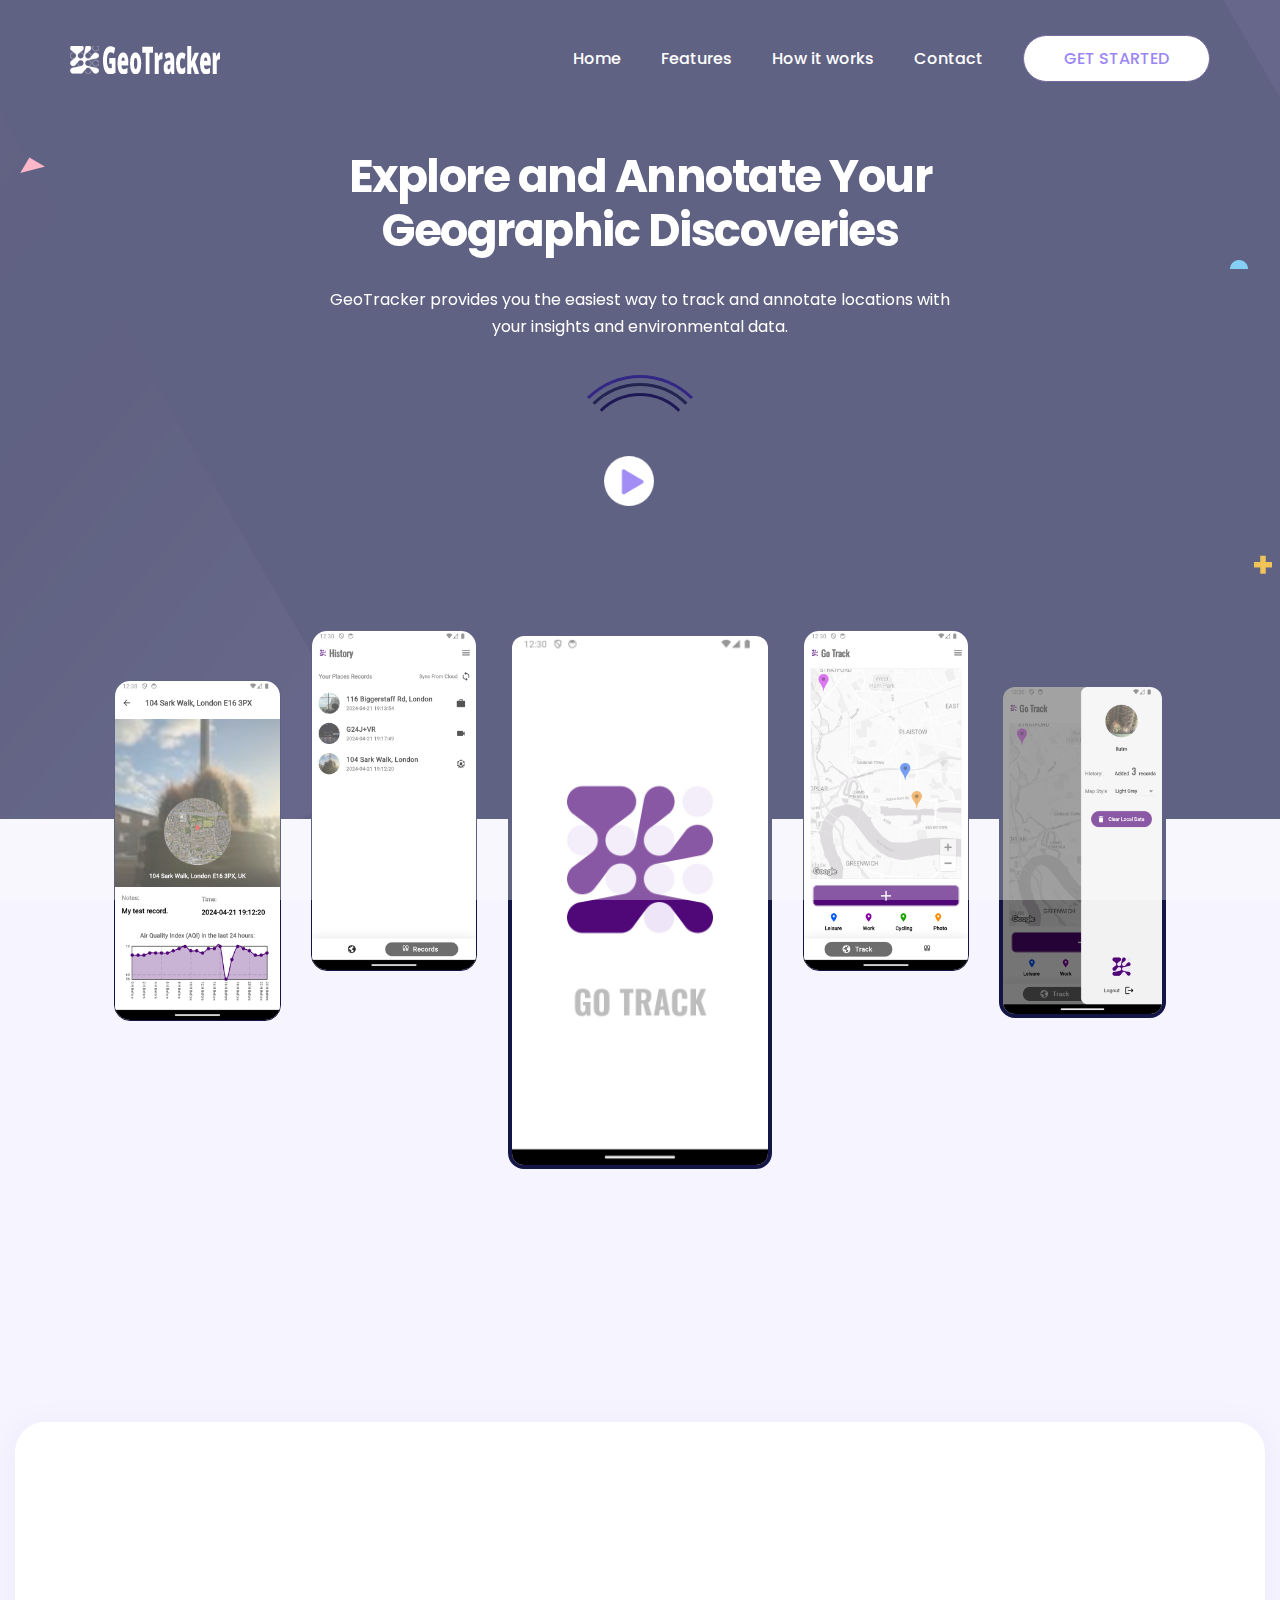
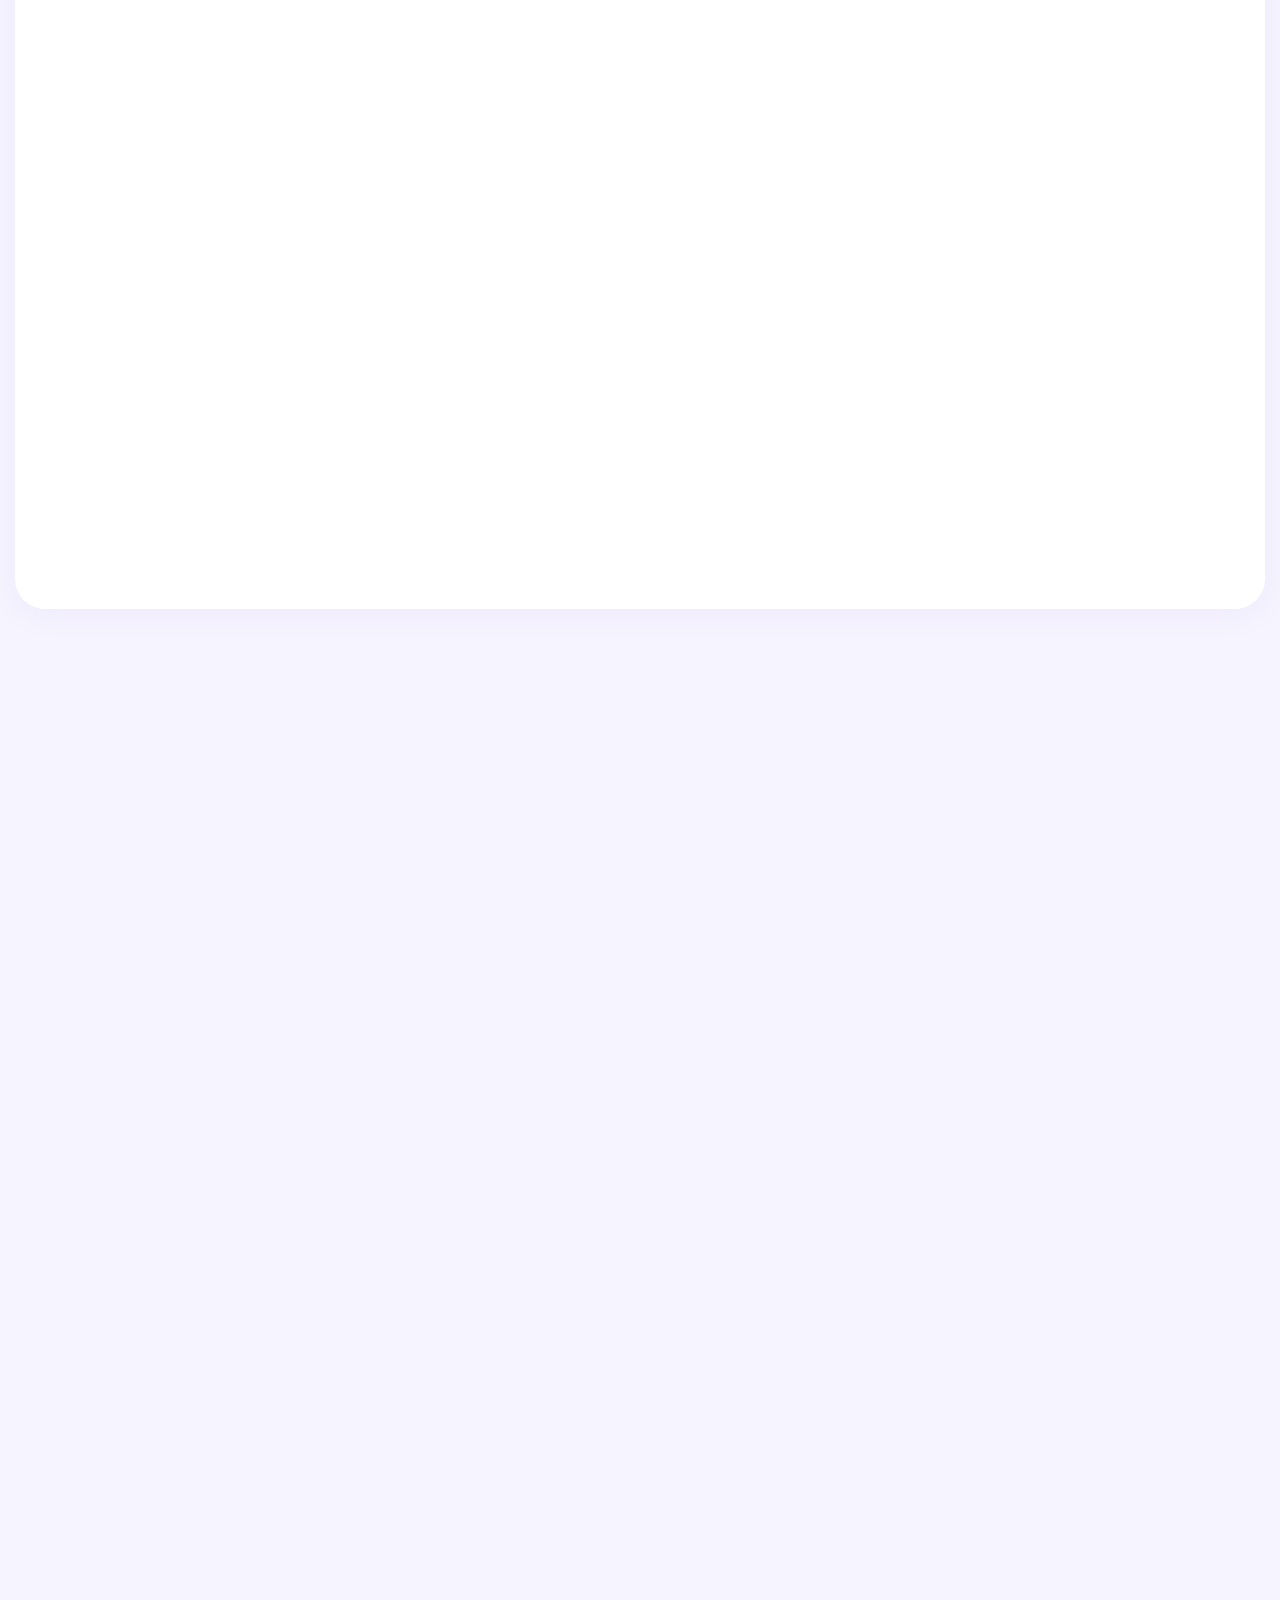
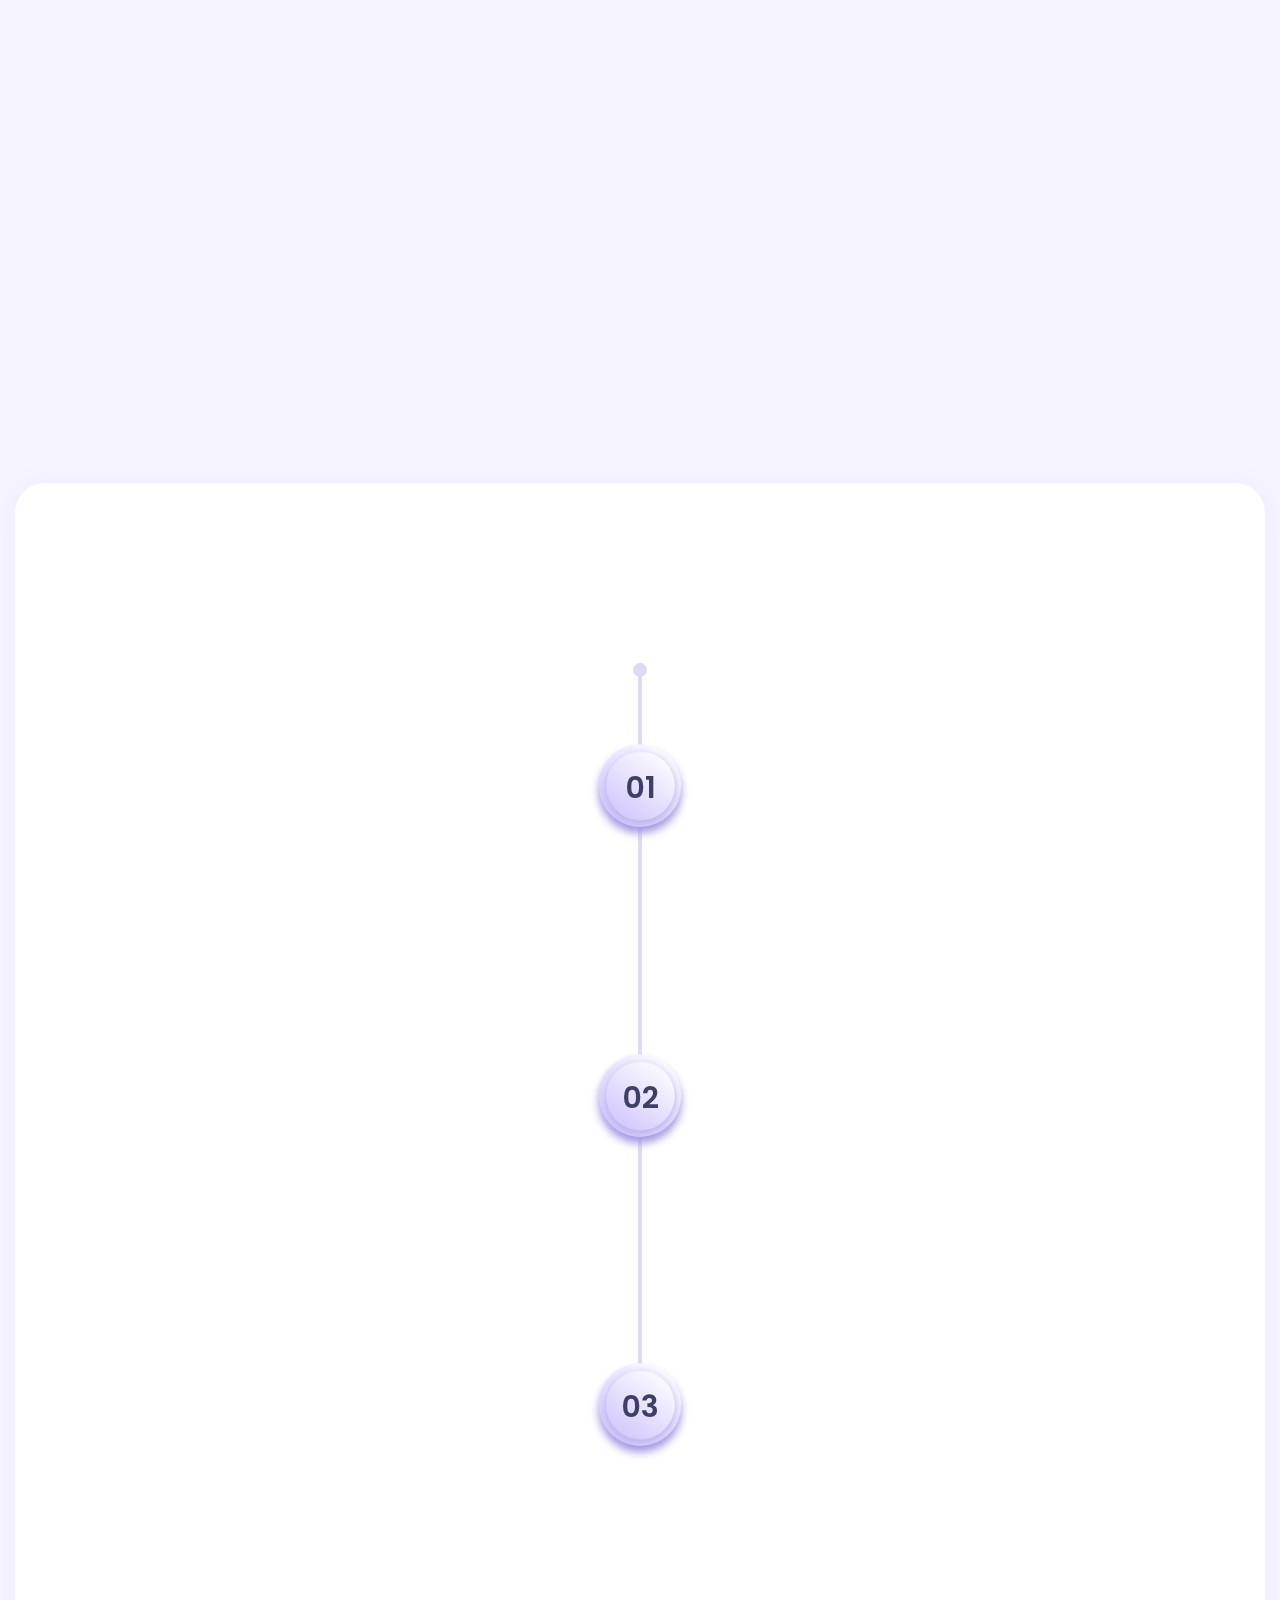
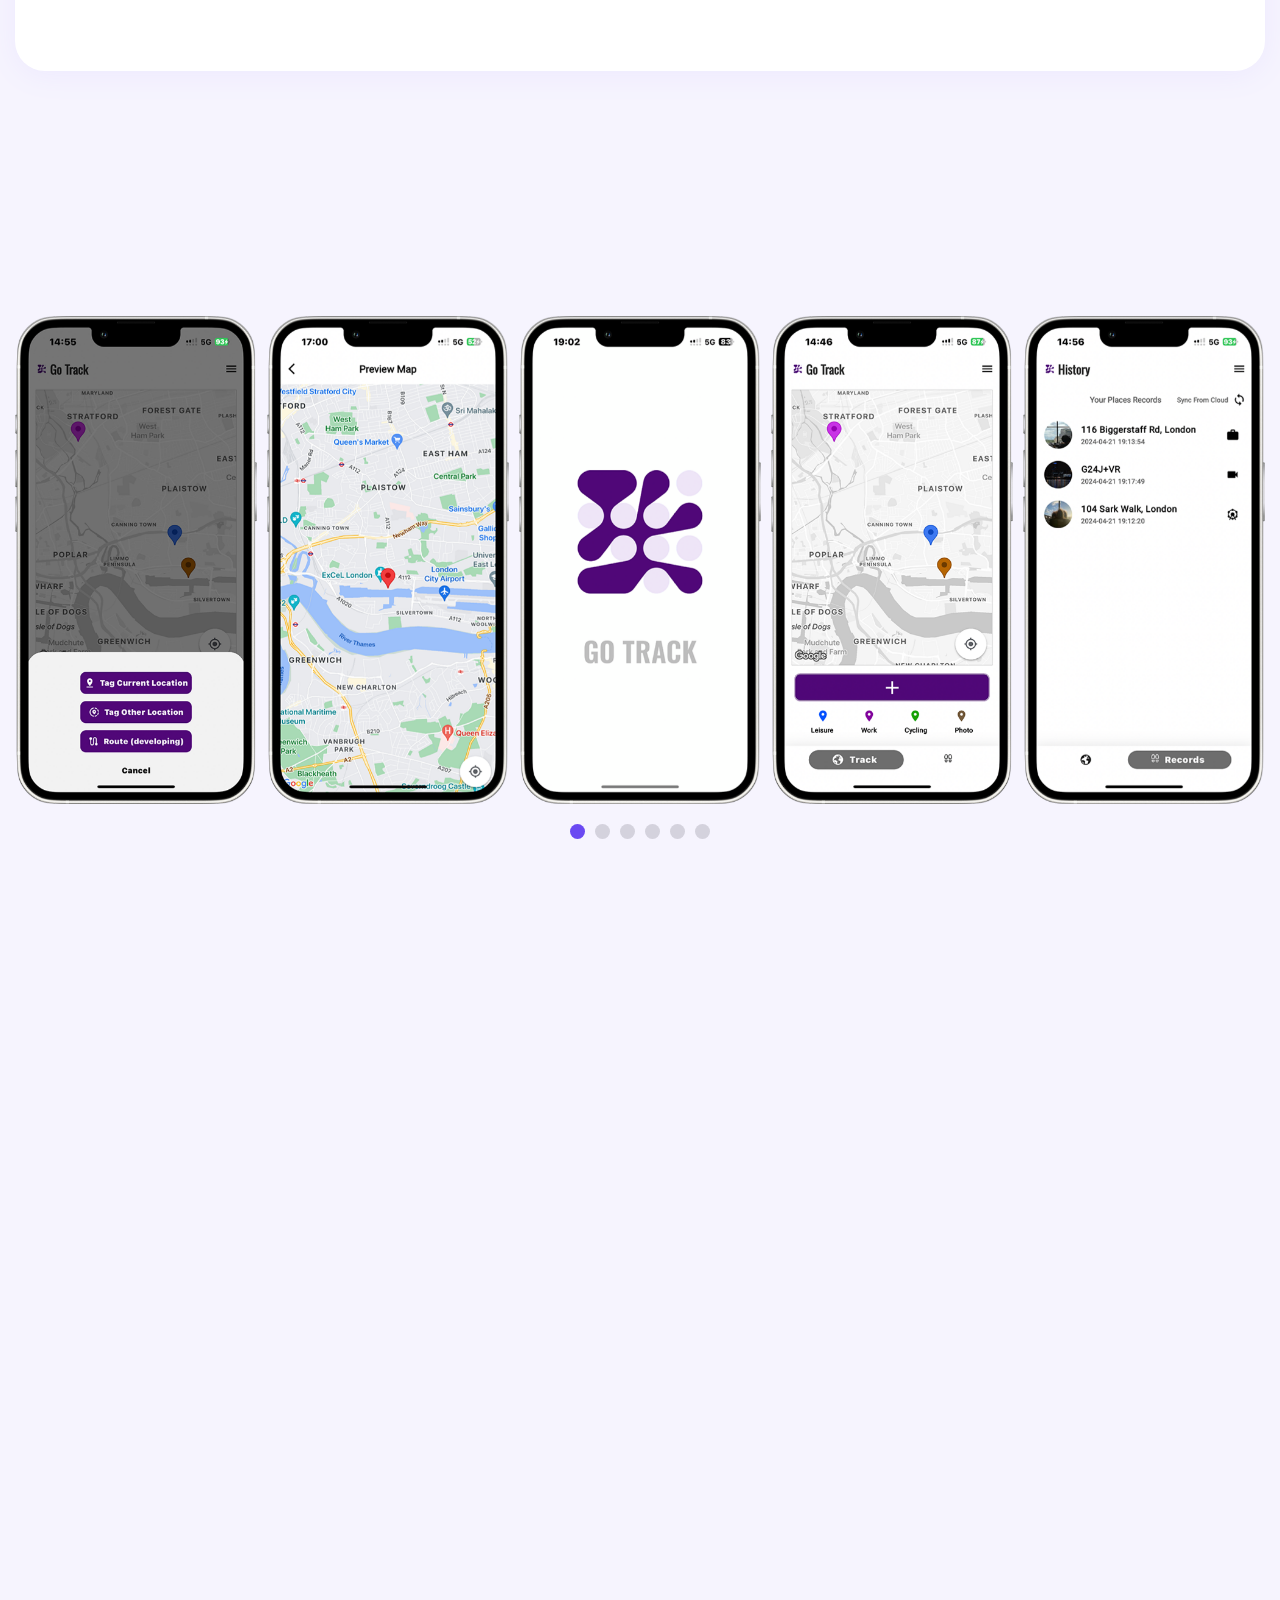
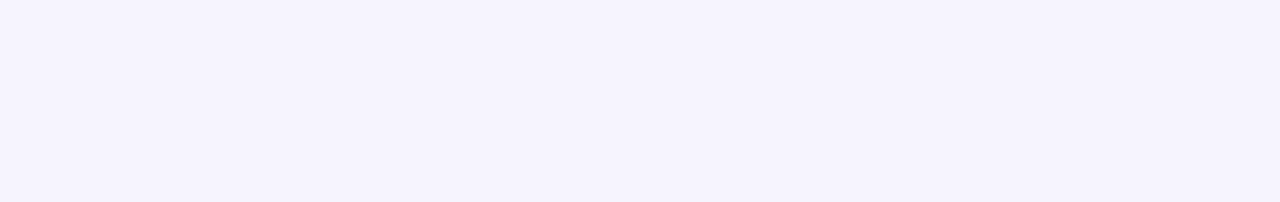
<file: docs/index.html>
<!DOCTYPE html>
<html lang="en">

<head>

  <meta charset="UTF-8">
  <meta http-equiv="X-UA-Compatible" content="IE=edge">
  <meta name="viewport" content="width=device-width, initial-scale=1.0">
  <title>GeoTracker - App Landing Page</title>

  <!-- icofont-css-link -->
  <link rel="stylesheet" href="css/icofont.min.css">
  <!-- Owl-Carosal-Style-link -->
  <link rel="stylesheet" href="css/owl.carousel.min.css">
  <!-- Bootstrap-Style-link -->
  <link rel="stylesheet" href="css/bootstrap.min.css">
  <!-- Aos-Style-link -->
  <link rel="stylesheet" href="css/aos.css">
  <!-- Coustome-Style-link -->									
  <link rel="stylesheet" href="css/style.css">
  <!-- Responsive-Style-link -->
  <link rel="stylesheet" href="css/responsive.css">		
  <!-- Favicon -->	
  					
  <link rel="shortcut icon" href="images/favicon.png" type="image/x-icon">

</head>

<body>

  <!-- Page-wrapper-Start -->
  <div class="page_wrapper">

    <!-- Preloader -->
    <div id="preloader">
      <div id="loader"></div>
    </div>

    <!-- Header Start -->
    <header>
      <!-- container start -->
      <div class="container">
      	<!-- navigation bar -->
        <nav class="navbar navbar-expand-lg">
          <a class="navbar-brand" href="#">
            <img src="images/logo.png" alt="image" >
          </a>
          <button class="navbar-toggler" type="button" data-toggle="collapse" data-target="#navbarSupportedContent"
            aria-controls="navbarSupportedContent" aria-expanded="false" aria-label="Toggle navigation">
            <span class="navbar-toggler-icon">
              <!-- <i class="icofont-navigation-menu ico_menu"></i> -->
              <div class="toggle-wrap">
                <span class="toggle-bar"></span>
              </div>
            </span>
          </button>

          <div class="collapse navbar-collapse" id="navbarSupportedContent">
            <ul class="navbar-nav ml-auto">
              <li class="nav-item active">
                <a class="nav-link" href="index.html">Home</a>
              </li>
              <li class="nav-item">
                <a class="nav-link" href="#features">Features</a>
              </li>
              <li class="nav-item">
                <a class="nav-link" href="#how_it_work">How it works</a>
              </li>
              
              <li class="nav-item">
                <a class="nav-link" href="contact.html">Contact</a>
              </li>
              <li class="nav-item">
                <a class="nav-link dark_btn" href="https://github.com/Tianming-Liu/CASA0015-Mobile-System/releases/tag/v2.0.0">GET STARTED</a>
              </li>
            </ul>
          </div>
        </nav>
        <!-- navigation end -->
      </div>
      <!-- container end -->
    </header>

    <!-- Banner-Section-Start -->
    <section class="banner_section">
      <!-- container start -->
      <div class="container">
        <!-- row start -->
        <div class="row">
          <!-- shape animation  -->
          <span class="banner_shape1"> <img src="images/banner-shape1.png" alt="image" > </span>
          <span class="banner_shape2"> <img src="images/banner-shape2.png" alt="image" > </span>
          <span class="banner_shape3"> <img src="images/banner-shape3.png" alt="image" > </span>

          <div class="col-lg-8 col-md-12 mx-auto"  data-aos="fade-right" data-aos-duration="1500">
          	<!-- banner text -->
            <div class="banner_text">
              <!-- h1 -->
              <h1>Explore and Annotate Your Geographic Discoveries</h1>
              <!-- p -->
              <p>GeoTracker provides you the easiest way to track and annotate locations with your insights and environmental data. </p>
              </p>
            </div>

            <!-- video start -->
            <div class="yt_video" data-aos="fade-in" data-aos-duration="1500">
              <div class="thumbnil">
                <a class="popup-youtube play-button" data-url="https://vimeo.com/937945324?share=copy" data-toggle="modal" data-target="#myModal" title="XJj2PbenIsU">
                  <span class="play_btn">
                    <img src="images/play_icon.png" alt="image" >
                    <div class="waves-block">
                      <div class="waves wave-1"></div>
                      <div class="waves wave-2"></div>
                      <div class="waves wave-3"></div>
                    </div>
                  </span>
                </a>
              </div>
            </div>
            <!-- video end -->

          </div>

        </div>
        <!-- row end -->
      </div>
      <!-- container end -->

      <!-- banner images start -->
          <div class="container-fluid"  data-aos="fade-in" data-aos-duration="1500">
            <div class="banner_images">
              <div class="row d-flex justify-content-center">
                <!-- screen 1 -->
                <div class="col-md-2 col-lg-2 col-sm-4 col-xs-4 d-none d-lg-block">
                    <div class="banner_screen screen1">
                    <img class="moving_position_animatin" src="images/banner_replace5.png" alt="image" >
                    </div>
                </div>

                <!-- screen 2 -->
                <div class="col-md-4 col-lg-2 col-sm-4 col-xs-4">
                    <div class="banner_screen screen2">
                    <img class="moving_animation" src="images/banner_replace4.png" alt="image" >
                    </div>
                </div>

                <!-- screen 3 -->
                <div class="col-md-4 col-lg-3 col-sm-4 col-xs-4">
                    <div class="banner_screen screen3">
                    <img class="moving_position_animatin" src="images/banner_replace1.png" alt="image" >
                    </div>
                </div>

                <!-- screen 4 -->
                <div class="col-md-4 col-lg-2 col-sm-4 col-xs-4">
                    <div class="banner_screen screen4">
                    <img class="moving_animation" src="images/banner_replace2.png" alt="image" >
                    </div>
                </div>

                <!-- screen 5 -->
                <div class="col-md-2 col-lg-2 col-sm-4 col-xs-4 d-none d-lg-block">
                    <div class="banner_screen screen5">
                    <img class="moving_position_animatin" src="images/banner_replace3.png" alt="image" >
                    </div>
                </div>
              </div>

            </div>
          </div>
          <!-- banner images end -->
    </section>
    <!-- Banner-Section-end -->

    <!-- Download button  Section start -->
    <section class="row_am download_section">
      <!-- container start -->
      <div class="container">
        <!-- icon start -->
            <ul class="app_btn" data-aos="fade-in" data-aos-duration="1500">
              <li>
                <a href="#" class="app_store">
                  <img class="blue_img" src="images/github_blue.png" alt="image" >
                  <img class="white_img" src="images/github_white.png" alt="image" >
                </a>
              </li>
              <!-- <li>
                <a href="#">
                  <img class="blue_img" src="images/googleplay_blue.png" alt="image" >
                  <img class="white_img" src="images/googleplay_white.png" alt="image" >
                </a>
              </li> -->
            </ul>
        <!-- icon  end -->
      </div>
      <!-- container end -->
    </section>
    <!-- Download button Section Section ends -->

    <!-- Features-Section-Start -->
    <section class="row_am features_section" id="features">
      <!-- container start -->
      <div class="container">
        <div class="features_inner">
          <div class="section_title" data-aos="fade-up" data-aos-duration="1500" data-aos-delay="300">
            <!-- h2 -->
            <h2><span>Features</span> that makes app different!</h2>
            <!-- p -->
            <p>Navigate geographic data effortlessly with intuitive tabs.</p>
          </div>
          
          <!-- story -->
          <div class="features_block">
            <div class="row">
            <div class="col-md-4">
                <div class="feature_box" data-aos="fade-up" data-aos-duration="1500">
                    <div class="image">
                      <img src="images/feature2_replace.png" alt="image" >
                    </div>
                    <div class="text">
                      <h4>Environmental Data</h4>
                      <p>GeoTracker will record the Air Quality Data in the past 24 hours for you from Google API. You can annotate with environmental insights.</p>
                    </div>
                </div>
            </div>

            <div class="col-md-4">
                <div class="feature_box" data-aos="fade-up" data-aos-duration="1700">
                    <div class="image">
                      <img src="images/feature1_replace.png" alt="image" >
                    </div>
                    <div class="text">
                      <h4>Personal Annotation</h4>
                      <p>You can annotate the real time location or any other location on the planet with notes and images at the same time!</p>
                    </div>
                </div>
            </div>

            <div class="col-md-4">
                <div class="feature_box" data-aos="fade-up" data-aos-duration="1900">
                    <div class="image">
                      <img src="images/feature3_replace.png" alt="image" >
                    </div>
                    <div class="text">
                      <h4>Data across devices</h4>
                      <p>Your data is stored both locally and in the cloud for later request across devices. Reliable Database Service from Google Firebase.</p>
                    </div>
                </div>
            </div>
          </div>

          </div>

        </div>

      </div>
      <!-- container end -->
    </section>
    <!-- Features-Section-end -->

    <!-- About-App-Section-Start -->
    <section class="row_am about_app_section">
      <!-- container start -->
      <div class="container">
      	<!-- row start -->
        <div class="row">
          <div class="col-lg-6">

          	<!-- about images -->
            <div class="about_img" data-aos="fade-in" data-aos-duration="1500">
              <div class="frame_img">
                <img class="moving_position_animatin" src="images/about_frame.png" alt="image" >
              </div>
              <div class="screen_img">
                <img class="moving_animation" src="images/about-screen.png" alt="image" >
              </div>
            </div>
          </div>
          <div class="col-lg-6">

          	<!-- about text -->
            <div class="about_text">
              <div class="section_title" data-aos="fade-up" data-aos-duration="1500" data-aos-delay="100">

                <h2>Explore <span>GeoTracker,</span> Your Environmental Insight Tool</h2>

                <!-- UL -->
                <ul class="list">
                <li data-aos="fade-up" data-aos-duration="1500">
                  <i class="icofont-verification-check"></i> <strong>Not just data,</strong> GeoTracker enables you to personalize your environmental interaction. Annotate any location on the planet with real-time notes and images, capturing your moments and thoughts precisely where and when they happen.
                </li>
                <li data-aos="fade-up" data-aos-duration="1500">
                  <i class="icofont-verification-check"></i><strong>Always at your fingertips,</strong> GeoTracker understands the need for accessibility and reliability. Your environmental readings and personal annotations are securely stored both locally and in the cloud. Thanks to our robust integration with Google Firebase, you can access your data across devices anytime.
                </li>
                <li data-aos="fade-up" data-aos-duration="1500">
                  <i class="icofont-verification-check"></i> <strong>Enhance your interaction with the world around</strong>through detailed environmental data and personal annotations. With GeoTracker, gain unparalleled insights into the air quality around you.Our app retrieves and records the Air Quality Data for the past 24 hours using the Google API.
                </li>
              </ul>
              </div>

              <a href="#" class="btn puprple_btn" data-aos="fade-in" data-aos-duration="1500">START FREE TRIAL</a>
            </div>
          </div>
        </div>
        <!-- row end -->
      </div>
      <!-- container end -->
    </section>
    <!-- About-App-Section-end -->

    <!-- ModernUI-Section-Start -->
    <section class="row_am modern_ui_section">
      <!-- container start -->
      <div class="container">
      	<!-- row start -->
        <div class="row">
          <div class="col-lg-6">
          	<!-- UI content -->
            <div class="ui_text">
              <div class="section_title" data-aos="fade-up" data-aos-duration="1500" data-aos-delay="100">
                <h2>Elegant Interface with <span>Intuitive Navigation</span></h2>
                <p>
                  Crafted for clarity and ease of use, GeoTracker’s modern UI design puts the information you need at your fingertips. Our interface harmonizes with your environmental exploration, delivering both the depth of data and the simplicity of design.
                </p>
              </div>
              <ul class="design_block">
                <li data-aos="fade-up" data-aos-duration="1500">
                  <h4>Intuitive Design</h4>
                  <p>Navigating environmental data is now more straightforward than ever with GeoTracker. We’ve provided you with an effortless way to access and understand the data that matters most to you.
                  </p>
                </li>
                <li data-aos="fade-up" data-aos-duration="1500">
                  <h4>Seamless Sync</h4>
                  <p>Synchronize data across devices, work on the data collecting with your whole team with GeoTracker.</p>
                </li>
              </ul>
            </div>
          </div>
          <div class="col-lg-6">
          	<!-- UI Image -->
            <div class="ui_images" data-aos="fade-in" data-aos-duration="1500">
              <div class="left_img">
                <img class="moving_position_animatin" src="images/modern01.png" alt="image" >
              </div>
              <!-- UI Image -->
              <div class="right_img">
                <img class="moving_position_animatin" src="images/secure_data.png" alt="image" >
                <img class="moving_position_animatin" src="images/modern02.png" alt="image" >
                <img class="moving_position_animatin" src="images/modern03.png" alt="image" >
              </div>
            </div>
          </div>
        </div>
        <!-- row end -->
      </div>
      <!-- container end -->
    </section>
    <!-- ModernUI-Section-end -->

    <!-- How-It-Workes-Section-Start -->
    <section class="row_am how_it_works" id="how_it_work">
      <!-- container start -->
      <div class="container">
        <div class="how_it_inner">
          <div class="section_title" data-aos="fade-up" data-aos-duration="1500" data-aos-delay="300">
          	<!-- h2 -->
            <h2><span>How it works</span> - 3 easy steps</h2>
            <!-- p -->
            <p>Follow the easiest steps to get started with the app.
            </p>
          </div>
          <div class="step_block">
          	<!-- UL -->
            <ul>
              <!-- step -->
              <li>
                <div class="step_text" data-aos="fade-right" data-aos-duration="1500">
                  <h4>Download app</h4>
                  <div class="app_icon">
                    <a href="#"><i class="icofont-brand-android-robot"></i></a>
                    <a href="#"><i class="icofont-brand-apple"></i></a>
                  </div>
                  <p>Download App either for IOS or ANDROID from Github Release.</p>
                </div>
                <div class="step_number">
                  <h3>01</h3>
                </div>
                <div class="step_img" data-aos="fade-left" data-aos-duration="1500">
                  <img src="images/step01.png" alt="image" >
                </div>
              </li>

              <!-- step -->
              <li>
                <div class="step_text" data-aos="fade-left" data-aos-duration="1500">
                  <h4>Create account</h4>
                  <span>Use your Email Address to register</span>
                  <p>Sign up free for App account. One account for all devices.</p>
                </div>
                <div class="step_number"> 
                  <h3>02</h3>
                </div>
                <div class="step_img" data-aos="fade-right" data-aos-duration="1500">
                  <img src="images/step02.png" alt="image" >
                </div>
              </li>

              <!-- step -->
              <li>
                <div class="step_text" data-aos="fade-right" data-aos-duration="1500">
                  <h4>It’s done, enjoy the app</h4>
                  <p>Get most amazing app experience,Explore and share the app</p>
                </div>
                <div class="step_number">
                  <h3>03</h3>
                </div>
                <div class="step_img" data-aos="fade-left" data-aos-duration="1500">
                  <img src="images/step03.png" alt="image" >
                </div>
              </li>
            </ul>
          </div>
        </div>

      </div>
      <!-- container end -->
    </section>
    <!-- How-It-Workes-Section-end -->

    <!-- Beautifull-interface-Section start -->
    <section class="row_am interface_section">
	  <!-- container start -->
      <div class="container-fluid">
        <div class="section_title" data-aos="fade-up" data-aos-duration="1500" data-aos-delay="300">
            <!-- h2 -->
            <h2>Beautifull <span>interface</span></h2>
            <!-- p -->
            <p>
              We use purple as the main color for the app, which is a color that represents creativity, wisdom, and peace. It is also a color that represents the future, the imagination, and dreams.
            </p>
        </div>

          <!-- screen slider start -->
          <div class="screen_slider" >
            <div id="screen_slider" class="owl-carousel owl-theme">
              <div class="item">
                    <img src="images/screen_01.png" alt="image" >
              </div>
              <div class="item">
                    <img src="images/screen_02.png" alt="image" >
              </div>
              <div class="item">
                    <img src="images/screen_03.png" alt="image" >
              </div>
              <div class="item">
                    <img src="images/screen_04.png" alt="image" >
              </div>
              <div class="item">
                    <img src="images/screen_05.png" alt="image" >
              </div>
              <div class="item">
                    <img src="images/screen_06.png" alt="image" >
              </div>
          </div>
          </div>
          <!-- screen slider end -->
      </div>
      <!-- container end -->
    </section>
    <!-- Beautifull-interface-Section end -->

    <!-- Download-Free-App-section-Start  -->
    <section class="row_am free_app_section" id="getstarted">
    	<!-- container start -->
        <div class="container">
            <div class="free_app_inner" data-aos="fade-in" data-aos-duration="1500" data-aos-delay="100"> 
              	<!-- row start -->
                <div class="row">
                	<!-- content -->
                    <div class="col-md-6">
                        <div class="free_text">
                            <div class="section_title">
                                <h2>Let’s download free from GitHub Release Page</h2>
                                <p>Check the latest release version in the GitHub Page, more functionalities about route tracking will come soon.</p>
                            </div>
                            <ul class="app_btn">
                              <li>
                                <a href="https://github.com/Tianming-Liu/CASA0015-Mobile-System">
                                  <img src="images/github_blue.png" alt="image" >
                                </a>
                              </li>
                              <!-- <li>
                                <a href="#">
                                  <img src="images/googleplay_blue.png" alt="image" >
                                </a>
                              </li> -->
                            </ul>
                        </div>
                    </div>

                    <!-- images -->
                    <div class="col-md-6">
                        <div class="free_img">
                            <img src="images/download_replace02.png" alt="image" >
                            <img class="mobile_mockup" src="images/download_replace_01.png" alt="image" >
                        </div>
                    </div>
                </div>
                <!-- row end -->
            </div>
        </div>
        <!-- container end -->
    </section>
    <!-- Download-Free-App-section-end  -->
    
  <!-- VIDEO MODAL -->
  <div class="modal fade youtube-video" id="myModal" tabindex="-1" role="dialog" aria-labelledby="myModalLabel">
    <div class="modal-dialog" role="document">
        <div class="modal-content">
          <button id="close-video" type="button" class="button btn btn-default text-right" data-dismiss="modal">
            <i class="icofont-close-line-circled"></i>
          </button>
            <div class="modal-body">
                <div id="video-container" class="video-container">
                    <iframe id="youtubevideo" src="" width="640" height="360" frameborder="0" allowfullscreen></iframe>
                </div>        
            </div>
            <div class="modal-footer">
            </div>
        </div> 
    </div>
  </div>

  <div class="purple_backdrop"></div>

  </div>
  <!-- Page-wrapper-End -->

  <!-- Jquery-js-Link -->
  <script src="js/jquery.js"></script>
  <!-- owl-js-Link -->
  <script src="js/owl.carousel.min.js"></script>
  <!-- bootstrap-js-Link -->
  <script src="js/bootstrap.min.js"></script>
  <!-- aos-js-Link -->
  <script src="js/aos.js"></script>
  <!-- main-js-Link -->
  <script src="js/main.js"></script>

</body>

</html>
</file>
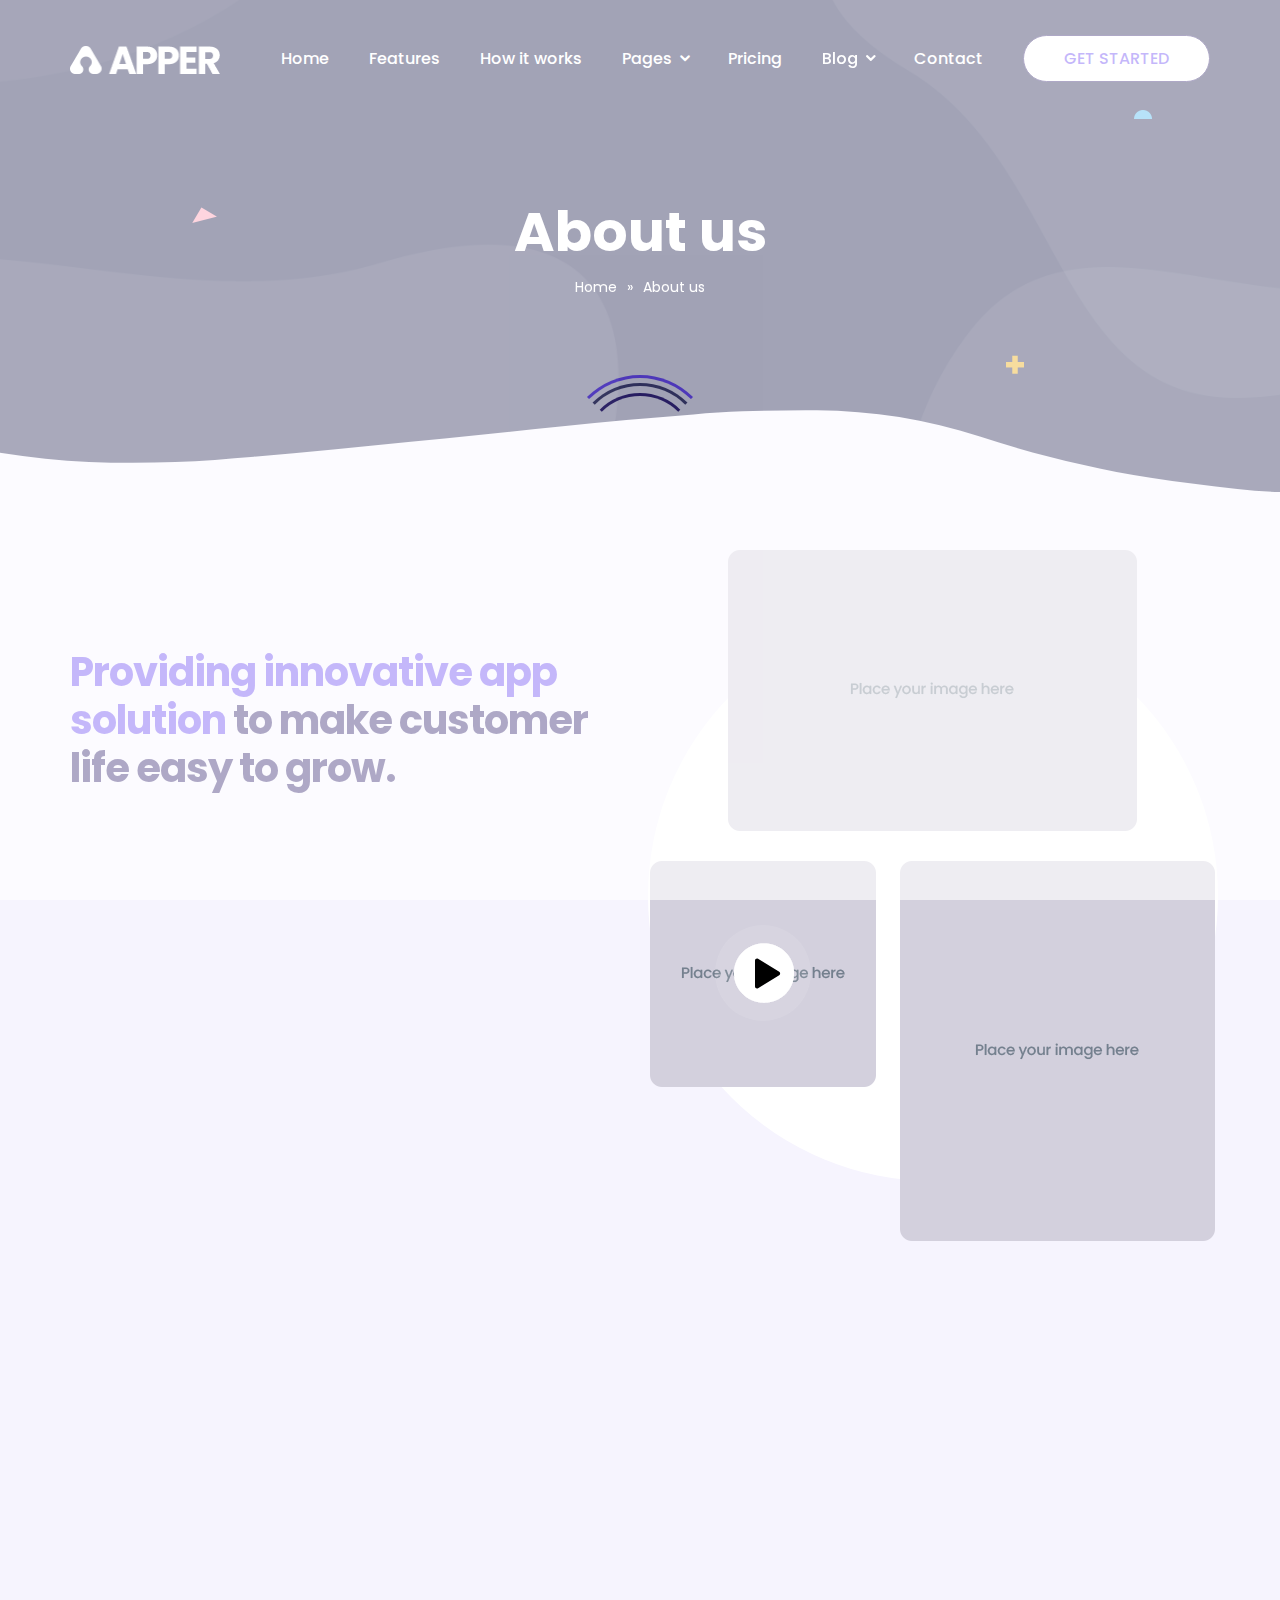
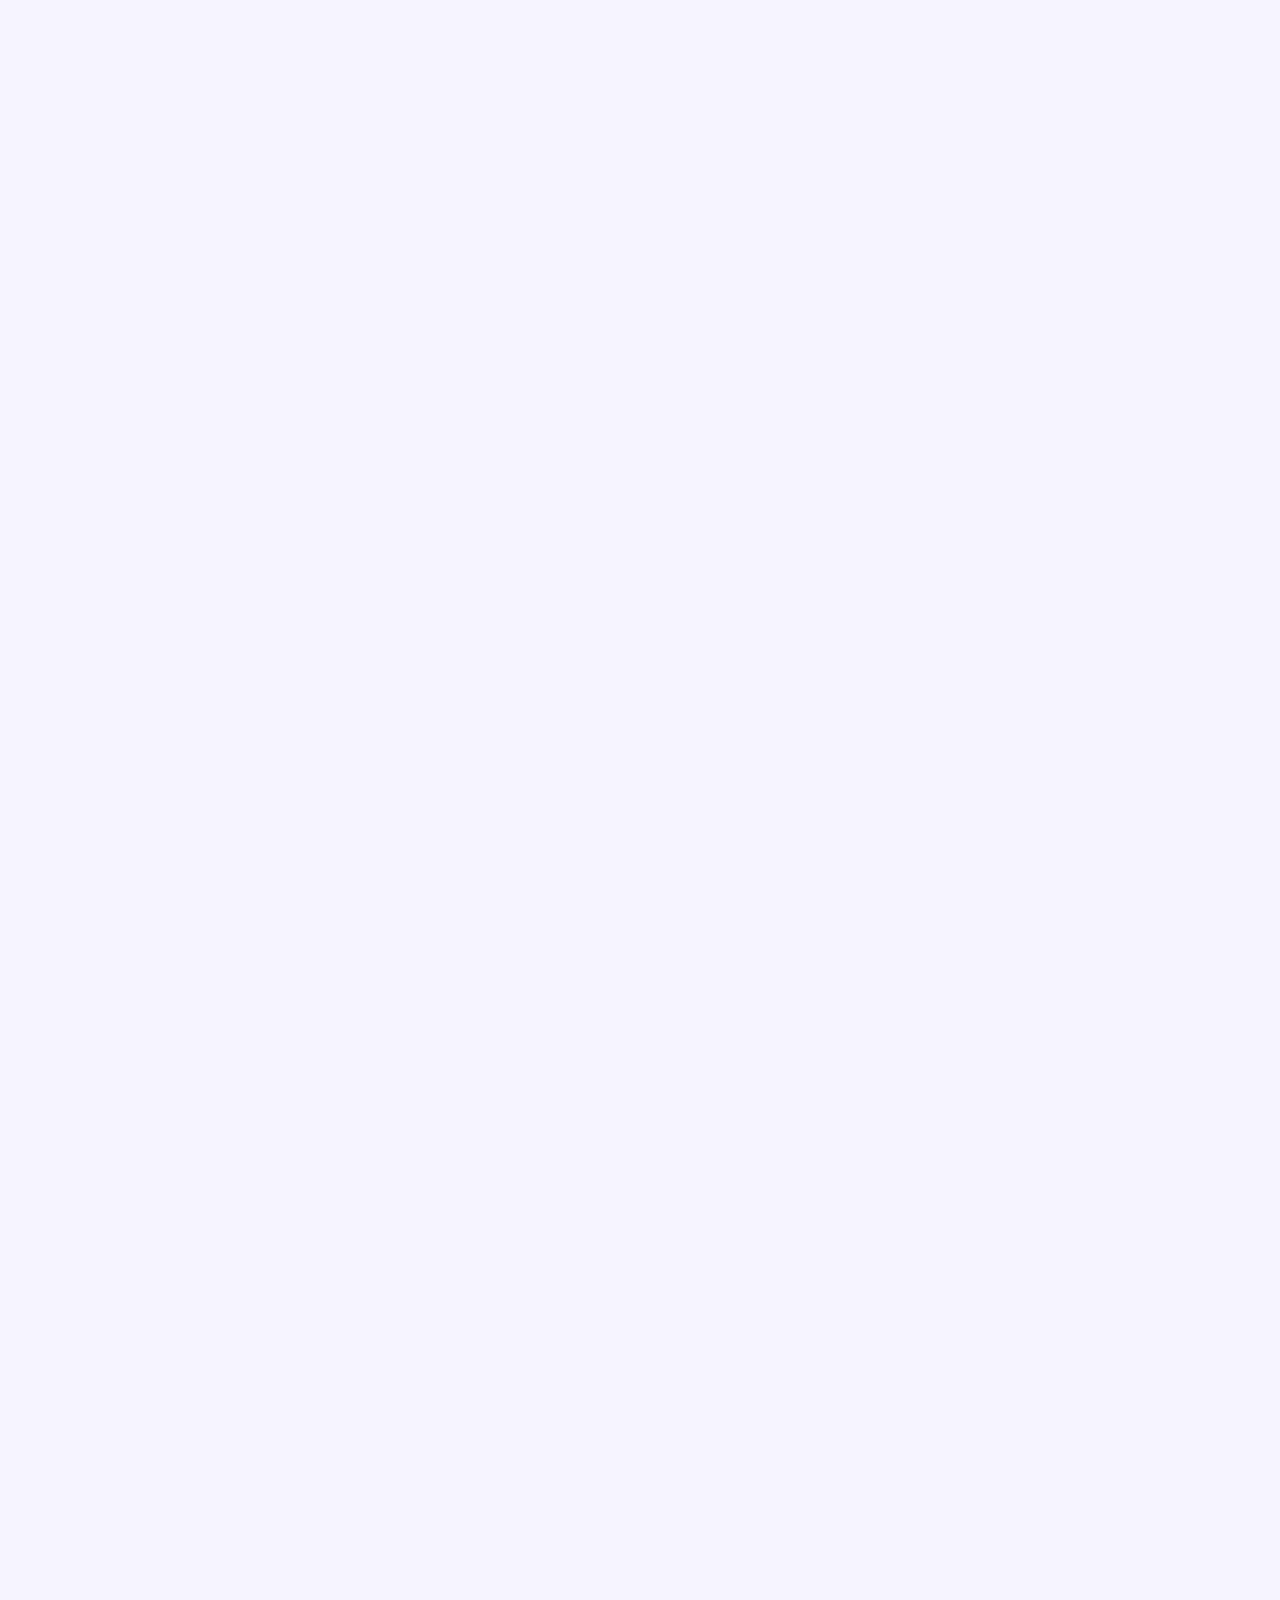
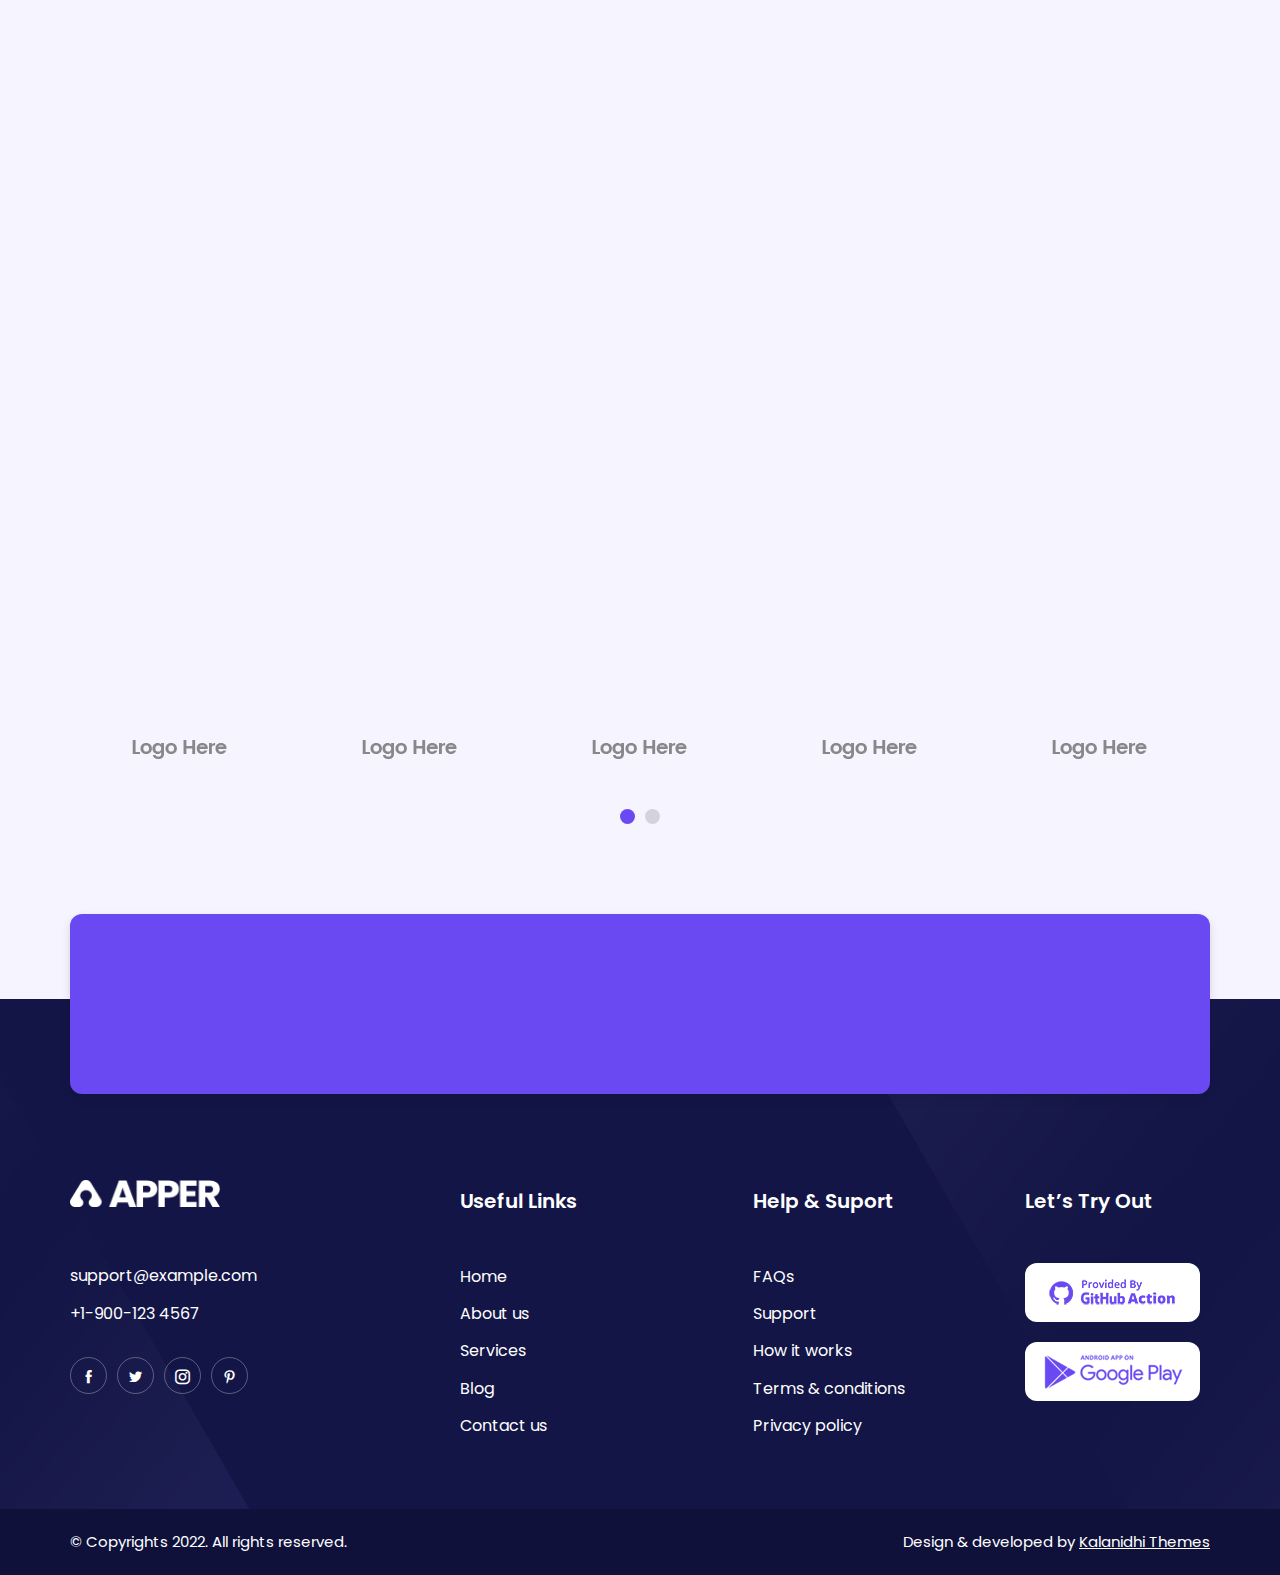
<file: docs/about.html>
<!DOCTYPE html>
<html lang="en">

<head>

  <meta charset="UTF-8">
  <meta http-equiv="X-UA-Compatible" content="IE=edge">
  <meta name="viewport" content="width=device-width, initial-scale=1.0">
  <title>About Us</title>

  <!-- icofont-css-link -->
  <link rel="stylesheet" href="css/icofont.min.css">
  <!-- Owl-Carosal-Style-link -->
  <link rel="stylesheet" href="css/owl.carousel.min.css">
  <!-- Bootstrap-Style-link -->
  <link rel="stylesheet" href="css/bootstrap.min.css">
  <!-- Aos-Style-link -->
  <link rel="stylesheet" href="css/aos.css">
  <!-- Coustome-Style-link -->
  <link rel="stylesheet" href="css/style.css">
  <!-- Responsive-Style-link -->
  <link rel="stylesheet" href="css/responsive.css">
  <!-- Favicon -->
  <link rel="shortcut icon" href="images/favicon.png" type="image/x-icon">

</head>

<body>

  <!-- Page-wrapper-Start -->
  <div class="page_wrapper">

    <!-- Preloader -->
    <div id="preloader">
      <div id="loader"></div>
    </div>

    <!-- Header Start -->
    <header class="white_header">
      <!-- container start -->
      <div class="container">
        <!-- navigation bar -->
        <nav class="navbar navbar-expand-lg">
           <a class="navbar-brand" href="index.html">
            <img src="images/footer_logo.png" alt="image">
          </a>
          <button class="navbar-toggler" type="button" data-toggle="collapse" data-target="#navbarSupportedContent"
            aria-controls="navbarSupportedContent" aria-expanded="false" aria-label="Toggle navigation">
            <span class="navbar-toggler-icon">
              <!-- <i class="icofont-navigation-menu ico_menu"></i> -->
              <div class="toggle-wrap">
                <span class="toggle-bar"></span>
              </div>
            </span>
          </button>

          <div class="collapse navbar-collapse" id="navbarSupportedContent">
            <ul class="navbar-nav ml-auto">
              <li class="nav-item active">
                <a class="nav-link" href="index.html">Home</a>
              </li>
              <li class="nav-item">
                <a class="nav-link" href="index.html#features">Features</a>
              </li>
              <li class="nav-item">
                <a class="nav-link" href="index.html#how_it_work">How it works</a>
              </li>
              
              <!-- secondery menu start -->
              <li class="nav-item has_dropdown">
                <a class="nav-link" href="#">Pages</a>
                <span class="drp_btn"><i class="icofont-rounded-down"></i></span>
                <div class="sub_menu">
                  <ul>
                    <li><a href="about.html">About Us</a></li>
                    <li><a href="reviews.html">Reviews</a></li>
                    <li><a href="contact.html">Contact Us</a></li>
                    <li><a href="faq.html">Faq</a></li>
                    <li><a href="sign-in.html">Sign In</a></li>
                    <li><a href="sign-up.html">Sign Up</a></li>
                    <li><a href="blog-list.html">Blog List</a></li>
                    <li><a href="blog-single.html">Blog Single</a></li>
                  </ul>
                </div>
              </li>
              <!-- secondery menu end -->

              <li class="nav-item">
                <a class="nav-link" href="pricing.html">Pricing</a>
              </li>
              
              <!-- secondery menu start -->
              <li class="nav-item has_dropdown">
                <a class="nav-link" href="#">Blog</a>
                <span class="drp_btn"><i class="icofont-rounded-down"></i></span>
                <div class="sub_menu">
                  <ul>
                    <li><a href="blog-list.html">Blog List</a></li>
                    <li><a href="blog-single.html">Blog Single</a></li>
                  </ul>
                </div>
              </li>
              <!-- secondery menu end -->
              
              <li class="nav-item">
                <a class="nav-link" href="contact.html">Contact</a>
              </li>
              <li class="nav-item">
                <a class="nav-link dark_btn" href="contact.html">GET STARTED</a>
              </li>
            </ul>
          </div>
        </nav>
        <!-- navigation end -->
      </div>
      <!-- container end -->
    </header>


    <!-- BredCrumb-Section -->
    <div class="bred_crumb">
      <div class="container">
        <!-- shape animation  -->
        <span class="banner_shape1"> <img src="images/banner-shape1.png" alt="image" > </span>
        <span class="banner_shape2"> <img src="images/banner-shape2.png" alt="image" > </span>
        <span class="banner_shape3"> <img src="images/banner-shape3.png" alt="image" > </span>

        <div class="bred_text">
          <h1>About us</h1>
          <ul>
            <li><a href="index.html">Home</a></li>
            <li><span>»</span></li>
            <li><a href="about.html">About us</a></li>
          </ul>
        </div>
      </div>
    </div>


    <!-- App-Solution-Section-Start -->
    <section class="row_am app_solution_section">
      <!-- container start -->
      <div class="container">
        <!-- row start -->
        <div class="row">
          <div class="col-lg-6">
            <!-- UI content -->
            <div class="app_text">
              <div class="section_title" data-aos="fade-up" data-aos-duration="1500" data-aos-delay="100">
                <h2><span>Providing innovative app solution</span> to make customer
                  life easy to grow.</h2>
              </div>
              <p data-aos="fade-up" data-aos-duration="1500">
                Lorem Ipsum is simply dummy text of the printing and type
                setting industry lorem Ipsum has been the industrys standard dummy text ever since the when an unknown
                printer took a galley of type and scrambled it to make a type specimen book. It has survived not only
                five centuries, but also the leap into electronic typesetting, remaining to make a type speci
                men book. It has survived essentially unchanged.
              </p>
              <p data-aos="fade-up" data-aos-duration="1500">
                Standard dummy text ever since the when an unknown printer took a galley of type and scrambled it to
                make a type specien book. It has survived not only five centuries, but also the leap into electronic
                typesetting.
              </p>
            </div>
          </div>
          <div class="col-lg-6">
            <div class="app_images" data-aos="fade-in" data-aos-duration="1500">
              <ul>
                <li><img src="images/abt_01.png" alt=""></li>
                <li>
                  <a class="popup-youtube play-button"
                    data-url="https://www.youtube.com/embed/tgbNymZ7vqY?autoplay=1&mute=1" data-toggle="modal"
                    data-target="#myModal" title="About Video">
                    <img src="images/abt_02.png" alt="">
                    <div class="waves-block">
                      <div class="waves wave-1"></div>
                      <div class="waves wave-2"></div>
                      <div class="waves wave-3"></div>
                    </div>
                    <span class="play_icon"><img src="images/play_black.png" alt="image"></span>
                  </a>
                </li>
                <li><img src="images/abt_03.png" alt=""></li>
              </ul>
            </div>
          </div>
        </div>
        <!-- row end -->
      </div>
      <!-- container end -->
    </section>
    <!-- App-Solution-Section-end -->


    <!-- Why we are section Start -->
    <section class="row_am why_we_section" data-aos="fade-in">
      <div class="why_inner">
        <div class="container">
          <div class="section_title" data-aos="fade-up" data-aos-duration="1500" data-aos-delay="100">
            <h2><span>Why we are different</span> from others!</h2>
            <p>Lorem Ipsum is simply dummy text of the printing and typese tting <br> indus orem Ipsum has beenthe standard
              dummy.</p>
          </div>
          <div class="row">
            <div class="col-md-6 col-lg-3">
              <div class="why_box" data-aos="fade-up" data-aos-duration="1500" data-aos-delay="100">
                <div class="icon">
                  <img src="images/secure.png" alt="image">
                </div>
                <div class="text">
                  <h3>Secure code</h3>
                  <p>Lorem Ipsum is simply dummy text of the printing and type
                    setting indus ideas.
                  </p>
                </div>
              </div>
            </div>
            <div class="col-md-6 col-lg-3">
              <div class="why_box" data-aos="fade-up" data-aos-duration="1500" data-aos-delay="200">
                <div class="icon">
                  <img src="images/abt_functional.png" alt="image">
                </div>
                <div class="text">
                  <h3>Fully functional</h3>
                  <p>Simply dummy text of the printing and typesetting indus lorem Ipsum is dummy.</p>
                </div>
              </div>
            </div>
            <div class="col-md-6 col-lg-3">
              <div class="why_box" data-aos="fade-up" data-aos-duration="1500" data-aos-delay="300">
                <div class="icon">
                  <img src="images/communication.png" alt="image">
                </div>
                <div class="text">
                  <h3>Best communication</h3>
                  <p>Lorem Ipsum is simply dummy text of the printing and type
                    setting indus ideas.
                  </p>
                </div>
              </div>
            </div>
            <div class="col-md-6 col-lg-3">
              <div class="why_box" data-aos="fade-up" data-aos-duration="1500" data-aos-delay="400">
                <div class="icon">
                  <img src="images/abt_support.png" alt="image">
                </div>
                <div class="text">
                  <h3>24-7 Support</h3>
                  <p>Simply dummy text of the printing and typesetting indus lorem Ipsum is dummy.</p>
                </div>
              </div>
            </div>
          </di>
        </div>
      </div>
    </section>


    <!-- About-App-Section-Start -->
    <section class="row_am about_app_section about_page_sectino">
      <!-- container start -->
      <div class="container">
        <!-- row start -->
        <div class="row">
          <div class="col-lg-6">
            <!-- about images -->
            <div class="abt_img" data-aos="fade-in" data-aos-duration="1500">
                <img src="images/about_main.png" alt="image">
            </div>
          </div>
          <div class="col-lg-6">
            <!-- about text -->
            <div class="about_text">
              <div class="section_title" data-aos="fade-up" data-aos-duration="1500" data-aos-delay="100">
                <!-- h2 --> 
                <h2> <span>We focus on quality,</span> never
                  focus on quantity</h2>
                <!-- p -->
                <p>
                  Lorem Ipsum is simply dummy text of the printing and typesetting industry lorem Ipsum has been the industrys standard dummy text ever since the when an unknown printer took a galley of type and.
                </p>
              </div>
              <!-- UL -->
              <ul class="app_statstic" id="counter" data-aos="fade-in" data-aos-duration="1500">
                <li>
                  <div class="icon">
                    <img src="images/download.png" alt="image">
                  </div>
                  <div class="text">
                    <p><span class="counter-value" data-count="17">0</span><span>M+</span></p>
                    <p>Download</p>
                  </div>
                </li>
                <li>
                  <div class="icon">
                    <img src="images/followers.png" alt="image">
                  </div>
                  <div class="text">
                    <p><span class="counter-value" data-count="08">0 </span><span>M+</span></p>
                    <p>Followers</p>
                  </div>
                </li>
                <li>
                  <div class="icon">
                    <img src="images/reviews.png" alt="image">
                  </div>
                  <div class="text">
                    <p><span class="counter-value" data-count="2300">1500</span><span>+</span></p>
                    <p>Reviews</p>
                  </div>
                </li>
                <li>
                  <div class="icon">
                    <img src="images/countries.png" alt="image">
                  </div>
                  <div class="text">
                    <p><span class="counter-value" data-count="150">0</span><span>+</span></p>
                    <p>Countries</p>
                  </div>
                </li>
              </ul>
              <!-- UL end -->
            </div>
          </div>
        </div>
        <!-- row end -->
      </div>
      <!-- container end -->
    </section>
    <!-- About-App-Section-end -->


    <!--Experts Team Section Start  -->
    <section class="row_am experts_team_section">
      <div class="container">
        <div class="section_title" data-aos="fade-up" data-aos-duration="1500" data-aos-delay="100">
          <!-- h2 --> 
          <h2> Meet our <span> experts </span></h2>
          <!-- p -->
          <p>
            Lorem Ipsum is simply dummy text of the printing and typese tting <br> indus orem Ipsum has beenthe standard dummy.
          </p>
        </div>
        <div class="row">
          <div class="col-md-6 col-lg-3"  data-aos="fade-up" data-aos-duration="1500" data-aos-delay="100">
            <div class="experts_box">
              <img src="images/experts_01.png" alt="image">
              <div class="text">
                <h3>Steav Joe</h3>
                <span>CEO & Co-Founder</span>
                <ul class="social_media">
                  <li><a href="#"><i class="icofont-facebook"></i></a></li>
                  <li><a href="#"><i class="icofont-twitter"></i></a></li>
                  <li><a href="#"><i class="icofont-instagram"></i></a></li>
                </ul>
              </div>
            </div>
          </div>
          <div class="col-md-6 col-lg-3"  data-aos="fade-up" data-aos-duration="1500" data-aos-delay="200">
            <div class="experts_box">
              <img src="images/experts_02.png" alt="image">
              <div class="text">
                <h3>Mark Dele</h3>
                <span>Co-Founder</span>
                <ul class="social_media">
                  <li><a href="#"><i class="icofont-facebook"></i></a></li>
                  <li><a href="#"><i class="icofont-twitter"></i></a></li>
                  <li><a href="#"><i class="icofont-instagram"></i></a></li>
                </ul>
              </div>
            </div>
          </div>
          <div class="col-md-6 col-lg-3"  data-aos="fade-up" data-aos-duration="1500" data-aos-delay="300">
            <div class="experts_box">
              <img src="images/experts_03.png" alt="image">
              <div class="text">
                <h3>Jolley Sihe</h3>
                <span>Business Developer</span>
                <ul class="social_media">
                  <li><a href="#"><i class="icofont-facebook"></i></a></li>
                  <li><a href="#"><i class="icofont-twitter"></i></a></li>
                  <li><a href="#"><i class="icofont-instagram"></i></a></li>
                </ul>
              </div>
            </div>
          </div>
          <div class="col-md-6 col-lg-3"  data-aos="fade-up" data-aos-duration="1500" data-aos-delay="400">
            <div class="experts_box">
              <img src="images/experts_04.png" alt="image">
              <div class="text">
                <h3>Rimy Nail</h3>
                <span>Marketing & Sales</span>
                <ul class="social_media">
                  <li><a href="#"><i class="icofont-facebook"></i></a></li>
                  <li><a href="#"><i class="icofont-twitter"></i></a></li>
                  <li><a href="#"><i class="icofont-instagram"></i></a></li>
                </ul>
              </div>
            </div>
          </div>
        </div>
      </div>
    </section>


    <!-- Query Section Start -->
    <section class="row_am query_section">
      <div class="query_inner" data-aos="fade-in" data-aos-duration="1500">
          <div class="container">
            <!-- shape animation  -->
            <span class="banner_shape1"> <img src="images/banner-shape1.png" alt="image" > </span>
            <span class="banner_shape2"> <img src="images/banner-shape2.png" alt="image" > </span>
            <span class="banner_shape3"> <img src="images/banner-shape3.png" alt="image" > </span>
        
              <div class="section_title">
                  <h2>Have any query about ?</h2>
                  <p>Lorem Ipsum is simply dummy text of the printing and typese tting <br> indus orem Ipsum has beenthe standard dummy.</p>
              </div>
              <a href="#" class="btn white_btn">CONTACT US NOW</a>
          </div>
      </div>
    </section>


    <!-- Trusted Section start -->
    <section class="row_am trusted_section mt-0 about_trust_section">
      <!-- container start -->
      <div class="container">
        <div class="section_title" data-aos="fade-up" data-aos-duration="1500" data-aos-delay="100">
          <!-- h2 -->
          <h2>Trusted by <span>150+</span> companies</h2>
          <!-- p -->
          <p>Lorem Ipsum is simply dummy text of the printing and typese tting <br> indus orem Ipsum has beenthe
            standard dummy.</p>
        </div>

        <!-- logos slider start -->
        <div class="company_logos">
          <div id="company_slider" class="owl-carousel owl-theme">
            <div class="item">
              <div class="logo">
                <img src="images/paypal.png" alt="image">
              </div>
            </div>
            <div class="item">
              <div class="logo">
                <img src="images/spoty.png" alt="image">
              </div>
            </div>
            <div class="item">
              <div class="logo">
                <img src="images/shopboat.png" alt="image">
              </div>
            </div>
            <div class="item">
              <div class="logo">
                <img src="images/slack.png" alt="image">
              </div>
            </div>
            <div class="item">
              <div class="logo">
                <img src="images/envato.png" alt="image">
              </div>
            </div>
            <div class="item">
              <div class="logo">
                <img src="images/paypal.png" alt="image">
              </div>
            </div>
            <div class="item">
              <div class="logo">
                <img src="images/spoty.png" alt="image">
              </div>
            </div>
            <div class="item">
              <div class="logo">
                <img src="images/shopboat.png" alt="image">
              </div>
            </div>
          </div>
        </div>
        <!-- logos slider end -->
      </div>
      <!-- container end -->
    </section>
    <!-- Trusted Section ends -->


    <!-- News-Letter-Section-Start -->
    <section class="newsletter_section">
      <!-- container start -->
      <div class="container">
        <div class="newsletter_box">
          <div class="section_title" data-aos="fade-in" data-aos-duration="1500" data-aos-delay="100">
            <!-- h2 -->
            <h2>Subscribe newsletter</h2>
            <!-- p -->
            <p>Be the first to recieve all latest post in your inbox</p>
          </div>
          <form action="" data-aos="fade-in" data-aos-duration="1500" data-aos-delay="100">
            <div class="form-group">
              <input type="email" class="form-control" placeholder="Enter your email">
            </div>
            <div class="form-group">
              <button class="btn">SUBMIT</button>
            </div>
          </form>
        </div>
      </div>
      <!-- container end -->
    </section>
    <!-- News-Letter-Section-end -->


    <!-- Footer-Section start -->
    <footer>
      <div class="top_footer has_bg">
        <!-- container start -->
        <div class="container">
          <!-- row start -->
          <div class="row">
            <!-- footer link 1 -->
            <div class="col-lg-4 col-md-6 col-12">
              <div class="abt_side">
                <div class="logo"> <img src="images/footer_logo.png" alt="image"></div>
                <ul>
                  <li><a href="#">support@example.com</a></li>
                  <li><a href="#">+1-900-123 4567</a></li>
                </ul>
                <ul class="social_media">
                  <li><a href="#"><i class="icofont-facebook"></i></a></li>
                  <li><a href="#"><i class="icofont-twitter"></i></a></li>
                  <li><a href="#"><i class="icofont-instagram"></i></a></li>
                  <li><a href="#"><i class="icofont-pinterest"></i></a></li>
                </ul>
              </div>
            </div>

            <!-- footer link 2 -->
            <div class="col-lg-3 col-md-6 col-12">
              <div class="links">
                <h3>Useful Links</h3>
                <ul>
                  <li><a href="index.html">Home</a></li>
                  <li><a href="#">About us</a></li>
                  <li><a href="#">Services</a></li>
                  <li><a href="#">Blog</a></li>
                  <li><a href="#">Contact us</a></li>
                </ul>
              </div>
            </div>

            <!-- footer link 3 -->
            <div class="col-lg-3 col-md-6 col-12">
              <div class="links">
                <h3>Help & Suport</h3>
                <ul>
                  <li><a href="#">FAQs</a></li>
                  <li><a href="#">Support</a></li>
                  <li><a href="#">How it works</a></li>
                  <li><a href="#">Terms & conditions</a></li>
                  <li><a href="#">Privacy policy</a></li>
                </ul>
              </div>
            </div>

            <!-- footer link 4 -->
            <div class="col-lg-2 col-md-6 col-12">
              <div class="try_out">
                <h3>Let’s Try Out</h3>
                <ul class="app_btn">
                  <li>
                    <a href="https://github.com/Tianming-Liu/CASA0015-Mobile-System/releases/tag/v1.4.0">
                      <img src="images/github_blue.png" alt="image">
                    </a>
                  </li>
                  <li>
                    <a href="#">
                      <img src="images/googleplay_blue.png" alt="image">
                    </a>
                  </li>
                </ul>
              </div>
            </div>
          </div>
          <!-- row end -->
        </div>
        <!-- container end -->
      </div>

      <!-- last footer -->
      <div class="bottom_footer">
        <!-- container start -->
        <div class="container">
          <!-- row start -->
          <div class="row">
            <div class="col-md-6">
              <p>© Copyrights 2022. All rights reserved.</p>
            </div>
            <div class="col-md-6">
              <p class="developer_text">Design & developed by <a href="https://themeforest.net/user/kalanidhithemes" target="blank">Kalanidhi Themes</a></p>
            </div>
          </div>
          <!-- row end -->
        </div>
        <!-- container end -->
      </div>

      <!-- go top button -->
      <div class="go_top">
        <span><img src="images/go_top.png" alt="image"></span>
      </div>
    </footer>
    <!-- Footer-Section end -->

    <!-- VIDEO MODAL -->
    <div class="modal fade youtube-video" id="myModal" tabindex="-1" role="dialog" aria-labelledby="myModalLabel">
      <div class="modal-dialog" role="document">
        <div class="modal-content">
          <button id="close-video" type="button" class="button btn btn-default text-right" data-dismiss="modal">
            <i class="icofont-close-line-circled"></i>
          </button>
          <div class="modal-body">
            <div id="video-container" class="video-container">
              <iframe id="youtubevideo" src="" width="640" height="360" frameborder="0" allowfullscreen></iframe>
            </div>
          </div>
          <div class="modal-footer">
          </div>
        </div>
      </div>
    </div>


  </div>
  <!-- Page-wrapper-End -->

  <!-- Jquery-js-Link -->
  <script src="js/jquery.js"></script>
  <!-- owl-js-Link -->
  <script src="js/owl.carousel.min.js"></script>
  <!-- bootstrap-js-Link -->
  <script src="js/bootstrap.min.js"></script>
  <!-- aos-js-Link -->
  <script src="js/aos.js"></script>
  <!-- main-js-Link -->
  <script src="js/main.js"></script>

</body>

</html>
</file>
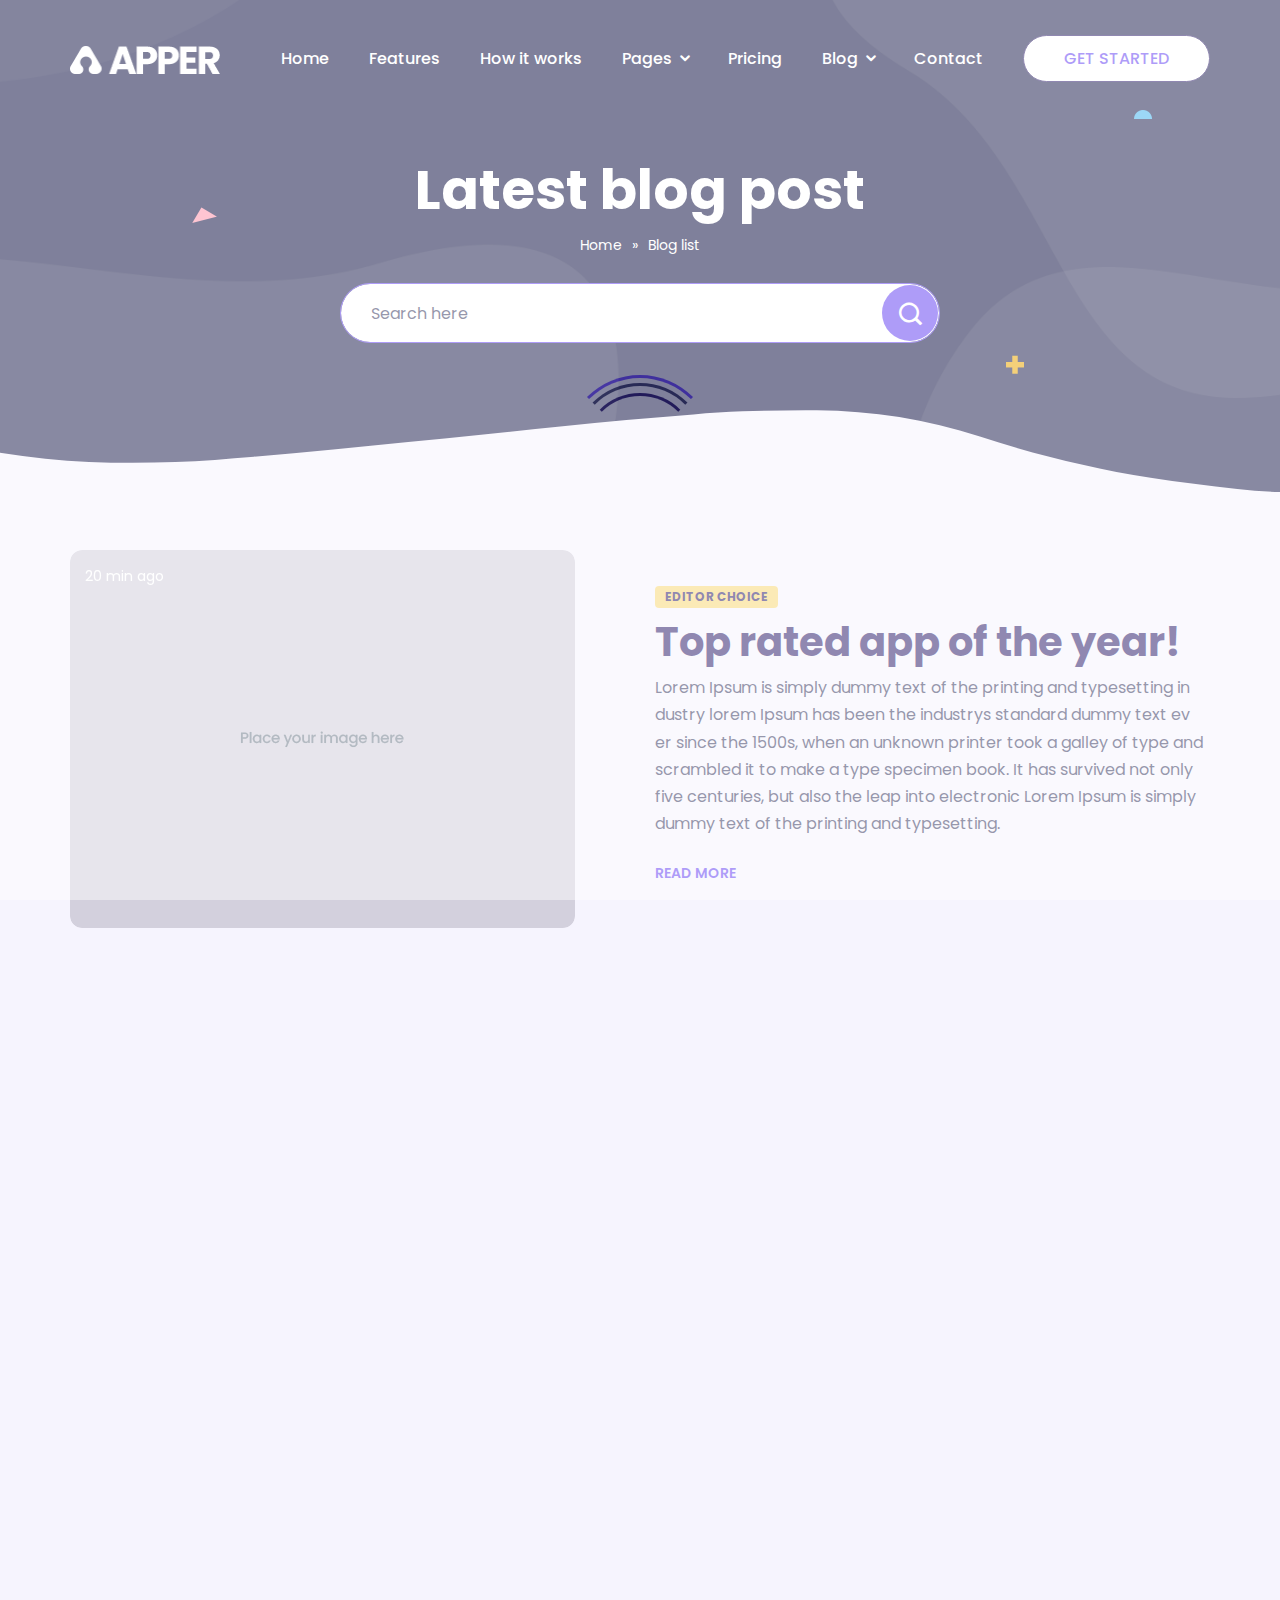
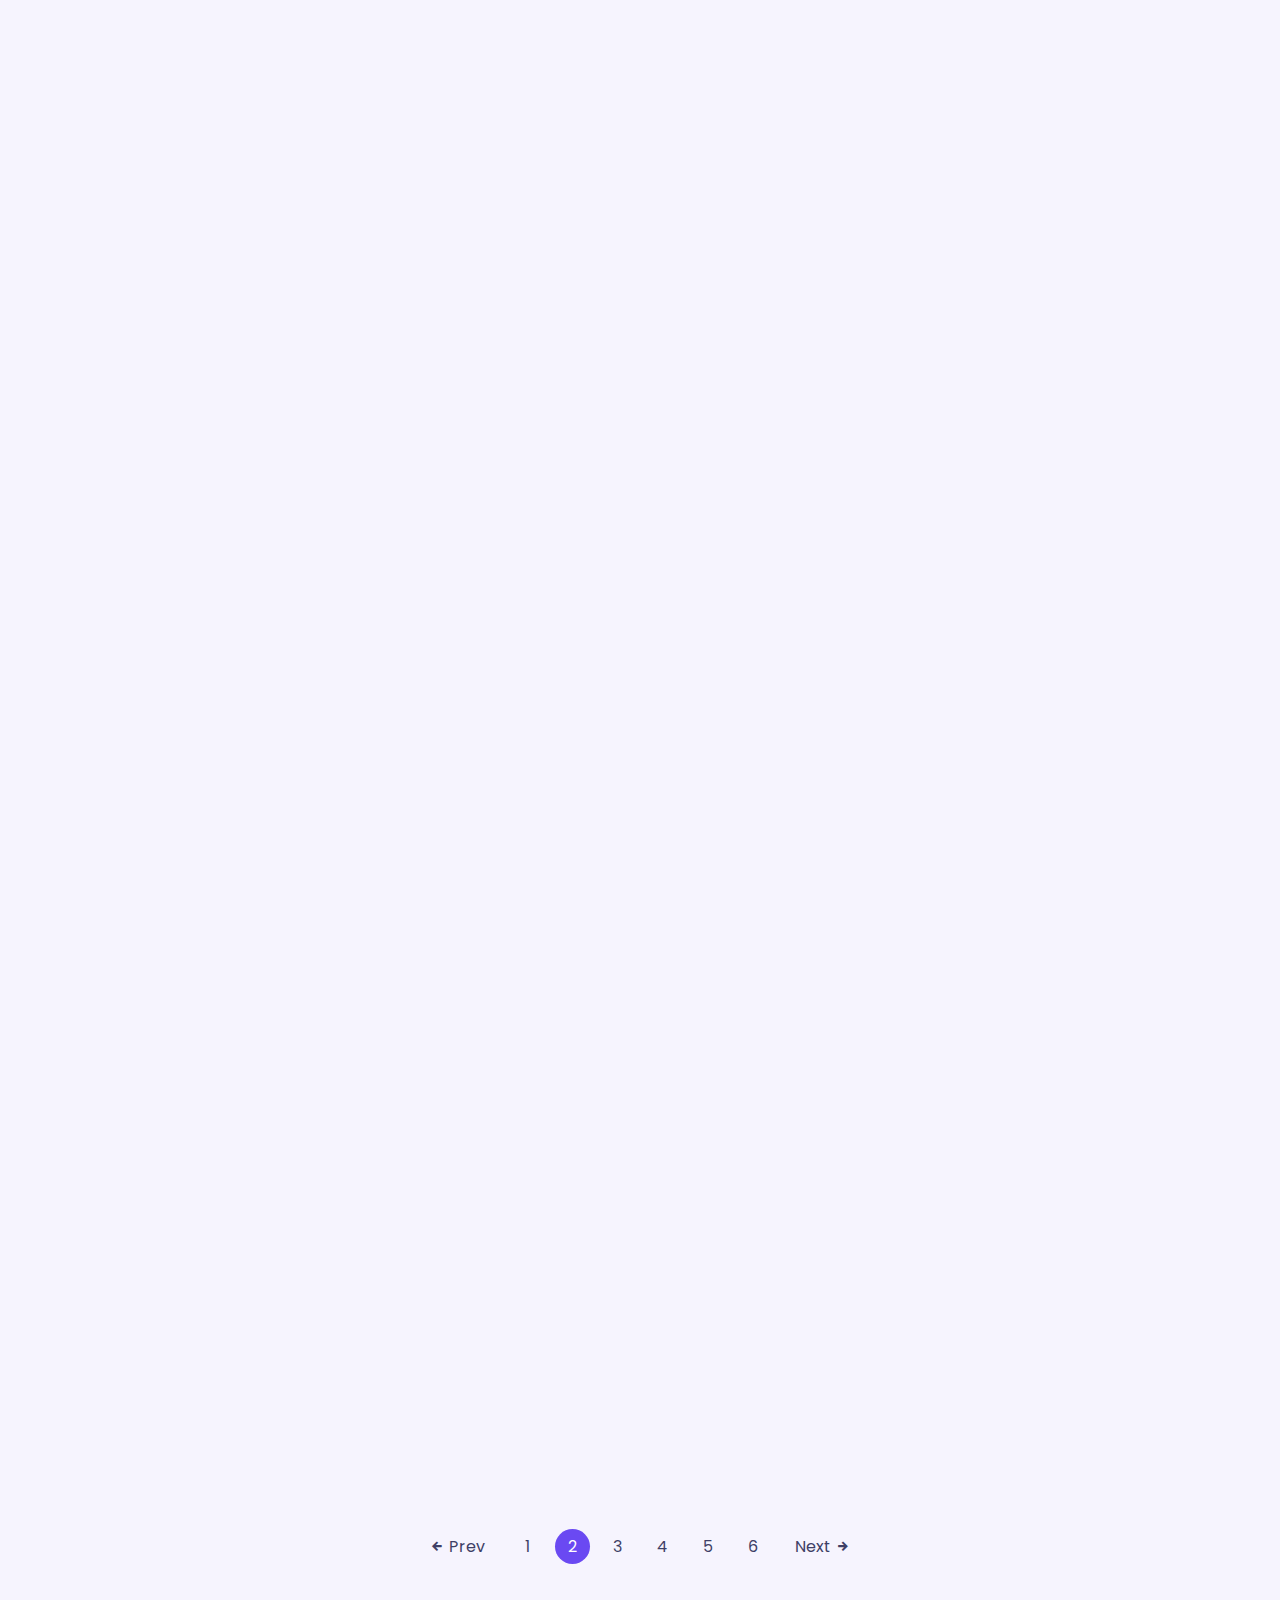
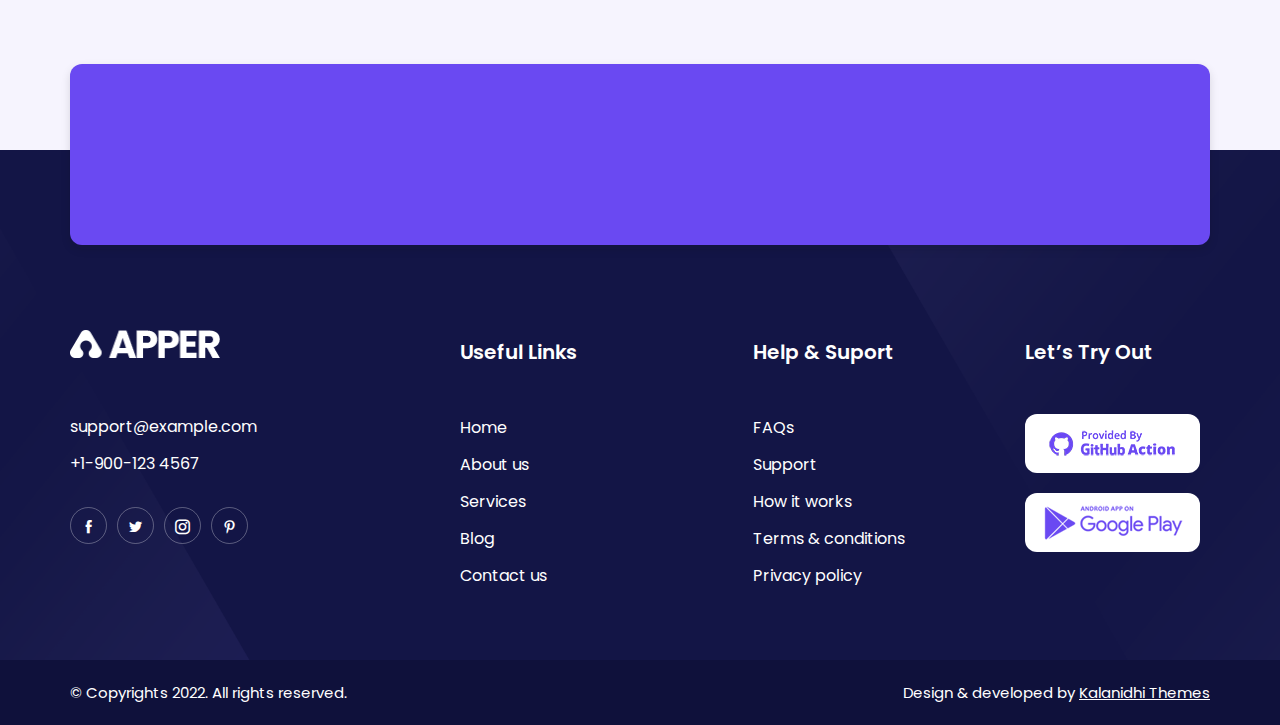
<file: docs/blog-list.html>
<!DOCTYPE html>
<html lang="en">

<head>

  <meta charset="UTF-8">
  <meta http-equiv="X-UA-Compatible" content="IE=edge">
  <meta name="viewport" content="width=device-width, initial-scale=1.0">
  <title>Latest blog post</title>

  <!-- icofont-css-link -->
  <link rel="stylesheet" href="css/icofont.min.css">
  <!-- Owl-Carosal-Style-link -->
  <link rel="stylesheet" href="css/owl.carousel.min.css">
  <!-- Bootstrap-Style-link -->
  <link rel="stylesheet" href="css/bootstrap.min.css">
  <!-- Aos-Style-link -->
  <link rel="stylesheet" href="css/aos.css">
  <!-- Coustome-Style-link -->
  <link rel="stylesheet" href="css/style.css">
  <!-- Responsive-Style-link -->
  <link rel="stylesheet" href="css/responsive.css">
  <!-- Favicon -->
  <link rel="shortcut icon" href="images/favicon.png" type="image/x-icon">

</head>

<body>

  <!-- Page-wrapper-Start -->
  <div class="page_wrapper">

    <!-- Preloader -->
    <div id="preloader">
      <div id="loader"></div>
    </div>

    <!-- Header Start -->
    <header class="white_header">
      <!-- container start -->
      <div class="container">
        <!-- navigation bar -->
        <nav class="navbar navbar-expand-lg">
           <a class="navbar-brand" href="index.html">
            <img src="images/footer_logo.png" alt="image">
          </a>
          <button class="navbar-toggler" type="button" data-toggle="collapse" data-target="#navbarSupportedContent"
            aria-controls="navbarSupportedContent" aria-expanded="false" aria-label="Toggle navigation">
            <span class="navbar-toggler-icon">
              <!-- <i class="icofont-navigation-menu ico_menu"></i> -->
              <div class="toggle-wrap">
                <span class="toggle-bar"></span>
              </div>
            </span>
          </button>

          <div class="collapse navbar-collapse" id="navbarSupportedContent">
            <ul class="navbar-nav ml-auto">
              <li class="nav-item active">
                <a class="nav-link" href="index.html">Home</a>
              </li>
              <li class="nav-item">
                <a class="nav-link" href="index.html#features">Features</a>
              </li>
              <li class="nav-item">
                <a class="nav-link" href="index.html#how_it_work">How it works</a>
              </li>
              
              <!-- secondery menu start -->
              <li class="nav-item has_dropdown">
                <a class="nav-link" href="#">Pages</a>
                <span class="drp_btn"><i class="icofont-rounded-down"></i></span>
                <div class="sub_menu">
                  <ul>
                    <li><a href="about.html">About Us</a></li>
                    <li><a href="reviews.html">Reviews</a></li>
                    <li><a href="contact.html">Contact Us</a></li>
                    <li><a href="faq.html">Faq</a></li>
                    <li><a href="sign-in.html">Sign In</a></li>
                    <li><a href="sign-up.html">Sign Up</a></li>
                    <li><a href="blog-list.html">Blog List</a></li>
                    <li><a href="blog-single.html">Blog Single</a></li>
                  </ul>
                </div>
              </li>
              <!-- secondery menu end -->

              <li class="nav-item">
                <a class="nav-link" href="pricing.html">Pricing</a>
              </li>

              <!-- secondery menu start -->
              <li class="nav-item has_dropdown">
                <a class="nav-link" href="#">Blog</a>
                <span class="drp_btn"><i class="icofont-rounded-down"></i></span>
                <div class="sub_menu">
                  <ul>
                    <li><a href="blog-list.html">Blog List</a></li>
                    <li><a href="blog-single.html">Blog Single</a></li>
                  </ul>
                </div>
              </li>
              <!-- secondery menu end -->

              <li class="nav-item">
                <a class="nav-link" href="contact.html">Contact</a>
              </li>
              <li class="nav-item">
                <a class="nav-link dark_btn" href="contact.html">GET STARTED</a>
              </li>
            </ul>
          </div>
        </nav>
        <!-- navigation end -->
      </div>
      <!-- container end -->
    </header>


    <!-- BredCrumb-Section -->
    <div class="bred_crumb">
      <div class="container">
        <!-- shape animation  -->
        <span class="banner_shape1"> <img src="images/banner-shape1.png" alt="image" > </span>
        <span class="banner_shape2"> <img src="images/banner-shape2.png" alt="image" > </span>
        <span class="banner_shape3"> <img src="images/banner-shape3.png" alt="image" > </span>

        <div class="bred_text">
          <h1>Latest blog post</h1>
          <ul>
            <li><a href="index.html">Home</a></li>
            <li><span>»</span></li>
            <li><a href="blog-list.html">Blog list</a></li>
          </ul>
          <div class="search_bar">
            <form action="">
                <div class="form-group">
                    <input type="text" placeholder="Search here" class="form-control">
                    <button class="btn" type="submit"><i class="icofont-search-1"></i></button>
                </div>
            </form>
          </div>
        </div>
      </div>
    </div>


    <!-- Blog-Detail-Section-Start -->
    <section class="row_am blog_list_main">
      <!-- container start -->
      <div class="container">
        <!-- row start -->
        <div class="row">
          <div class="col-lg-6" data-aos="fade-in" data-aos-duration="1500">
            <div class="blog_img">
                <img src="images/blod-detail.png" alt="image">
                <span>20 min ago</span>
            </div>
          </div>
          <div class="col-lg-6">
              <div class="blog_text">
                <span class="choice_badge">EDITOR CHOICE</span>
                <div class="section_title">
                  <h2>Top rated app of the year!</h2>
                  <p>Lorem Ipsum is simply dummy text of the printing and typesetting in
                    dustry lorem Ipsum has been the industrys standard dummy text ev
                    er since the 1500s, when an unknown printer took a galley of type and scrambled it to make a type specimen book. It has survived not only five centuries, but also the leap into electronic Lorem Ipsum is simply dummy text of the printing and typesetting.</p>
                    <a href="blog-single.html">READ MORE</a>
                </div>
              </div>
          </div>
        </div>
        <!-- row end -->
      </div>
      <!-- container end -->
    </section>
    <!-- Blog-Detail-Section-end -->

    <!-- Story-Section-Start -->
    <section class="row_am latest_story blog_list_story" id="blog">
      <!-- container start -->
      <div class="container">
          <!-- row start -->
          <div class="row">
            <!-- story -->
            <div class="col-md-4">
                <div class="story_box" data-aos="fade-up" data-aos-duration="1500">
                    <div class="story_img">
                      <img src="images/story01.png" alt="image" >
                      <span>45 min ago</span>
                    </div>
                    <div class="story_text">
                        <h3>Cool features added!</h3>
                        <p>Lorem Ipsum is simply dummy text of the printing and typesetting 
                          industry lorem Ipsum has.</p>
                        <a href="blog-single.html">READ MORE</a>
                    </div>
                </div>
            </div>

            <!-- story -->
            <div class="col-md-4">
                <div class="story_box" data-aos="fade-up" data-aos-duration="1500">
                    <div class="story_img">
                      <img src="images/story02.png" alt="image" >
                      <span>45 min ago</span>
                    </div>
                    <div class="story_text">
                          <h3>Top rated app! Yupp.</h3>
                        <p>Simply dummy text of the printing and typesetting industry lorem Ipsum has Lorem Ipsum is.</p>
                        <a href="blog-single.html">READ MORE</a>
                    </div>
                </div>
            </div>

            <!-- story -->
            <div class="col-md-4">
                <div class="story_box" data-aos="fade-up" data-aos-duration="1500">
                    <div class="story_img">
                      <img src="images/story03.png" alt="image" >
                      <span>45 min ago</span>
                    </div>
                    <div class="story_text">
                          <h3>Creative ideas on app.</h3>
                        <p>Printing and typesetting industry lorem Ipsum has Lorem simply dummy text of the.</p>
                        <a href="blog-single.html">READ MORE</a>
                    </div>
                </div>
            </div>
           
            <!-- story -->
            <div class="col-md-4">
                <div class="story_box" data-aos="fade-up" data-aos-duration="1500">
                    <div class="story_img">
                      <img src="images/story04.png" alt="image" >
                      <span>45 min ago</span>
                    </div>
                    <div class="story_text">
                        <h3>Excellence UI design</h3>
                        <p>Lorem Ipsum is simply dummy text of the printing and typesetting 
                          industry lorem Ipsum has.</p>
                        <a href="blog-single.html">READ MORE</a>
                    </div>
                </div>
            </div>

            <!-- story -->
            <div class="col-md-4">
                <div class="story_box" data-aos="fade-up" data-aos-duration="1500">
                    <div class="story_img">
                      <img src="images/story05.png" alt="image" >
                      <span>45 min ago</span>
                    </div>
                    <div class="story_text">
                          <h3>Quick and easy Search</h3>
                        <p>Simply dummy text of the printing and typesetting industry lorem Ipsum has Lorem Ipsum is.</p>
                        <a href="blog-single.html">READ MORE</a>
                    </div>
                </div>
            </div>

            <!-- story -->
            <div class="col-md-4">
                <div class="story_box" data-aos="fade-up" data-aos-duration="1500">
                    <div class="story_img">
                      <img src="images/story06.png" alt="image" >
                      <span>45 min ago</span>
                    </div>
                    <div class="story_text">
                          <h3>Chat function eded</h3>
                        <p>Printing and typesetting industry lorem Ipsum has Lorem simply dummy text of the.</p>
                        <a href="blog-single.html">READ MORE</a>
                    </div>
                </div>
            </div>

            <!-- story -->
            <div class="col-md-4">
                <div class="story_box" data-aos="fade-up" data-aos-duration="1500">
                    <div class="story_img">
                      <img src="images/story07.png" alt="image" >
                      <span>45 min ago</span>
                    </div>
                    <div class="story_text">
                        <h3>Cool features added!</h3>
                        <p>Lorem Ipsum is simply dummy text of the printing and typesetting 
                          industry lorem Ipsum has.</p>
                        <a href="blog-single.html">READ MORE</a>
                    </div>
                </div>
            </div>

            <!-- story -->
            <div class="col-md-4">
                <div class="story_box" data-aos="fade-up" data-aos-duration="1500">
                    <div class="story_img">
                      <img src="images/story08.png" alt="image" >
                      <span>45 min ago</span>
                    </div>
                    <div class="story_text">
                          <h3>Top rated app! Yupp.</h3>
                        <p>Simply dummy text of the printing and typesetting industry lorem Ipsum has Lorem Ipsum is.</p>
                        <a href="blog-single.html">READ MORE</a>
                    </div>
                </div>
            </div>

            <!-- story -->
            <div class="col-md-4">
                <div class="story_box" data-aos="fade-up" data-aos-duration="1500">
                    <div class="story_img">
                      <img src="images/story09.png" alt="image" >
                      <span>45 min ago</span>
                    </div>
                    <div class="story_text">
                          <h3>Creative ideas on app.</h3>
                        <p>Printing and typesetting industry lorem Ipsum has Lorem simply dummy text of the.</p>
                        <a href="blog-single.html">READ MORE</a>
                    </div>
                </div>
            </div>
           
            <!-- story -->
            <div class="col-md-4">
                <div class="story_box" data-aos="fade-up" data-aos-duration="1500">
                    <div class="story_img">
                      <img src="images/story01.png" alt="image" >
                      <span>45 min ago</span>
                    </div>
                    <div class="story_text">
                        <h3>Excellence UI design</h3>
                        <p>Lorem Ipsum is simply dummy text of the printing and typesetting 
                          industry lorem Ipsum has.</p>
                        <a href="blog-single.html">READ MORE</a>
                    </div>
                </div>
            </div>

            <!-- story -->
            <div class="col-md-4">
                <div class="story_box" data-aos="fade-up" data-aos-duration="1500">
                    <div class="story_img">
                      <img src="images/story02.png" alt="image" >
                      <span>45 min ago</span>
                    </div>
                    <div class="story_text">
                          <h3>Quick and easy Search</h3>
                        <p>Simply dummy text of the printing and typesetting industry lorem Ipsum has Lorem Ipsum is.</p>
                        <a href="blog-single.html">READ MORE</a>
                    </div>
                </div>
            </div>

            <!-- story -->
            <div class="col-md-4">
                <div class="story_box" data-aos="fade-up" data-aos-duration="1500">
                    <div class="story_img">
                      <img src="images/story03.png" alt="image" >
                      <span>45 min ago</span>
                    </div>
                    <div class="story_text">
                          <h3>Chat function eded</h3>
                        <p>Printing and typesetting industry lorem Ipsum has Lorem simply dummy text of the.</p>
                        <a href="blog-single.html">READ MORE</a>
                    </div>
                </div>
            </div>

          </div>
          <!-- row end -->

          <!-- Pagination -->
          <div class="pagination_block">
            <ul>
              <li><a href="#" class="prev"><i class="icofont-arrow-left"></i> Prev</a></li>
              <li><a href="#">1</a></li>
              <li><a href="#" class="active">2</a></li>
              <li><a href="#">3</a></li>
              <li><a href="#">4</a></li>
              <li><a href="#">5</a></li>
              <li><a href="#">6</a></li>
              <li><a href="#" class="next">Next <i class="icofont-arrow-right"></i></a></li>
            </ul>
          </div>
      </div>
      <!-- container end -->
    </section>
    <!-- Story-Section-end -->


    <!-- News-Letter-Section-Start -->
    <section class="newsletter_section">
      <!-- container start -->
      <div class="container">
        <div class="newsletter_box">
          <div class="section_title" data-aos="fade-in" data-aos-duration="1500" data-aos-delay="100">
            <!-- h2 -->
            <h2>Subscribe newsletter</h2>
            <!-- p -->
            <p>Be the first to recieve all latest post in your inbox</p>
          </div>
          <form action="" data-aos="fade-in" data-aos-duration="1500" data-aos-delay="100">
            <div class="form-group">
              <input type="email" class="form-control" placeholder="Enter your email">
            </div>
            <div class="form-group">
              <button class="btn">SUBMIT</button>
            </div>
          </form>
        </div>
      </div>
      <!-- container end -->
    </section>
    <!-- News-Letter-Section-end -->


    <!-- Footer-Section start -->
    <footer>
      <div class="top_footer has_bg">
        <!-- container start -->
        <div class="container">
          <!-- row start -->
          <div class="row">
            <!-- footer link 1 -->
            <div class="col-lg-4 col-md-6 col-12">
              <div class="abt_side">
                <div class="logo"> <img src="images/footer_logo.png" alt="image"></div>
                <ul>
                  <li><a href="#">support@example.com</a></li>
                  <li><a href="#">+1-900-123 4567</a></li>
                </ul>
                <ul class="social_media">
                  <li><a href="#"><i class="icofont-facebook"></i></a></li>
                  <li><a href="#"><i class="icofont-twitter"></i></a></li>
                  <li><a href="#"><i class="icofont-instagram"></i></a></li>
                  <li><a href="#"><i class="icofont-pinterest"></i></a></li>
                </ul>
              </div>
            </div>

            <!-- footer link 2 -->
            <div class="col-lg-3 col-md-6 col-12">
              <div class="links">
                <h3>Useful Links</h3>
                <ul>
                  <li><a href="index.html">Home</a></li>
                  <li><a href="#">About us</a></li>
                  <li><a href="#">Services</a></li>
                  <li><a href="#">Blog</a></li>
                  <li><a href="#">Contact us</a></li>
                </ul>
              </div>
            </div>

            <!-- footer link 3 -->
            <div class="col-lg-3 col-md-6 col-12">
              <div class="links">
                <h3>Help & Suport</h3>
                <ul>
                  <li><a href="#">FAQs</a></li>
                  <li><a href="#">Support</a></li>
                  <li><a href="#">How it works</a></li>
                  <li><a href="#">Terms & conditions</a></li>
                  <li><a href="#">Privacy policy</a></li>
                </ul>
              </div>
            </div>

            <!-- footer link 4 -->
            <div class="col-lg-2 col-md-6 col-12">
              <div class="try_out">
                <h3>Let’s Try Out</h3>
                <ul class="app_btn">
                  <li>
                    <a href="#">
                      <img src="images/github_blue.png" alt="image">
                    </a>
                  </li>
                  <li>
                    <a href="#">
                      <img src="images/googleplay_blue.png" alt="image">
                    </a>
                  </li>
                </ul>
              </div>
            </div>
          </div>
          <!-- row end -->
        </div>
        <!-- container end -->
      </div>

      <!-- last footer -->
      <div class="bottom_footer">
        <!-- container start -->
        <div class="container">
          <!-- row start -->
          <div class="row">
            <div class="col-md-6">
              <p>© Copyrights 2022. All rights reserved.</p>
            </div>
            <div class="col-md-6">
              <p class="developer_text">Design & developed by <a href="https://themeforest.net/user/kalanidhithemes" target="blank">Kalanidhi Themes</a></p>
            </div>
          </div>
          <!-- row end -->
        </div>
        <!-- container end -->
      </div>

      <!-- go top button -->
      <div class="go_top">
        <span><img src="images/go_top.png" alt="image"></span>
      </div>
    </footer>
    <!-- Footer-Section end -->


  </div>
  <!-- Page-wrapper-End -->

  <!-- Jquery-js-Link -->
  <script src="js/jquery.js"></script>
  <!-- owl-js-Link -->
  <script src="js/owl.carousel.min.js"></script>
  <!-- bootstrap-js-Link -->
  <script src="js/bootstrap.min.js"></script>
  <!-- aos-js-Link -->
  <script src="js/aos.js"></script>
  <!-- main-js-Link -->
  <script src="js/main.js"></script>

</body>

</html>
</file>
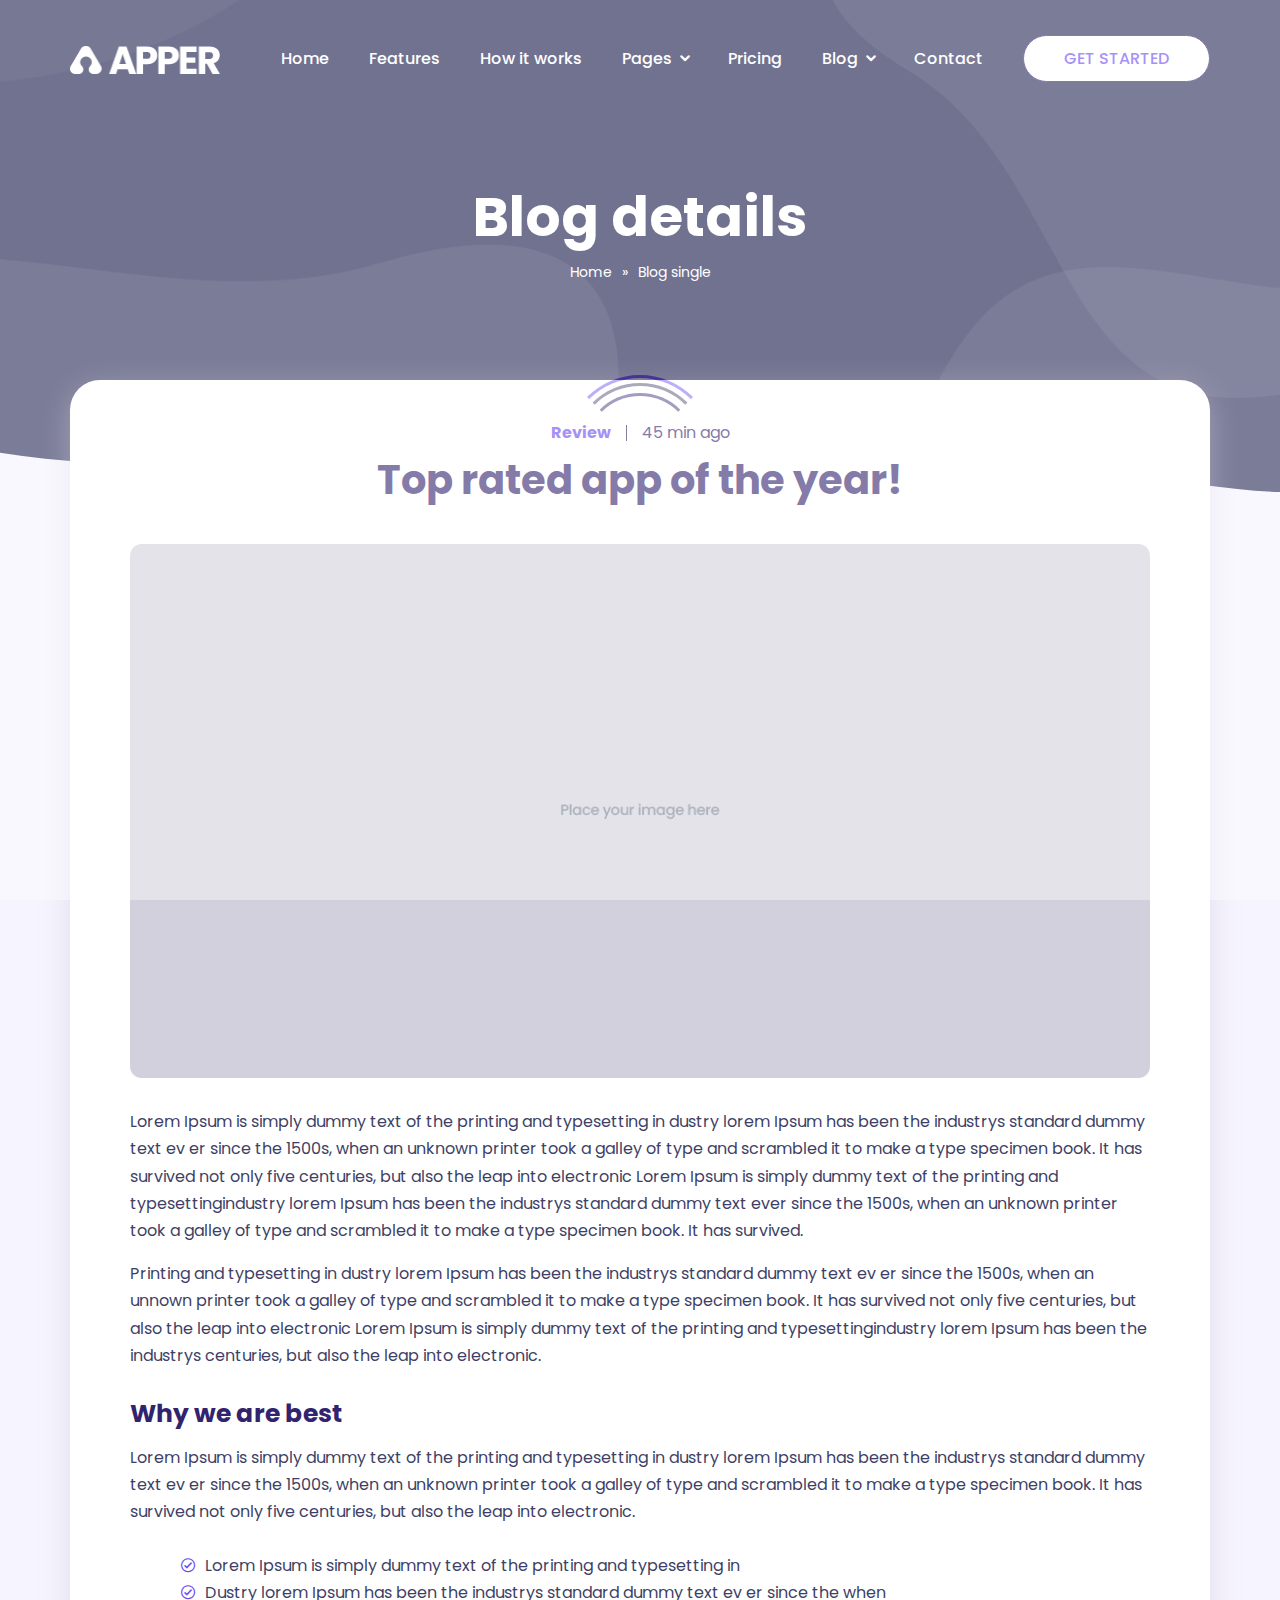
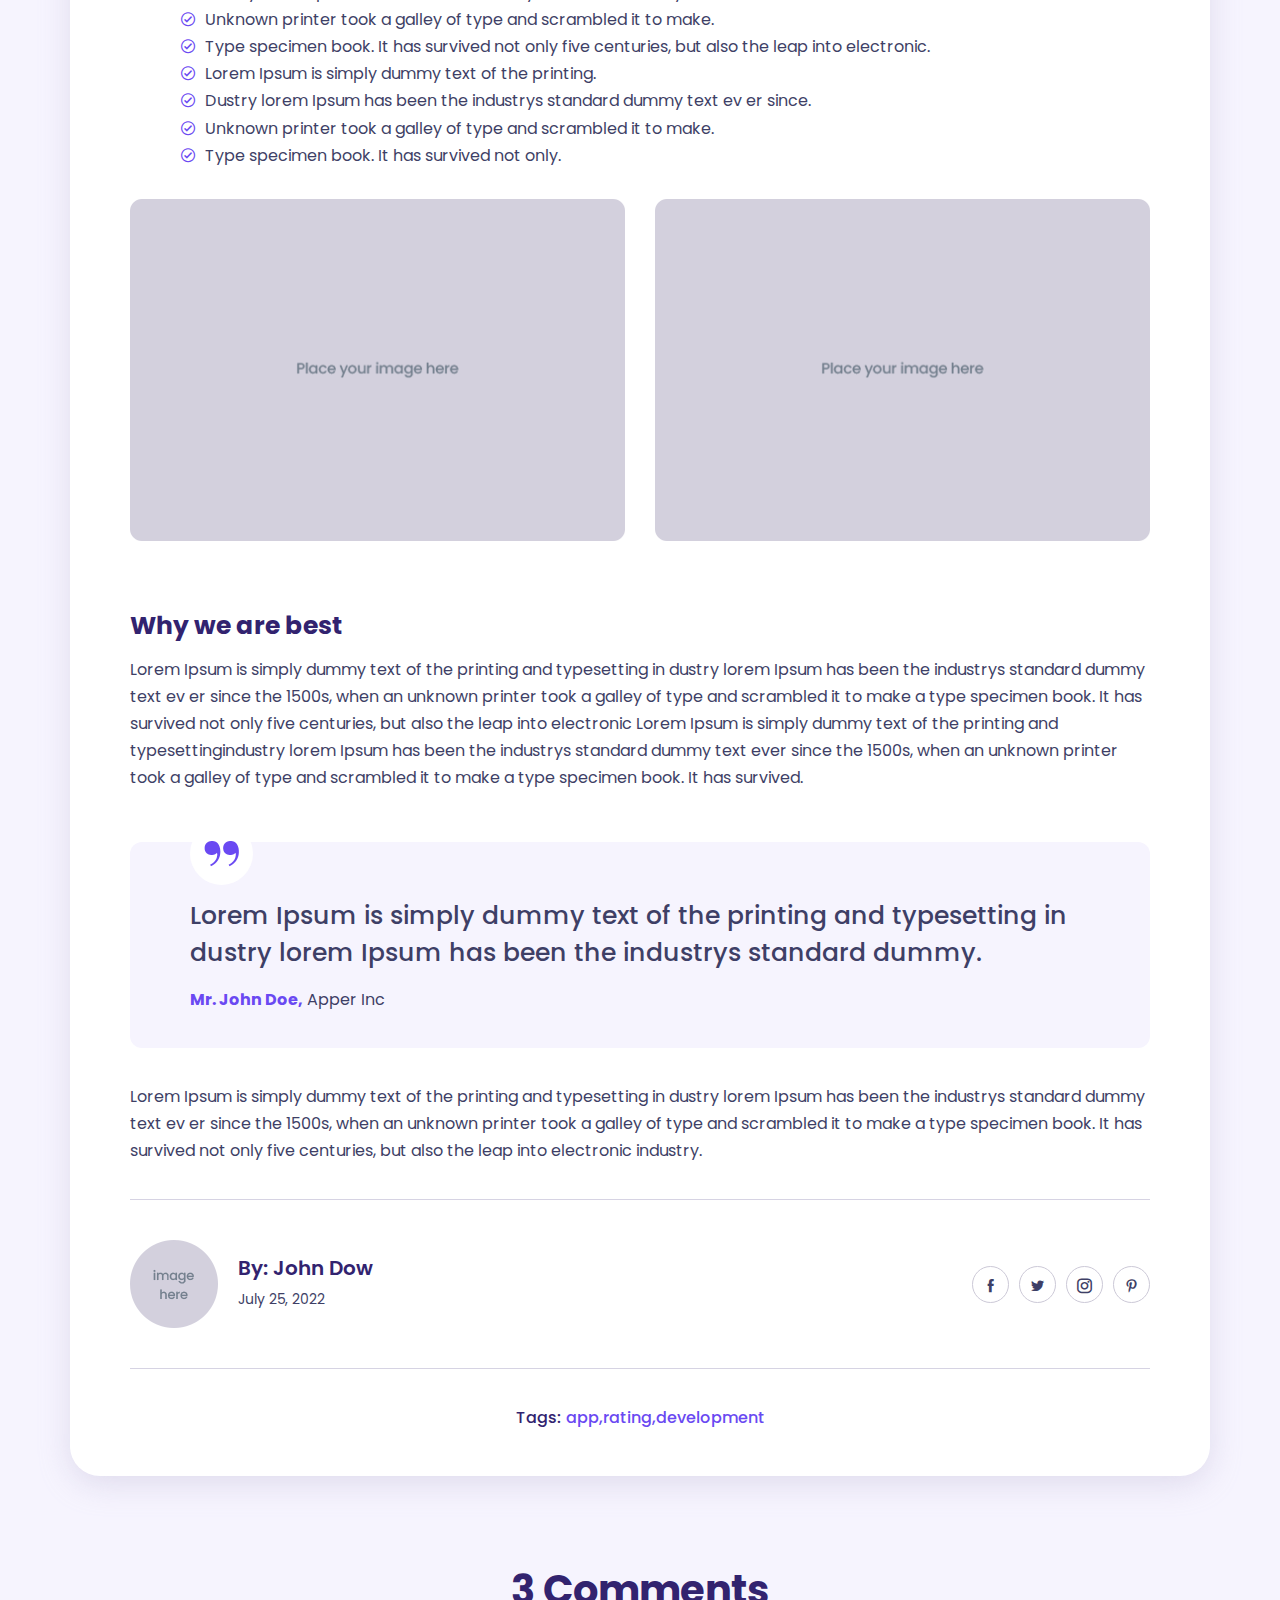
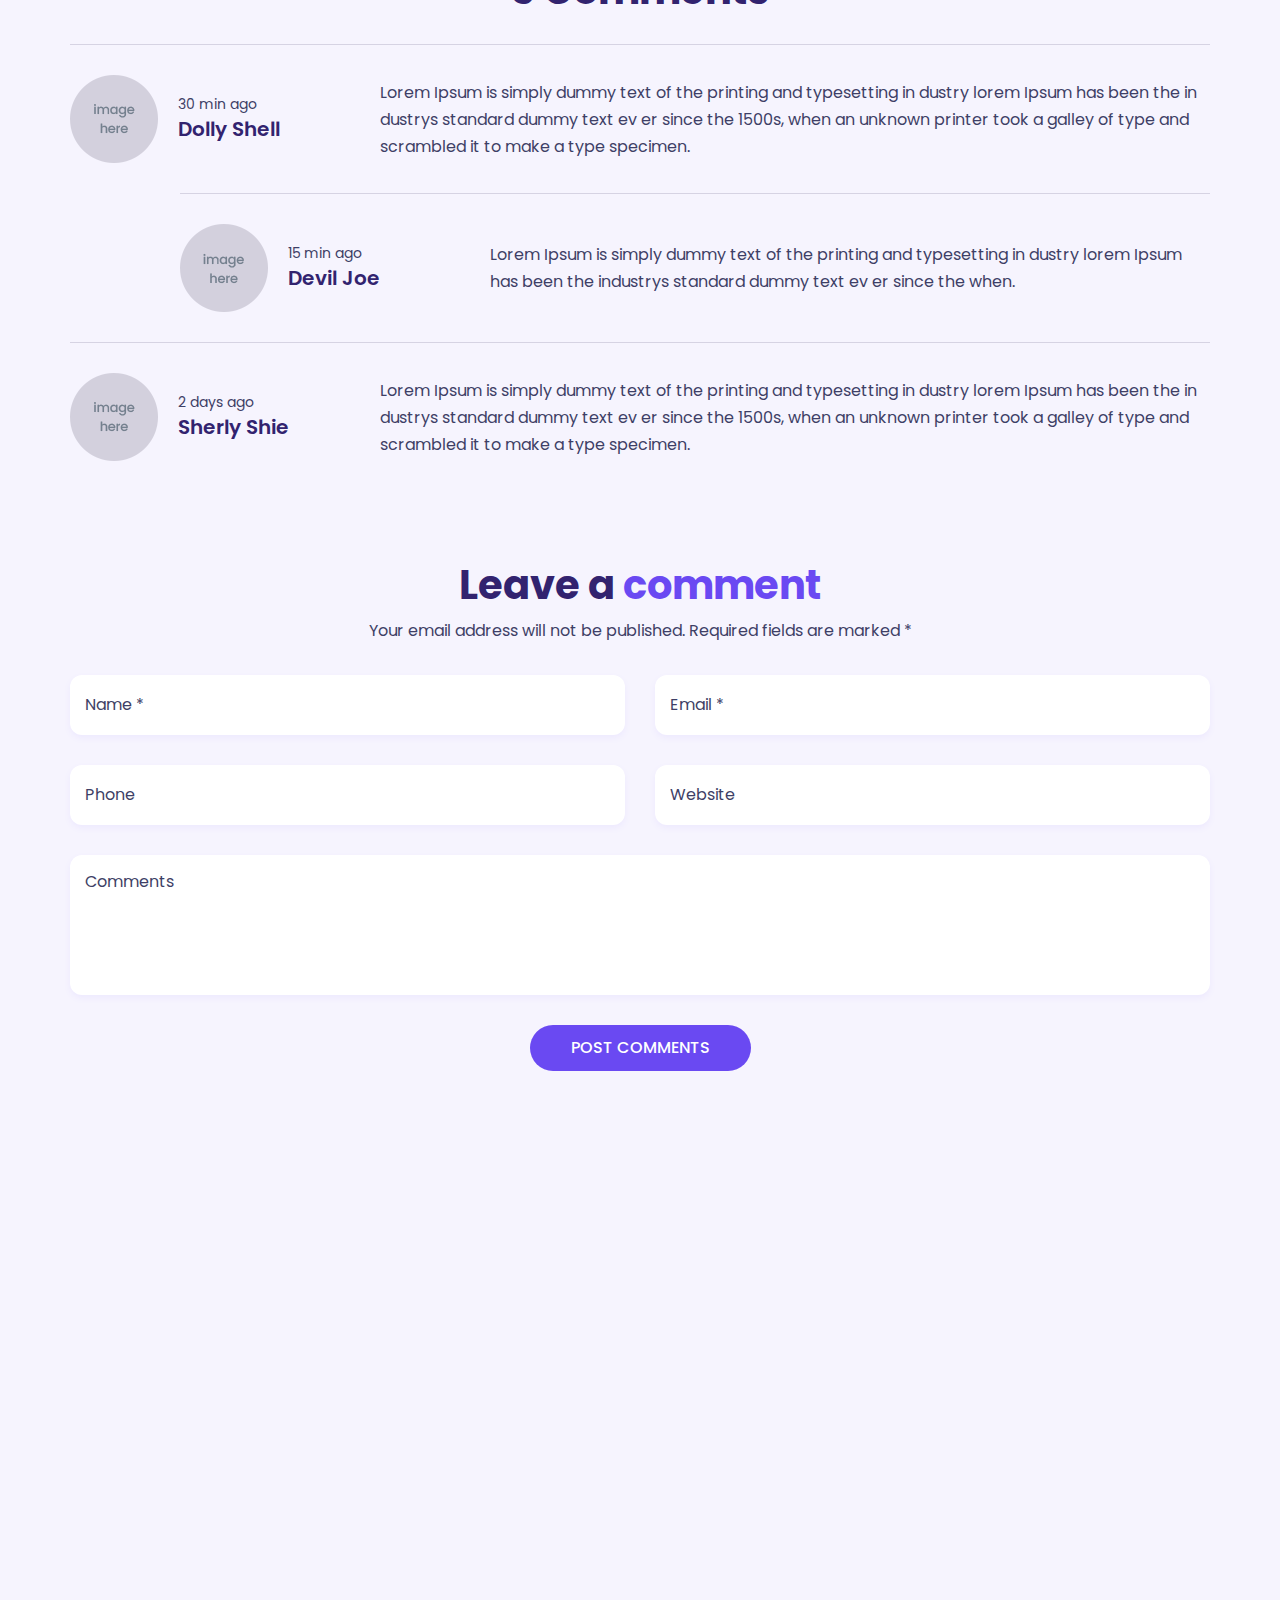
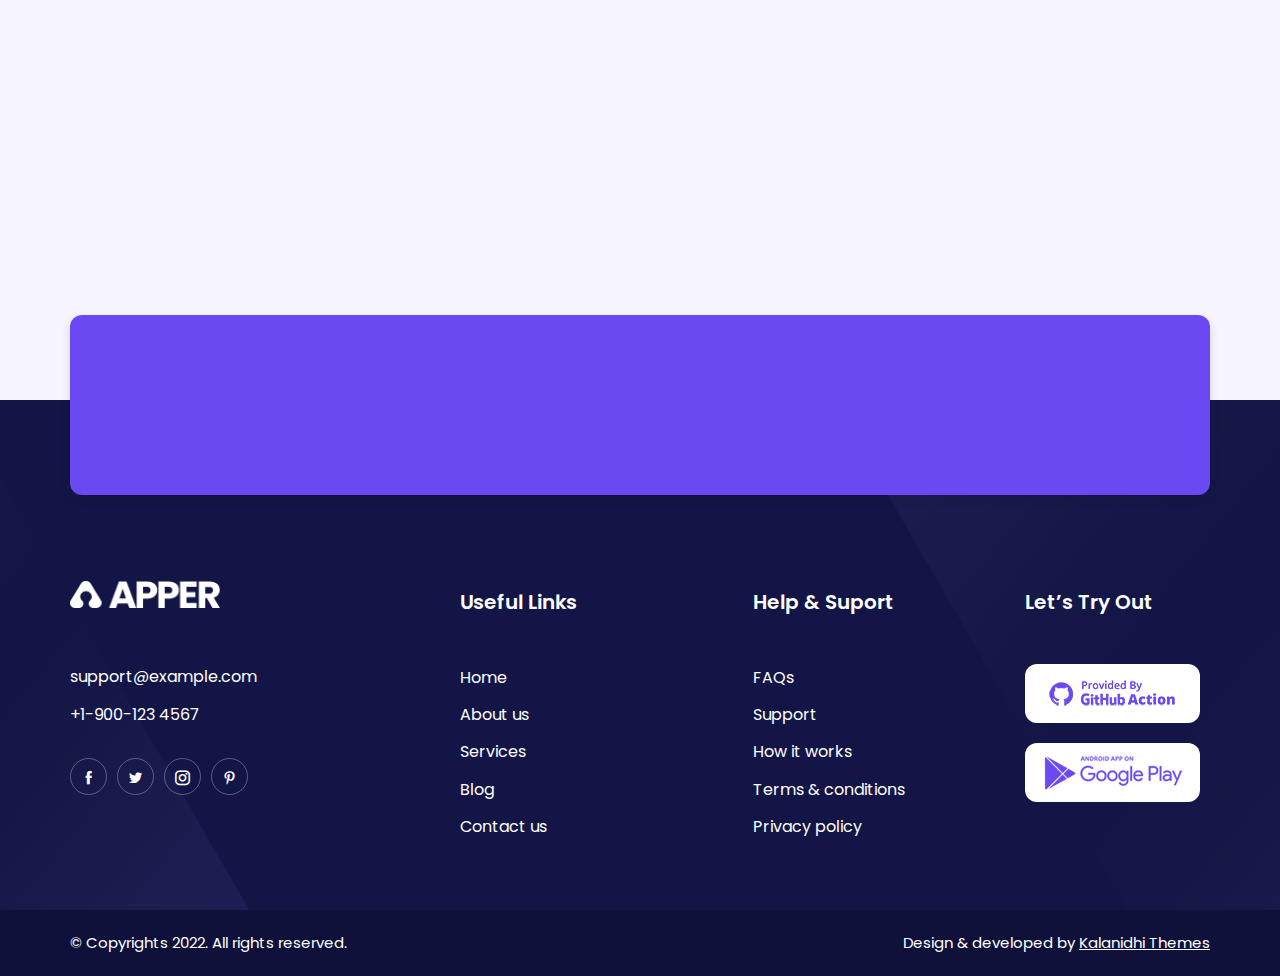
<file: docs/blog-single.html>
<!DOCTYPE html>
<html lang="en">

<head>

  <meta charset="UTF-8">
  <meta http-equiv="X-UA-Compatible" content="IE=edge">
  <meta name="viewport" content="width=device-width, initial-scale=1.0">
  <title>Latest blog post</title>

  <!-- icofont-css-link -->
  <link rel="stylesheet" href="css/icofont.min.css">
  <!-- Owl-Carosal-Style-link -->
  <link rel="stylesheet" href="css/owl.carousel.min.css">
  <!-- Bootstrap-Style-link -->
  <link rel="stylesheet" href="css/bootstrap.min.css">
  <!-- Aos-Style-link -->
  <link rel="stylesheet" href="css/aos.css">
  <!-- Coustome-Style-link -->
  <link rel="stylesheet" href="css/style.css">
  <!-- Responsive-Style-link -->
  <link rel="stylesheet" href="css/responsive.css">
  <!-- Favicon -->
  <link rel="shortcut icon" href="images/favicon.png" type="image/x-icon">

</head>

<body>

  <!-- Page-wrapper-Start -->
  <div class="page_wrapper">

    <!-- Preloader -->
    <div id="preloader">
      <div id="loader"></div>
    </div>

    <!-- Header Start -->
    <header class="white_header">
      <!-- container start -->
      <div class="container">
        <!-- navigation bar -->
        <nav class="navbar navbar-expand-lg">
          <a class="navbar-brand" href="index.html">
            <img src="images/footer_logo.png" alt="image">
          </a>
          <button class="navbar-toggler" type="button" data-toggle="collapse" data-target="#navbarSupportedContent"
            aria-controls="navbarSupportedContent" aria-expanded="false" aria-label="Toggle navigation">
            <span class="navbar-toggler-icon">
              <!-- <i class="icofont-navigation-menu ico_menu"></i> -->
              <div class="toggle-wrap">
                <span class="toggle-bar"></span>
              </div>
            </span>
          </button>

          <div class="collapse navbar-collapse" id="navbarSupportedContent">
            <ul class="navbar-nav ml-auto">
              <li class="nav-item active">
                <a class="nav-link" href="index.html">Home</a>
              </li>
              <li class="nav-item">
                <a class="nav-link" href="index.html#features">Features</a>
              </li>
              <li class="nav-item">
                <a class="nav-link" href="index.html#how_it_work">How it works</a>
              </li>
              
              <!-- secondery menu start -->
              <li class="nav-item has_dropdown">
                <a class="nav-link" href="#">Pages</a>
                <span class="drp_btn"><i class="icofont-rounded-down"></i></span>
                <div class="sub_menu">
                  <ul>
                    <li><a href="about.html">About Us</a></li>
                    <li><a href="reviews.html">Reviews</a></li>
                    <li><a href="contact.html">Contact Us</a></li>
                    <li><a href="faq.html">Faq</a></li>
                    <li><a href="sign-in.html">Sign In</a></li>
                    <li><a href="sign-up.html">Sign Up</a></li>
                    <li><a href="blog-list.html">Blog List</a></li>
                    <li><a href="blog-single.html">Blog Single</a></li>
                  </ul>
                </div>
              </li>
              <!-- secondery menu end -->

              <li class="nav-item">
                <a class="nav-link" href="pricing.html">Pricing</a>
              </li>

              <!-- secondery menu start -->
              <li class="nav-item has_dropdown">
                <a class="nav-link" href="#">Blog</a>
                <span class="drp_btn"><i class="icofont-rounded-down"></i></span>
                <div class="sub_menu">
                  <ul>
                    <li><a href="blog-list.html">Blog List</a></li>
                    <li><a href="blog-single.html">Blog Single</a></li>
                  </ul>
                </div>
              </li>
              <!-- secondery menu end -->
              
              <li class="nav-item">
                <a class="nav-link" href="contact.html">Contact</a>
              </li>
              <li class="nav-item">
                <a class="nav-link dark_btn" href="contact.html">GET STARTED</a>
              </li>
            </ul>
          </div>
        </nav>
        <!-- navigation end -->
      </div>
      <!-- container end -->
    </header>


    <!-- BredCrumb-Section -->
    <div class="bred_crumb blog_detail_bredcrumb">
      <div class="container">
        <div class="bred_text">
          <h1>Blog details</h1>
          <ul>
            <li><a href="index.html">Home</a></li>
            <li><span>»</span></li>
            <li><a href="blog-detail.html"> Blog single</a></li>
          </ul>
        </div>
      </div>
    </div>

    <!-- Blog Details Block -->
    <section class="blog_detail_section">
      <div class="container">
        <div class="blog_inner_pannel">
            <div class="review">
              <span>Review</span>
              <span>45 min ago</span>
            </div>
            <div class="section_title">
              <h2>Top rated app of the year!</h2>
            </div>
            <div class="main_img">
              <img src="images/blog_detail_main.png" alt="image">
            </div>
            <div class="info">
              <p>Lorem Ipsum is simply dummy text of the printing and typesetting in dustry lorem Ipsum has been the industrys standard dummy text ev er since the 1500s, when an unknown printer took a galley of type and scrambled it to make a type specimen book. It has survived not only five centuries, but also the leap into electronic Lorem Ipsum is simply dummy text of the printing and typesettingindustry lorem Ipsum has been the industrys standard dummy text ever since the 1500s, when an unknown printer took a galley of type and scrambled it to make a type specimen book. It has survived.</p>
              <p>Printing and typesetting in dustry lorem Ipsum has been the industrys standard dummy text ev er since the 1500s, when an unnown printer took a galley of type and scrambled it to make a type specimen book. It has survived not only five centuries, but also the leap into electronic Lorem Ipsum is simply dummy text of the printing and typesettingindustry lorem Ipsum has been the industrys centuries, but also the leap into electronic.</p>
              <h3>Why we are best</h3>
              <p>Lorem Ipsum is simply dummy text of the printing and typesetting in dustry lorem Ipsum has been the industrys standard dummy text ev er since the 1500s, when an unknown printer took a galley of type and scrambled it to make a type specimen book. It has survived not only five centuries, but also the leap into electronic.</p>
              <ul>
                <li><p> <span class="icon"><i class="icofont-check-circled"></i></span> Lorem Ipsum is simply dummy text of the printing and typesetting in </p></li>
                <li><p> <span class="icon"><i class="icofont-check-circled"></i></span> Dustry lorem Ipsum has been the industrys standard dummy text ev er since the when</p></li>
                <li><p> <span class="icon"><i class="icofont-check-circled"></i></span> Unknown printer took a galley of type and scrambled it to make.</p></li>
                <li><p> <span class="icon"><i class="icofont-check-circled"></i></span> Type specimen book. It has survived not only five centuries, but also the leap into electronic.</p></li>
                <li><p> <span class="icon"><i class="icofont-check-circled"></i></span> Lorem Ipsum is simply dummy text of the printing.</p></li>
                <li><p> <span class="icon"><i class="icofont-check-circled"></i></span> Dustry lorem Ipsum has been the industrys standard dummy text ev er since.</p></li>
                <li><p> <span class="icon"><i class="icofont-check-circled"></i></span> Unknown printer took a galley of type and scrambled it to make.</p></li>
                <li><p> <span class="icon"><i class="icofont-check-circled"></i></span> Type specimen book. It has survived not only.</p></li>
              </ul>
            </div>
            <div class="two_img">
              <div class="row">
                <div class="col-md-6">
                  <img src="images/blog_sub_01.png" alt="image">
                </div>
                <div class="col-md-6">
                  <img src="images/blog_sub_02.png" alt="image">
                </div>
              </div>
            </div>
            <div class="info">
              <h3>Why we are best</h3>
              <p>Lorem Ipsum is simply dummy text of the printing and typesetting in dustry lorem Ipsum has been the industrys standard dummy text ev er since the 1500s, when an unknown printer took a galley of type and scrambled it to make a type specimen book. It has survived not only five centuries, but also the leap into electronic Lorem Ipsum is simply dummy text of the printing and typesettingindustry lorem Ipsum has been the industrys standard dummy text ever since the 1500s, when an unknown printer took a galley of type and scrambled it to make a type specimen book. It has survived.</p>
            </div>
            <div class="quote_block">
              <span class="q_icon"><img src="images/quote_icon.png" alt="image"></span>
              <h2>Lorem Ipsum is simply dummy text of the printing and typesetting in dustry lorem Ipsum has been the industrys standard dummy.</h2>
              <p><span class="name">Mr. John Doe,</span> Apper Inc</p>
            </div>
            <p>Lorem Ipsum is simply dummy text of the printing and typesetting in dustry lorem Ipsum has been the industrys standard dummy text ev er since the 1500s, when an unknown printer took a galley of type and scrambled it to make a type specimen book. It has survived not only five centuries, but also the leap into electronic industry.</p>
            <div class="blog_authore">
                <div class="authore_info">
                    <div class="avtar">
                      <img src="images/blog_d02.png" alt="image">
                    </div>
                    <div class="text">
                      <h3>By: John Dow</h3>
                      <span>July 25, 2022</span>
                    </div>
                </div>
                <div class="social_media">
                  <ul>
                    <li><a href="#"><i class="icofont-facebook"></i></a></li>
                    <li><a href="#"><i class="icofont-twitter"></i></a></li>
                    <li><a href="#"><i class="icofont-instagram"></i></a></li>
                    <li><a href="#"><i class="icofont-pinterest"></i></a></li>
                  </ul>
                </div>
            </div>
            <div class="blog_tags">
                <ul>
                  <li class="tags"><p>Tags:</p></li>
                  <li><span>app,</span></li>
                  <li><span>rating,</span></li>
                  <li><span>development</span></li>
                </ul>
            </div>
        </div>
      </div>
    </section>

    <!-- Comment Section -->
    <section class="row_am comment_section">
      <div class="container">
        <div class="section_title">
           <h2>3 Comments</h2>
        </div>
        <ul>
          <li>
            <div class="authore_info">
              <div class="avtar">
                <img src="images/blog_d01.png" alt="image">
              </div>
              <div class="text">
                <span>30 min ago</span>
                <h4>Dolly Shell</h4>
              </div>
            </div>
            <div class="comment">
              <p>Lorem Ipsum is simply dummy text of the printing and typesetting in dustry lorem Ipsum has been the in
                dustrys standard dummy text ev er since the 1500s, when an unknown printer took a galley of type and scrambled it to make a type specimen. </p>
            </div>
          </li>
          <li class="replay_comment">
            <div class="authore_info">
              <div class="avtar">
                <img src="images/blog_d02.png" alt="image">
              </div>
              <div class="text">
                <span>15 min ago</span>
                <h4>Devil Joe</h4>
              </div>
            </div>
            <div class="comment">
              <p>Lorem Ipsum is simply dummy text of the printing and typesetting in dustry lorem Ipsum has been the industrys standard dummy text ev er since the when.</p>
            </div>
          </li>
          <li>
            <div class="authore_info">
              <div class="avtar">
                <img src="images/blog_d03.png" alt="image">
              </div>
              <div class="text">
                <span>2 days ago</span>
                <h4>Sherly Shie</h4>
              </div>
            </div>
            <div class="comment">
              <p>Lorem Ipsum is simply dummy text of the printing and typesetting in dustry lorem Ipsum has been the in
                dustrys standard dummy text ev er since the 1500s, when an unknown printer took a galley of type and scrambled it to make a type specimen. </p>
            </div>
          </li>
        </ul>
      </div>
    </section>
    
   
    <!-- Comment Form Section -->
    <section class="row_am comment_form_section">
      <div class="container">
        <div class="section_title">
          <h2>Leave a <span>comment</span></h2>
          <p>Your email address will not be published. Required fields are marked *</p>
        </div>
        <form action="">
          <div class="row">
            <div class="col-md-6">
              <div class="form-group">
                <input type="text" class="form-control" placeholder="Name *">
              </div>
            </div>
            <div class="col-md-6">
              <div class="form-group">
                <input type="email" class="form-control" placeholder="Email *">
              </div>
            </div>
            <div class="col-md-6">
              <div class="form-group">
                <input type="text" class="form-control" placeholder="Phone">
              </div>
            </div>
            <div class="col-md-6">
              <div class="form-group">
                <input type="text" class="form-control" placeholder="Website  ">
              </div>
            </div>
            <div class="col-md-12">
              <div class="form-group">
                <textarea class="form-control" placeholder="Comments"></textarea>
              </div>
            </div>
            <div class="col-md-12 text-center">
              <button class="btn puprple_btn" type="submit">POST COMMENTS</button>
            </div>
          </div>
        </form>
      </div>
    </section>


    <!-- Story-Section-Start -->
    <section class="row_am latest_story" id="blog">
      <!-- container start -->
       <div class="container">
           <div class="section_title" data-aos="fade-in" data-aos-duration="1500" data-aos-delay="100">
               <h2>Read latest <span>story</span></h2>
               <p>Lorem Ipsum is simply dummy text of the printing and typese tting <br> indus orem Ipsum has beenthe standard dummy.</p>
           </div>
           <!-- row start -->
           <div class="row">
             <!-- story -->
             <div class="col-md-4">
                 <div class="story_box" data-aos="fade-up" data-aos-duration="1500">
                     <div class="story_img">
                       <img src="images/story01.png" alt="image" >
                       <span>45 min ago</span>
                     </div>
                     <div class="story_text">
                         <h3>Cool features added!</h3>
                         <p>Lorem Ipsum is simply dummy text of the printing and typesetting 
                           industry lorem Ipsum has.</p>
                         <a href="#">READ MORE</a>
                     </div>
                 </div>
             </div>
 
             <!-- story -->
             <div class="col-md-4">
                 <div class="story_box" data-aos="fade-up" data-aos-duration="1500">
                     <div class="story_img">
                       <img src="images/story02.png" alt="image" >
                       <span>45 min ago</span>
                     </div>
                     <div class="story_text">
                           <h3>Top rated app! Yupp.</h3>
                         <p>Simply dummy text of the printing and typesetting industry lorem Ipsum has Lorem Ipsum is.</p>
                         <a href="#">READ MORE</a>
                     </div>
                 </div>
             </div>
 
             <!-- story -->
             <div class="col-md-4">
                 <div class="story_box" data-aos="fade-up" data-aos-duration="1500">
                     <div class="story_img">
                       <img src="images/story03.png" alt="image" >
                       <span>45 min ago</span>
                     </div>
                     <div class="story_text">
                           <h3>Creative ideas on app.</h3>
                         <p>Printing and typesetting industry lorem Ipsum has Lorem simply dummy text of the.</p>
                         <a href="#">READ MORE</a>
                     </div>
                 </div>
             </div>
           </div>
           <!-- row end -->
       </div>
       <!-- container end -->
     </section>
     <!-- Story-Section-end -->


    <!-- News-Letter-Section-Start -->
    <section class="newsletter_section">
      <!-- container start -->
      <div class="container">
        <div class="newsletter_box">
          <div class="section_title" data-aos="fade-in" data-aos-duration="1500" data-aos-delay="100">
            <!-- h2 -->
            <h2>Subscribe newsletter</h2>
            <!-- p -->
            <p>Be the first to recieve all latest post in your inbox</p>
          </div>
          <form action="" data-aos="fade-in" data-aos-duration="1500" data-aos-delay="100">
            <div class="form-group">
              <input type="email" class="form-control" placeholder="Enter your email">
            </div>
            <div class="form-group">
              <button class="btn">SUBMIT</button>
            </div>
          </form>
        </div>
      </div>
      <!-- container end -->
    </section>
    <!-- News-Letter-Section-end -->


    <!-- Footer-Section start -->
    <footer>
      <div class="top_footer has_bg">
        <!-- container start -->
        <div class="container">
          <!-- row start -->
          <div class="row">
            <!-- footer link 1 -->
            <div class="col-lg-4 col-md-6 col-12">
              <div class="abt_side">
                <div class="logo"> <img src="images/footer_logo.png" alt="image"></div>
                <ul>
                  <li><a href="#">support@example.com</a></li>
                  <li><a href="#">+1-900-123 4567</a></li>
                </ul>
                <ul class="social_media">
                  <li><a href="#"><i class="icofont-facebook"></i></a></li>
                  <li><a href="#"><i class="icofont-twitter"></i></a></li>
                  <li><a href="#"><i class="icofont-instagram"></i></a></li>
                  <li><a href="#"><i class="icofont-pinterest"></i></a></li>
                </ul>
              </div>
            </div>

            <!-- footer link 2 -->
            <div class="col-lg-3 col-md-6 col-12">
              <div class="links">
                <h3>Useful Links</h3>
                <ul>
                  <li><a href="index.html">Home</a></li>
                  <li><a href="#">About us</a></li>
                  <li><a href="#">Services</a></li>
                  <li><a href="#">Blog</a></li>
                  <li><a href="#">Contact us</a></li>
                </ul>
              </div>
            </div>

            <!-- footer link 3 -->
            <div class="col-lg-3 col-md-6 col-12">
              <div class="links">
                <h3>Help & Suport</h3>
                <ul>
                  <li><a href="#">FAQs</a></li>
                  <li><a href="#">Support</a></li>
                  <li><a href="#">How it works</a></li>
                  <li><a href="#">Terms & conditions</a></li>
                  <li><a href="#">Privacy policy</a></li>
                </ul>
              </div>
            </div>

            <!-- footer link 4 -->
            <div class="col-lg-2 col-md-6 col-12">
              <div class="try_out">
                <h3>Let’s Try Out</h3>
                <ul class="app_btn">
                  <li>
                    <a href="#">
                      <img src="images/github_blue.png" alt="image">
                    </a>
                  </li>
                  <li>
                    <a href="#">
                      <img src="images/googleplay_blue.png" alt="image">
                    </a>
                  </li>
                </ul>
              </div>
            </div>
          </div>
          <!-- row end -->
        </div>
        <!-- container end -->
      </div>

      <!-- last footer -->
      <div class="bottom_footer">
        <!-- container start -->
        <div class="container">
          <!-- row start -->
          <div class="row">
            <div class="col-md-6">
              <p>© Copyrights 2022. All rights reserved.</p>
            </div>
            <div class="col-md-6">
              <p class="developer_text">Design & developed by <a href="https://themeforest.net/user/kalanidhithemes" target="blank">Kalanidhi Themes</a></p>
            </div>
          </div>
          <!-- row end -->
        </div>
        <!-- container end -->
      </div>

      <!-- go top button -->
      <div class="go_top">
        <span><img src="images/go_top.png" alt="image"></span>
      </div>
    </footer>
    <!-- Footer-Section end -->
    
  </div>
  <!-- Page-wrapper-End -->

  <!-- Jquery-js-Link -->
  <script src="js/jquery.js"></script>
  <!-- owl-js-Link -->
  <script src="js/owl.carousel.min.js"></script>
  <!-- bootstrap-js-Link -->
  <script src="js/bootstrap.min.js"></script>
  <!-- aos-js-Link -->
  <script src="js/aos.js"></script>
  <!-- main-js-Link -->
  <script src="js/main.js"></script>

</body>

</html>
</file>
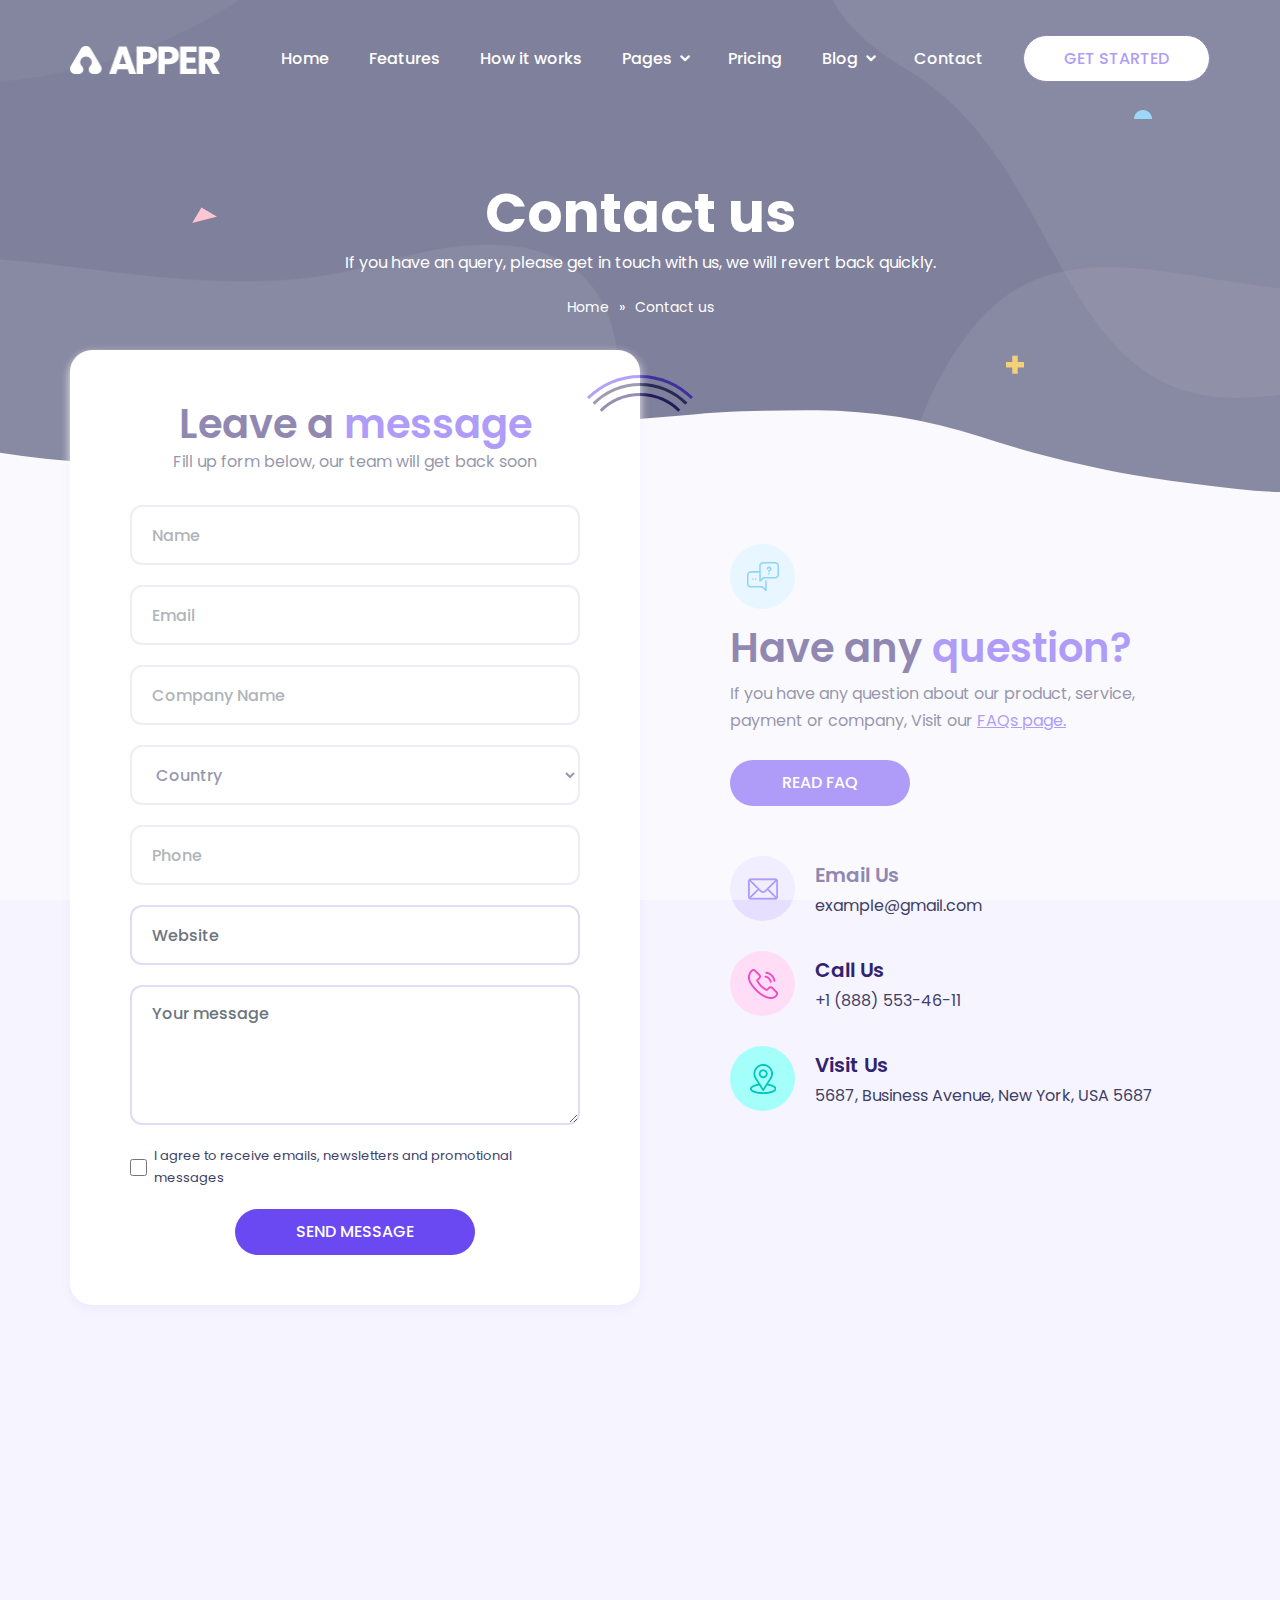
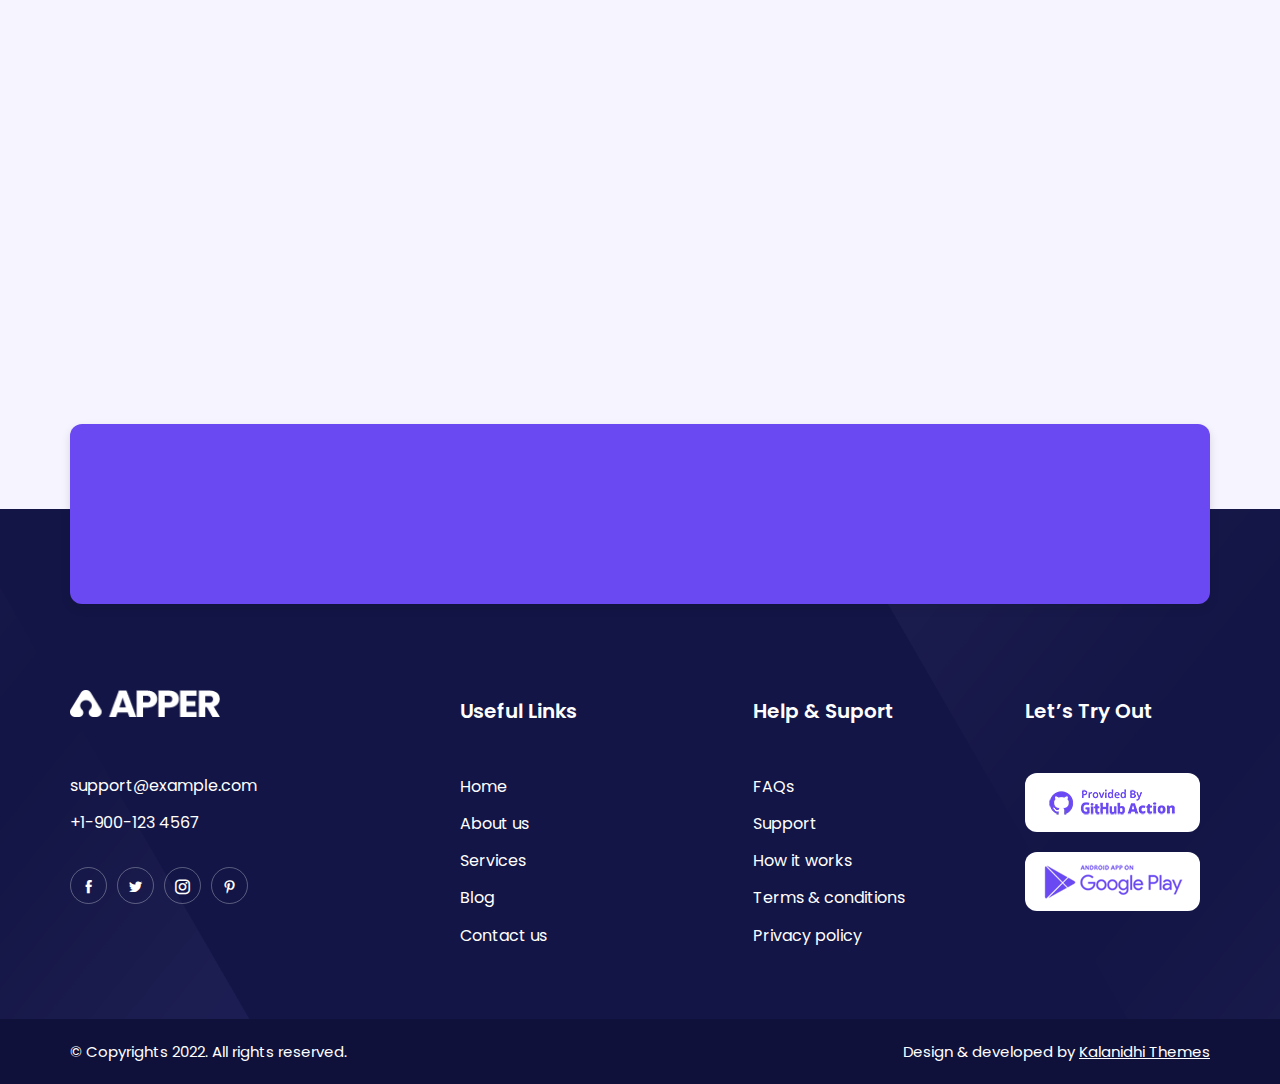
<file: docs/contact.html>
<!DOCTYPE html>
<html lang="en">

<head>

  <meta charset="UTF-8">
  <meta http-equiv="X-UA-Compatible" content="IE=edge">
  <meta name="viewport" content="width=device-width, initial-scale=1.0">
  <title>Contact us</title>

  <!-- icofont-css-link -->
  <link rel="stylesheet" href="css/icofont.min.css">
  <!-- Owl-Carosal-Style-link -->
  <link rel="stylesheet" href="css/owl.carousel.min.css">
  <!-- Bootstrap-Style-link -->
  <link rel="stylesheet" href="css/bootstrap.min.css">
  <!-- Aos-Style-link -->
  <link rel="stylesheet" href="css/aos.css">
  <!-- Coustome-Style-link -->
  <link rel="stylesheet" href="css/style.css">
  <!-- Responsive-Style-link -->
  <link rel="stylesheet" href="css/responsive.css">
  <!-- Favicon -->
  <link rel="shortcut icon" href="images/favicon.png" type="image/x-icon">

</head>

<body>

  <!-- Page-wrapper-Start -->
  <div class="page_wrapper">

    <!-- Preloader -->
    <div id="preloader">
      <div id="loader"></div>
    </div>

    <!-- Header Start -->
    <header class="white_header">
      <!-- container start -->
      <div class="container">
        <!-- navigation bar -->
        <nav class="navbar navbar-expand-lg">
           <a class="navbar-brand" href="index.html">
            <img src="images/footer_logo.png" alt="image">
          </a>
          <button class="navbar-toggler" type="button" data-toggle="collapse" data-target="#navbarSupportedContent"
            aria-controls="navbarSupportedContent" aria-expanded="false" aria-label="Toggle navigation">
            <span class="navbar-toggler-icon">
              <!-- <i class="icofont-navigation-menu ico_menu"></i> -->
              <div class="toggle-wrap">
                <span class="toggle-bar"></span>
              </div>
            </span>
          </button>

          <div class="collapse navbar-collapse" id="navbarSupportedContent">
            <ul class="navbar-nav ml-auto">
              <li class="nav-item active">
                <a class="nav-link" href="index.html">Home</a>
              </li>
              <li class="nav-item">
                <a class="nav-link" href="index.html#features">Features</a>
              </li>
              <li class="nav-item">
                <a class="nav-link" href="index.html#how_it_work">How it works</a>
              </li>

              <!-- secondery menu start -->
              <li class="nav-item has_dropdown">
                <a class="nav-link" href="#">Pages</a>
                <span class="drp_btn"><i class="icofont-rounded-down"></i></span>
                <div class="sub_menu">
                  <ul>
                    <li><a href="about.html">About Us</a></li>
                    <li><a href="reviews.html">Reviews</a></li>
                    <li><a href="contact.html">Contact Us</a></li>
                    <li><a href="faq.html">Faq</a></li>
                    <li><a href="sign-in.html">Sign In</a></li>
                    <li><a href="sign-up.html">Sign Up</a></li>
                    <li><a href="blog-list.html">Blog List</a></li>
                    <li><a href="blog-single.html">Blog Single</a></li>
                  </ul>
                </div>
              </li>
              <!-- secondery menu end -->

              <li class="nav-item">
                <a class="nav-link" href="pricing.html">Pricing</a>
              </li>

              <!-- secondery menu start -->
              <li class="nav-item has_dropdown">
                <a class="nav-link" href="#">Blog</a>
                <span class="drp_btn"><i class="icofont-rounded-down"></i></span>
                <div class="sub_menu">
                  <ul>
                    <li><a href="blog-list.html">Blog List</a></li>
                    <li><a href="blog-single.html">Blog Single</a></li>
                  </ul>
                </div>
              </li>
              <!-- secondery menu end -->
              
              <li class="nav-item">
                <a class="nav-link" href="contact.html">Contact</a>
              </li>
              <li class="nav-item">
                <a class="nav-link dark_btn" href="contact.html">GET STARTED</a>
              </li>
            </ul>
          </div>
        </nav>
        <!-- navigation end -->
      </div>
      <!-- container end -->
    </header>


    <!-- BredCrumb-Section -->
    <div class="bred_crumb">
      <div class="container">
        <!-- shape animation  -->
        <span class="banner_shape1"> <img src="images/banner-shape1.png" alt="image" > </span>
        <span class="banner_shape2"> <img src="images/banner-shape2.png" alt="image" > </span>
        <span class="banner_shape3"> <img src="images/banner-shape3.png" alt="image" > </span>
        
        <div class="bred_text">
          <h1>Contact us</h1>
          <p>If you have an query, please get in touch with us, we will revert back quickly.</p>
          <ul>
            <li><a href="index.html">Home</a></li>
            <li><span>»</span></li>
            <li><a href="contact.html">Contact us</a></li>
          </ul>
        </div>
      </div>
    </div>  
    

    <!-- Contact Us Section Start -->
    <section class="contact_page_section">
      <div class="container">
          <div class="contact_inner">
              <div class="contact_form">
                <div class="section_title">
                    <h2>Leave a <span>message</span></h2>
                    <p>Fill up form below, our team will get back soon</p>
                </div>
                  <form action="">
                    <div class="form-group">
                        <input type="text" placeholder="Name" class="form-control">
                    </div>
                    <div class="form-group">
                        <input type="email" placeholder="Email" class="form-control">
                    </div>
                    <div class="form-group">
                        <input type="text" placeholder="Company Name" class="form-control">
                    </div>
                    <div class="form-group">
                        <select class="form-control">
                          <option value="">Country</option>
                        </select>
                    </div>
                    <div class="form-group">
                        <input type="text" placeholder="Phone" class="form-control">
                    </div>
                    <div class="form-group">
                        <input type="text" placeholder="Website" class="form-control">
                    </div>
                    <div class="form-group">
                        <textarea class="form-control" placeholder="Your message"></textarea>
                    </div>
                    <div class="form-group term_check">
                      <input type="checkbox" id="term">
                      <label for="term">I agree to receive emails, newsletters and promotional messages</label>
                    </div>
                    <div class="form-group mb-0">
                      <button type="submit" class="btn puprple_btn">SEND MESSAGE</button>
                    </div>
                  </form>
              </div>
              <div class="contact_info">
                  <div class="icon"><img src="images/contact_message_icon.png" alt="image"></div>
                  <div class="section_title">
                    <h2>Have any <span>question?</span></h2>
                    <p>If you have any question about our product, service, payment or company, Visit our <a href="#">FAQs page.</a></p>
                  </div>
                  <a href="#" class="btn puprple_btn">READ FAQ</a>
                  <ul class="contact_info_list">
                    <li>
                      <div class="img">
                        <img src="images/mail_icon.png" alt="image">
                      </div>
                      <div class="text">
                        <span>Email Us</span>
                        <a href="mailto:example@gmail.com">example@gmail.com</a>
                      </div>
                    </li>
                    <li>
                      <div class="img">
                        <img src="images/call_icon.png" alt="image">
                      </div>
                      <div class="text">
                        <span>Call Us</span>
                        <a href="tel:+1(888)553-46-11">+1 (888) 553-46-11</a>
                      </div>
                    </li>
                    <li>
                      <div class="img">
                        <img src="images/location_icon.png" alt="image">
                      </div>
                      <div class="text">
                        <span>Visit Us</span>
                        <p>5687, Business Avenue, New York, USA 5687</p>
                      </div>
                    </li>
                  </ul>
              </div>
          </div>
      </div>
    </section>
    <!-- Contact Us Section End -->


    <!-- Map Section Start -->
    <section class="row_am map_section">
      <div class="container">
          <div class="map_inner">
            <iframe src="https://www.google.com/maps/embed?pb=!1m18!1m12!1m3!1d387190.2799160891!2d-74.25987584510595!3d40.69767006338158!2m3!1f0!2f0!3f0!3m2!1i1024!2i768!4f13.1!3m3!1m2!1s0x89c24fa5d33f083b%3A0xc80b8f06e177fe62!2sNew%20York%2C%20NY%2C%20USA!5e0!3m2!1sen!2sin!4v1664399300741!5m2!1sen!2sin" width="100%" height="510" style="border:0;" allowfullscreen="" loading="lazy" referrerpolicy="no-referrer-when-downgrade"></iframe>
          </div>
      </div>
    </section>
    <!-- Map Section End -->


    <!-- News-Letter-Section-Start -->
    <section class="newsletter_section">
      <!-- container start -->
      <div class="container">
        <div class="newsletter_box">
          <div class="section_title" data-aos="fade-in" data-aos-duration="1500" data-aos-delay="100">
            <!-- h2 -->
            <h2>Subscribe newsletter</h2>
            <!-- p -->
            <p>Be the first to recieve all latest post in your inbox</p>
          </div>
          <form action="" data-aos="fade-in" data-aos-duration="1500" data-aos-delay="100">
            <div class="form-group">
              <input type="email" class="form-control" placeholder="Enter your email">
            </div>
            <div class="form-group">
              <button class="btn">SUBMIT</button>
            </div>
          </form>
        </div>
      </div>
      <!-- container end -->
    </section>
    <!-- News-Letter-Section-end -->


    <!-- Footer-Section start -->
    <footer>
      <div class="top_footer has_bg">
        <!-- container start -->
        <div class="container">
          <!-- row start -->
          <div class="row">
            <!-- footer link 1 -->
            <div class="col-lg-4 col-md-6 col-12">
              <div class="abt_side">
                <div class="logo"> <img src="images/footer_logo.png" alt="image"></div>
                <ul>
                  <li><a href="#">support@example.com</a></li>
                  <li><a href="#">+1-900-123 4567</a></li>
                </ul>
                <ul class="social_media">
                  <li><a href="#"><i class="icofont-facebook"></i></a></li>
                  <li><a href="#"><i class="icofont-twitter"></i></a></li>
                  <li><a href="#"><i class="icofont-instagram"></i></a></li>
                  <li><a href="#"><i class="icofont-pinterest"></i></a></li>
                </ul>
              </div>
            </div>

            <!-- footer link 2 -->
            <div class="col-lg-3 col-md-6 col-12">
              <div class="links">
                <h3>Useful Links</h3>
                <ul>
                  <li><a href="index.html">Home</a></li>
                  <li><a href="#">About us</a></li>
                  <li><a href="#">Services</a></li>
                  <li><a href="#">Blog</a></li>
                  <li><a href="#">Contact us</a></li>
                </ul>
              </div>
            </div>

            <!-- footer link 3 -->
            <div class="col-lg-3 col-md-6 col-12">
              <div class="links">
                <h3>Help & Suport</h3>
                <ul>
                  <li><a href="#">FAQs</a></li>
                  <li><a href="#">Support</a></li>
                  <li><a href="#">How it works</a></li>
                  <li><a href="#">Terms & conditions</a></li>
                  <li><a href="#">Privacy policy</a></li>
                </ul>
              </div>
            </div>

            <!-- footer link 4 -->
            <div class="col-lg-2 col-md-6 col-12">
              <div class="try_out">
                <h3>Let’s Try Out</h3>
                <ul class="app_btn">
                  <li>
                    <a href="#">
                      <img src="images/github_blue.png" alt="image">
                    </a>
                  </li>
                  <li>
                    <a href="#">
                      <img src="images/googleplay_blue.png" alt="image">
                    </a>
                  </li>
                </ul>
              </div>
            </div>
          </div>
          <!-- row end -->
        </div>
        <!-- container end -->
      </div>

      <!-- last footer -->
      <div class="bottom_footer">
        <!-- container start -->
        <div class="container">
          <!-- row start -->
          <div class="row">
            <div class="col-md-6">
              <p>© Copyrights 2022. All rights reserved.</p>
            </div>
            <div class="col-md-6">
              <p class="developer_text">Design & developed by <a href="https://themeforest.net/user/kalanidhithemes" target="blank">Kalanidhi Themes</a></p>
            </div>
          </div>
          <!-- row end -->
        </div>
        <!-- container end -->
      </div>

      <!-- go top button -->
      <div class="go_top">
        <span><img src="images/go_top.png" alt="image"></span>
      </div>
    </footer>
    <!-- Footer-Section end -->
    
  </div>
  <!-- Page-wrapper-End -->

  <!-- Jquery-js-Link -->
  <script src="js/jquery.js"></script>
  <!-- owl-js-Link -->
  <script src="js/owl.carousel.min.js"></script>
  <!-- bootstrap-js-Link -->
  <script src="js/bootstrap.min.js"></script>
  <!-- aos-js-Link -->
  <script src="js/aos.js"></script>
  <!-- main-js-Link -->
  <script src="js/main.js"></script>

</body>

</html>
</file>
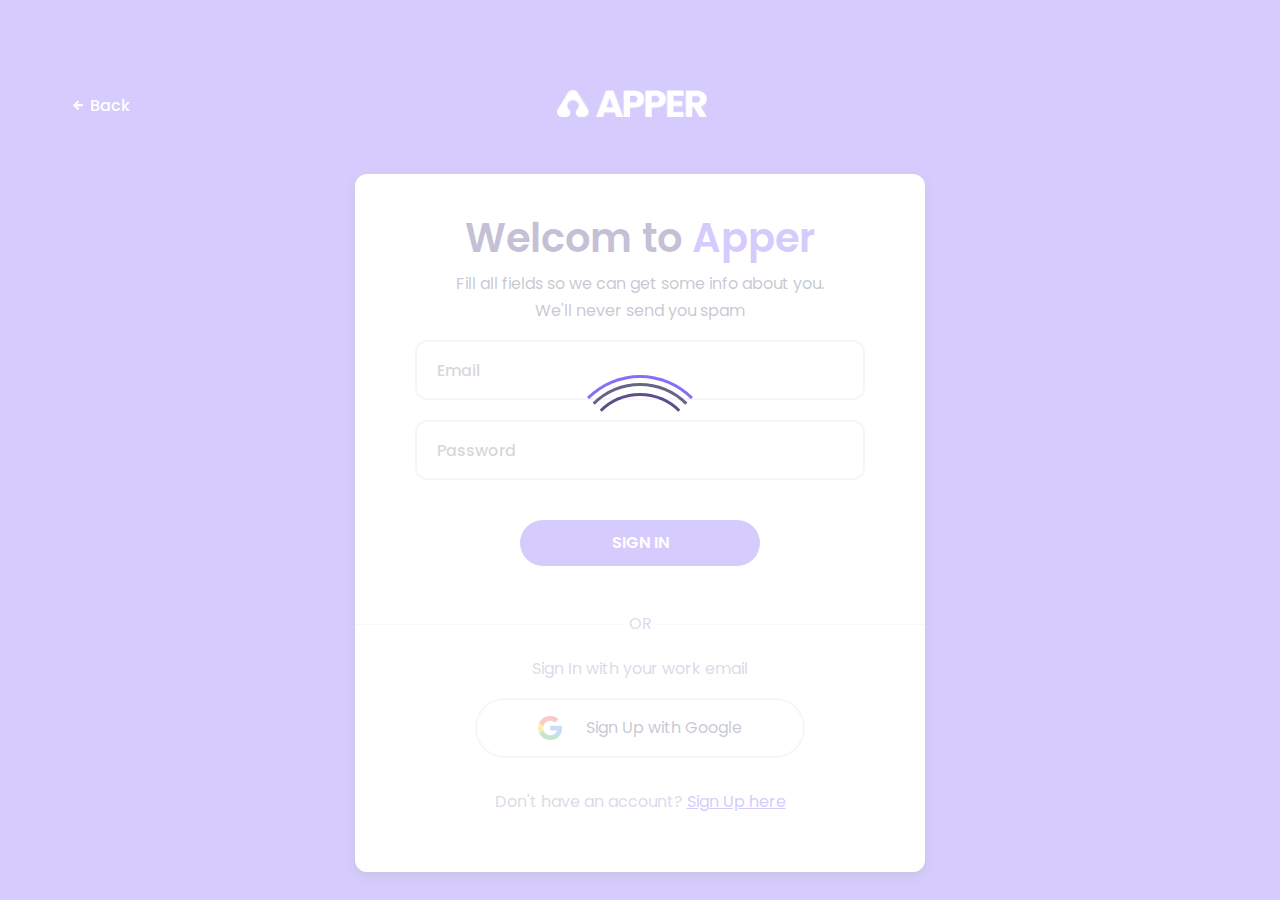
<file: docs/sign-in.html>
<!DOCTYPE html>
<html lang="en">

<head>

  <meta charset="UTF-8">
  <meta http-equiv="X-UA-Compatible" content="IE=edge">
  <meta name="viewport" content="width=device-width, initial-scale=1.0">
  <title>Sign In</title>

  <!-- icofont-css-link -->
  <link rel="stylesheet" href="css/icofont.min.css">
  <!-- Bootstrap-Style-link -->
  <link rel="stylesheet" href="css/bootstrap.min.css">
  <!-- Aos-Style-link -->
  <link rel="stylesheet" href="css/aos.css">
  <!-- Coustome-Style-link -->
  <link rel="stylesheet" href="css/style.css">
  <!-- Responsive-Style-link -->
  <link rel="stylesheet" href="css/responsive.css">
  <!-- Favicon -->
  <link rel="shortcut icon" href="images/favicon.png" type="image/x-icon">

</head>

<body>

  <!-- Page-wrapper-Start -->
  <div class="page_wrapper">

    <!-- Preloader -->
    <div id="preloader">
      <div id="loader"></div>
    </div>

    <div class="full_bg">

      <div class="container">
         <section class="signup_section">

          <div class="top_part">
            <a href="index.html" class="back_btn"><i class="icofont-arrow-left"></i> Back</a>
            <a class="navbar-brand" href="#">
              <img src="images/footer_logo.png" alt="image">
            </a>
          </div>
  
          <!-- Comment Form Section -->
          <div class="signup_form">
            <div class="section_title">
              <h2> Welcom to <span>Apper</span> </h2>
              <p>Fill all fields so we can get some info about you. <br> We'll never send you spam</p>
            </div>
            <form action="">
              <div class="form-group">
                <input type="email" class="form-control" placeholder="Email">
              </div>
              <div class="form-group">
                <input type="password" class="form-control" placeholder="Password">
              </div>
              <div class="form-group">
                <button class="btn puprple_btn" type="submit">SIGN IN</button>
              </div>
            </form>
            <p class="or_block">
              <span>OR</span>
            </p>
           <div class="or_option">
              <p>Sign In with your work email</p>
              <a href="#" class="btn google_btn"><img src="images/google.png" alt="image"> <span>Sign Up with Google</span> </a>
              <p>Don't have an account? <a href="#">Sign Up here</a></p>
           </div>
          </div>
         </section>
      </div>
      
    </div>



  </div>
  <!-- Page-wrapper-End -->

  <!-- Jquery-js-Link -->
  <script src="js/jquery.js"></script>
  <!-- bootstrap-js-Link -->
  <script src="js/bootstrap.min.js"></script>
  <!-- aos-js-Link -->
  <script src="js/aos.js"></script>
  <!-- main-js-Link -->
  <script src="js/main.js"></script>

</body>

</html>
</file>
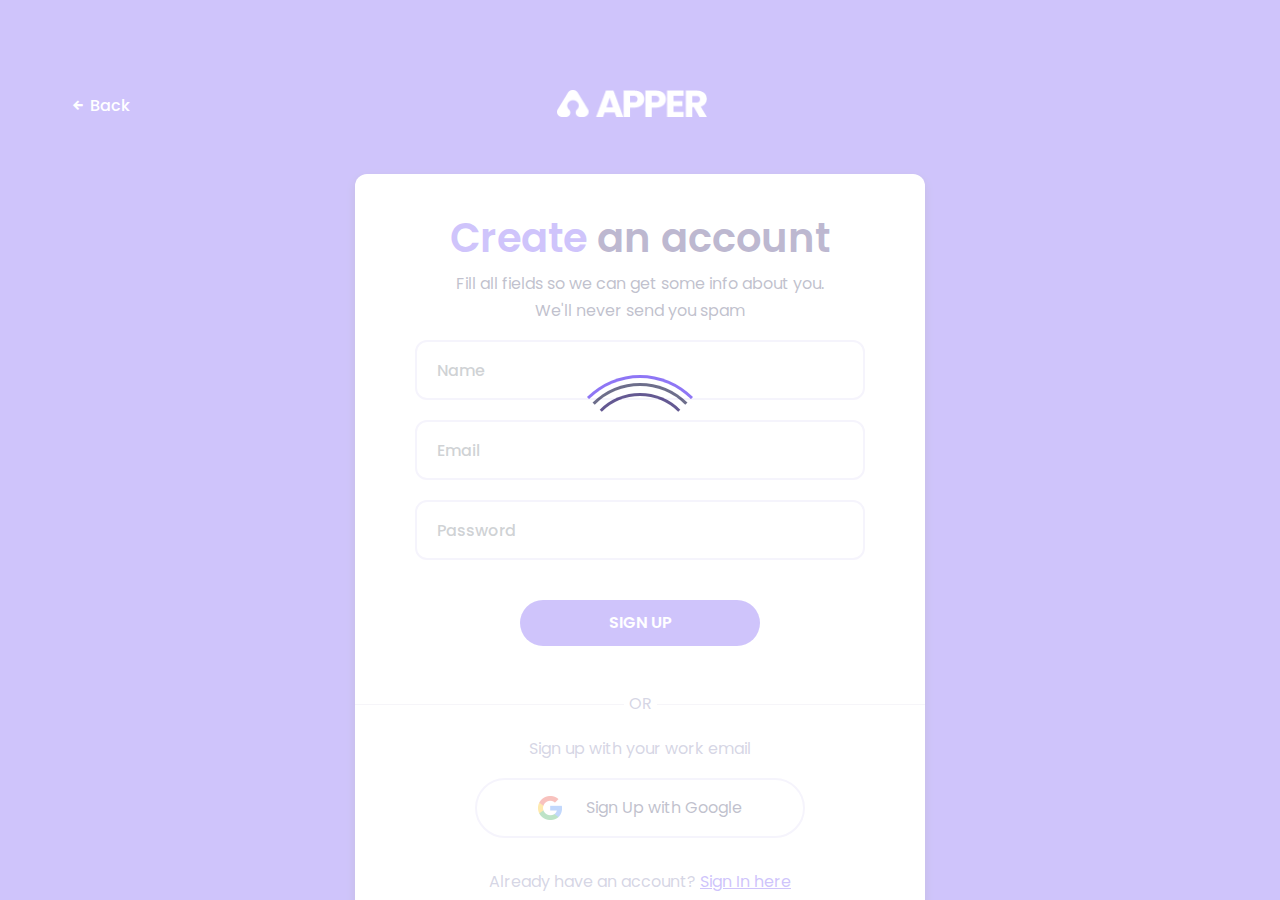
<file: docs/sign-up.html>
<!DOCTYPE html>
<html lang="en">

<head>

  <meta charset="UTF-8">
  <meta http-equiv="X-UA-Compatible" content="IE=edge">
  <meta name="viewport" content="width=device-width, initial-scale=1.0">
  <title>Sign up</title>

  <!-- icofont-css-link -->
  <link rel="stylesheet" href="css/icofont.min.css">
  <!-- Bootstrap-Style-link -->
  <link rel="stylesheet" href="css/bootstrap.min.css">
  <!-- Aos-Style-link -->
  <link rel="stylesheet" href="css/aos.css">
  <!-- Coustome-Style-link -->
  <link rel="stylesheet" href="css/style.css">
  <!-- Responsive-Style-link -->
  <link rel="stylesheet" href="css/responsive.css">
  <!-- Favicon -->
  <link rel="shortcut icon" href="images/favicon.png" type="image/x-icon">

</head>

<body>

  <!-- Page-wrapper-Start -->
  <div class="page_wrapper">

    <!-- Preloader -->
    <div id="preloader">
      <div id="loader"></div>
    </div>

    <div class="full_bg">

      <div class="container">
         <section class="signup_section">

          <div class="top_part">
            <a href="index.html" class="back_btn"><i class="icofont-arrow-left"></i> Back</a>
            <a class="navbar-brand" href="#">
              <img src="images/footer_logo.png" alt="image">
            </a>
          </div>
  
          <!-- Comment Form Section -->
          <div class="signup_form">
            <div class="section_title">
              <h2> <span>Create</span> an account</h2>
              <p>Fill all fields so we can get some info about you. <br> We'll never send you spam</p>
            </div>
            <form action="">
              <div class="form-group">
                <input type="text" class="form-control" placeholder="Name">
              </div>
              <div class="form-group">
                <input type="email" class="form-control" placeholder="Email">
              </div>
              <div class="form-group">
                <input type="password" class="form-control" placeholder="Password">
              </div>
              <div class="form-group">
                <button class="btn puprple_btn" type="submit">SIGN UP</button>
              </div>
            </form>
            <p class="or_block">
              <span>OR</span>
            </p>
           <div class="or_option">
              <p>Sign up with your work email</p>
              <a href="#" class="btn google_btn"><img src="images/google.png" alt="image"> <span>Sign Up with Google</span> </a>
              <p>Already have an account? <a href="#">Sign In here</a></p>
           </div>
          </div>
         </section>
      </div>
      
    </div>



  </div>
  <!-- Page-wrapper-End -->

  <!-- Jquery-js-Link -->
  <script src="js/jquery.js"></script>
  <!-- bootstrap-js-Link -->
  <script src="js/bootstrap.min.js"></script>
  <!-- aos-js-Link -->
  <script src="js/aos.js"></script>
  <!-- main-js-Link -->
  <script src="js/main.js"></script>

</body>

</html>
</file>
<file: docs/css/style.css>
/*-----------------------------------------------------------------------------------

[Table of contents]

1. Font
2. Css Variable for colors
3. Common CSS
4. Preloader CSS
5. Header - Main Navigation ( section )
6. Hero Slider ( section )
7. Trusted Logo Slider ( section )
8. Features ( section )
9. About us ( section )
10. Modern UI ( section )
11. How it works ( section )
12. Testimonials ( section )
13. Pricing ( section )
14. Faq ( section )
15. Interface ( section )
16. Download app ( section )
17. Latest story ( section )
18. Newsletter ( section )
19. Footer ( section )
20. Animation CSS ( section )


-----------------------------------------------------------------------------------*/

/* --------Font--------------- */
/* poppins-300 - latin */
@font-face {
    font-family: 'Poppins';
    font-style: normal;
    font-weight: 300;
    src: url('../fonts/poppins-v20-latin-300.eot'); /* IE9 Compat Modes */
    src: local(''),
         url('../fonts/poppins-v20-latin-300.eot?#iefix') format('embedded-opentype'), /* IE6-IE8 */
         url('../fonts/poppins-v20-latin-300.woff2') format('woff2'), /* Super Modern Browsers */
         url('../fonts/poppins-v20-latin-300.woff') format('woff'), /* Modern Browsers */
         url('../fonts/poppins-v20-latin-300.ttf') format('truetype'), /* Safari, Android, iOS */
         url('../fonts/poppins-v20-latin-300.svg#Poppins') format('svg'); /* Legacy iOS */
  }
  /* poppins-regular - latin */
  @font-face {
    font-family: 'Poppins';
    font-style: normal;
    font-weight: 400;
    src: url('../fonts/poppins-v20-latin-regular.eot'); /* IE9 Compat Modes */
    src: local(''),
         url('../fonts/poppins-v20-latin-regular.eot?#iefix') format('embedded-opentype'), /* IE6-IE8 */
         url('../fonts/poppins-v20-latin-regular.woff2') format('woff2'), /* Super Modern Browsers */
         url('../fonts/poppins-v20-latin-regular.woff') format('woff'), /* Modern Browsers */
         url('../fonts/poppins-v20-latin-regular.ttf') format('truetype'), /* Safari, Android, iOS */
         url('../fonts/poppins-v20-latin-regular.svg#Poppins') format('svg'); /* Legacy iOS */
  }
  /* poppins-italic - latin */
  @font-face {
    font-family: 'Poppins';
    font-style: italic;
    font-weight: 400;
    src: url('../fonts/poppins-v20-latin-italic.eot'); /* IE9 Compat Modes */
    src: local(''),
         url('../fonts/poppins-v20-latin-italic.eot?#iefix') format('embedded-opentype'), /* IE6-IE8 */
         url('../fonts/poppins-v20-latin-italic.woff2') format('woff2'), /* Super Modern Browsers */
         url('../fonts/poppins-v20-latin-italic.woff') format('woff'), /* Modern Browsers */
         url('../fonts/poppins-v20-latin-italic.ttf') format('truetype'), /* Safari, Android, iOS */
         url('../fonts/poppins-v20-latin-italic.svg#Poppins') format('svg'); /* Legacy iOS */
  }
  /* poppins-500 - latin */
  @font-face {
    font-family: 'Poppins';
    font-style: normal;
    font-weight: 500;
    src: url('../fonts/poppins-v20-latin-500.eot'); /* IE9 Compat Modes */
    src: local(''),
         url('../fonts/poppins-v20-latin-500.eot?#iefix') format('embedded-opentype'), /* IE6-IE8 */
         url('../fonts/poppins-v20-latin-500.woff2') format('woff2'), /* Super Modern Browsers */
         url('../fonts/poppins-v20-latin-500.woff') format('woff'), /* Modern Browsers */
         url('../fonts/poppins-v20-latin-500.ttf') format('truetype'), /* Safari, Android, iOS */
         url('../fonts/poppins-v20-latin-500.svg#Poppins') format('svg'); /* Legacy iOS */
  }
  /* poppins-500italic - latin */
  @font-face {
    font-family: 'Poppins';
    font-style: italic;
    font-weight: 500;
    src: url('../fonts/poppins-v20-latin-500italic.eot'); /* IE9 Compat Modes */
    src: local(''),
         url('../fonts/poppins-v20-latin-500italic.eot?#iefix') format('embedded-opentype'), /* IE6-IE8 */
         url('../fonts/poppins-v20-latin-500italic.woff2') format('woff2'), /* Super Modern Browsers */
         url('../fonts/poppins-v20-latin-500italic.woff') format('woff'), /* Modern Browsers */
         url('../fonts/poppins-v20-latin-500italic.ttf') format('truetype'), /* Safari, Android, iOS */
         url('../fonts/poppins-v20-latin-500italic.svg#Poppins') format('svg'); /* Legacy iOS */
  }
  /* poppins-600 - latin */
  @font-face {
    font-family: 'Poppins';
    font-style: normal;
    font-weight: 600;
    src: url('../fonts/poppins-v20-latin-600.eot'); /* IE9 Compat Modes */
    src: local(''),
         url('../fonts/poppins-v20-latin-600.eot?#iefix') format('embedded-opentype'), /* IE6-IE8 */
         url('../fonts/poppins-v20-latin-600.woff2') format('woff2'), /* Super Modern Browsers */
         url('../fonts/poppins-v20-latin-600.woff') format('woff'), /* Modern Browsers */
         url('../fonts/poppins-v20-latin-600.ttf') format('truetype'), /* Safari, Android, iOS */
         url('../fonts/poppins-v20-latin-600.svg#Poppins') format('svg'); /* Legacy iOS */
  }
  /* poppins-700 - latin */
  @font-face {
    font-family: 'Poppins';
    font-style: normal;
    font-weight: 700;
    src: url('../fonts/poppins-v20-latin-700.eot'); /* IE9 Compat Modes */
    src: local(''),
         url('../fonts/poppins-v20-latin-700.eot?#iefix') format('embedded-opentype'), /* IE6-IE8 */
         url('../fonts/poppins-v20-latin-700.woff2') format('woff2'), /* Super Modern Browsers */
         url('../fonts/poppins-v20-latin-700.woff') format('woff'), /* Modern Browsers */
         url('../fonts/poppins-v20-latin-700.ttf') format('truetype'), /* Safari, Android, iOS */
         url('../fonts/poppins-v20-latin-700.svg#Poppins') format('svg'); /* Legacy iOS */
  }
  /* poppins-800 - latin */
  @font-face {
    font-family: 'Poppins';
    font-style: normal;
    font-weight: 800;
    src: url('../fonts/poppins-v20-latin-800.eot'); /* IE9 Compat Modes */
    src: local(''),
         url('../fonts/poppins-v20-latin-800.eot?#iefix') format('embedded-opentype'), /* IE6-IE8 */
         url('../fonts/poppins-v20-latin-800.woff2') format('woff2'), /* Super Modern Browsers */
         url('../fonts/poppins-v20-latin-800.woff') format('woff'), /* Modern Browsers */
         url('../fonts/poppins-v20-latin-800.ttf') format('truetype'), /* Safari, Android, iOS */
         url('../fonts/poppins-v20-latin-800.svg#Poppins') format('svg'); /* Legacy iOS */
  }

/* -----------Css-variable------ */

:root {
    --light-purple: #F6F4FE;
    --purple: #6A49F2;
    --bg-purple: #6A49F2;
    --dark-purple: #32236F;
    --body-text-purple: #3E3F66;
    --text-white: #ffffff;
    --bg-white: #ffffff;
    --slider-dots-color: #D4D2DD;
    --light-bg: #DFDAF3;
}



/* ------Common-Css------------- */

html{scroll-behavior:smooth}

body {
    margin: 0;
    padding: 0;
    box-sizing: border-box;
    font-size: 16px;
    line-height: 1.7;
    font-family: 'Poppins', sans-serif;
    color: var(--body-text-purple);
    background-color: var(--light-purple);
}

.page_wrapper {
    width: 100%;
    overflow-x: hidden;
}

a {
    text-decoration: none;
    color: var(--body-text-purple);
}

a:hover {
    text-decoration: none;
    color: var(--body-text-purple);
}

ul,
li {
    padding: 0;
    list-style-type: none;
    margin: 0;
}

button:focus,
.btn.focus,
.btn:focus {
    outline: none;
    box-shadow: none;
}

@media screen and (min-width:1200px) {
    .container {
        max-width: 1170px;
    }
}

.section_title {
    text-align: center;
}

/* section heading h2 */
.section_title h2 {
    font-size: 40px;
    font-weight: 700;
    color: var(--dark-purple);
}

.section_title h2 span {
    color: var(--purple);
}

.row_am {
    padding: 50px 0;
}

/* purple button */
.puprple_btn {
    background-color: var(--purple);
    color: var(--text-white);
    border-radius: 50px;
    padding: 10px 40px;
    position: relative;
    overflow: hidden;
    z-index: 1;
    font-weight: 500;
}

.puprple_btn::before {
    content: "";
    position: absolute;
    left: 0;
    top: 0;
    width: 0%;
    height: 100%;
    background-color: var(--bg-white);
    border-radius: 50px;
    transition: .6s all;
    z-index: -1;
}

.puprple_btn:hover::before {
    width: 100%;
}

.puprple_btn:hover {
    color: var(--purple);
}

/* white button */
.white_btn {
    padding: 10px 45px;
    border: 1px solid var(--purple);
    color: var(--purple);
    border-radius: 50px;
    background-color: var(--bg-white);
    font-weight: 700;
    position: relative;
    z-index: 1;
    overflow: hidden;
    font-weight: 500;
}

.white_btn::before {
    content: "";
    position: absolute;
    left: 0;
    top: 0;
    width: 0%;
    height: 100%;
    background-color: var(--bg-purple);
    border-radius: 50px;
    transition: .6s all;
    z-index: -1;
}

.white_btn:hover::before {
    width: 110%;
}

.white_btn:hover {
    color: var(--text-white);
}

.highlited_block .white_btn:hover {
    border-color: var(--bg-white);
}

/* slider controls */
.owl-carousel .owl-dots {
    display: flex;
    align-items: center;
    justify-content: center;
    position: relative;
    margin-top: 20px;
}

.owl-carousel .owl-dots button {
    display: block;
    width: 15px;
    height: 15px;
    background-color: var(--slider-dots-color);
    border-radius: 15px;
    margin: 0 5px;
}

.owl-carousel .owl-dots button.active {
    background-color: var(--purple);
}

/* -------------Preloader-Css-Start-------------- */

/* Preloader */
#preloader {
    position: fixed;
    top: 0;
    left: 0;
    width: 100%;
    height: 100%;
    background-color: rgba(255, 255, 255, 0.9);
    z-index: 999999;
}

#loader {
    display: block;
    position: relative;
    left: 50%;
    top: 50%;
    width: 150px;
    height: 150px;
    margin: -75px 0 0 -75px;
    border-radius: 50%;
    border: 3px solid transparent;
    border-top-color: var(--bg-purple);
    -webkit-animation: spin 2s linear infinite;
    animation: spin 2s linear infinite;
}

#loader:before {
    content: "";
    position: absolute;
    top: 5px;
    left: 5px;
    right: 5px;
    bottom: 5px;
    border-radius: 50%;
    border: 3px solid transparent;
    border-top-color: var(--body-text-purple);
    -webkit-animation: spin 3s linear infinite;
    animation: spin 3s linear infinite;
}

#loader:after {
    content: "";
    position: absolute;
    top: 15px;
    left: 15px;
    right: 15px;
    bottom: 15px;
    border-radius: 50%;
    border: 3px solid transparent;
    border-top-color: var(--dark-purple);
    -webkit-animation: spin 1.5s linear infinite;
    animation: spin 1.5s linear infinite;
}

@-webkit-keyframes spin {
    0%   {
        -webkit-transform: rotate(0deg);
        -ms-transform: rotate(0deg);
        transform: rotate(0deg);
    }
    100% {
        -webkit-transform: rotate(360deg);
        -ms-transform: rotate(360deg);
        transform: rotate(360deg);
    }
}

@keyframes spin {
    0%   {
        -webkit-transform: rotate(0deg);
        -ms-transform: rotate(0deg);
        transform: rotate(0deg);
    }
    100% {
        -webkit-transform: rotate(360deg);
        -ms-transform: rotate(360deg);
        transform: rotate(360deg);
    }
}




/* -----------Header-Css-Start------------------- */
/* header wraper */
header {
    position: absolute;
    width: 100%;
    z-index: 99999;
    transition: .4s all;
}

header.fix_style {
    position: fixed;
    top: 0;
    backdrop-filter: blur(7px);
    background-color: rgba(19, 21, 70, 0.8);
    padding: 15px 0;
    transition: none;
    opacity: 0;
    pointer-events: none;
}

header.fixed {
   pointer-events: all;
   opacity: 1;
   transition: .4s all;
}

header.fixed .navbar {
    padding: 0;
}

/* navigation bar */
.navbar {
    padding-left: 0;
    padding-right: 0;
    padding-top: 35px;
}

.navbar-expand-lg .navbar-nav {
    align-items: center;
}

.navbar-expand-lg .navbar-nav .nav-link {
    padding: 5px 20px;
    font-weight: 500;
    color: var(--text-white)
}

.navbar-expand-lg .navbar-nav .nav-link:hover {
    color: var(--purple);
}

.navbar-expand-lg .navbar-nav .nav-link.dark_btn {
    color: var(--purple);
    background-color: var(--bg-white);
    font-size: 16px;
    padding: 9px 40px;
    border-radius: 25px;
    margin-left: 20px;
    position: relative;
    border: 1px solid var(--dark-purple);
}


.navbar-expand-lg .navbar-nav .nav-link.dark_btn::before, 
.navbar-expand-lg .navbar-nav .nav-link.dark_btn::after {
    content: '';
    position: absolute;
    top: 0;
    right: 0;
    bottom: 0;
    left: 0;
    width: 100%;
    height: 100%;
    border-radius: 42px;
    z-index: -1;
}

.navbar-expand-lg .navbar-nav .nav-link.dark_btn::before {
	animation: pulse-blue-medium-sm 3.5s infinite
}

.navbar-expand-lg .navbar-nav .nav-link.dark_btn::after  {
	animation: pulse-blue-small-sm 3.5s infinite
}

.navbar-brand img {
    width: 150px;
}

/* navigation bar dropdown */
.navbar-expand-lg .navbar-nav .has_dropdown {
    display: flex;
    align-items: center;
    position: relative;
    border-radius: 10px 10px 0 0;
    transition: .4s all;
}

.navbar-expand-lg .navbar-nav .has_dropdown:hover {
    background-color: var(--bg-white);
    box-shadow: 0px 4px 10px #c5c5c580;
}

.navbar-expand-lg .navbar-nav .has_dropdown .drp_btn {
    position: relative;
    right: 15px;
    color: var(--text-white)
}

.navbar-expand-lg .navbar-nav .has_dropdown .sub_menu {
    position: absolute;
    top: 100%;
    background-color: var(--bg-white);
    border-radius: 0 10px 10px 10px;
    min-width: 210px;
    max-width: 230px;
    margin-top: -10px;
    transition: .4s all;
    opacity: 0;
    pointer-events: none;
    box-shadow: 0px 4px 10px #c5c5c580;
}

.navbar-expand-lg .navbar-nav .has_dropdown .sub_menu ul {
    margin-left: 0;
    padding: 10px 20px;
}

.navbar-expand-lg .navbar-nav .has_dropdown .sub_menu ul li a {
    font-size: 15px;
    position: relative;
    transition: .4s all;
    line-height: 35px;
    font-weight: 500;
}

.navbar-expand-lg .navbar-nav .has_dropdown .sub_menu ul li a::before {
    content: "";
    width: 10px;
    height: 10px;
    display: inline-block;
    border: 2px solid var(--purple);
    border-radius: 10px;
    margin-right: 5px;
    position: absolute;
    left: -10px;
    top: 50%;
    transform: translateY(-50%);
    opacity: 0;
    transition: .4s all;
}

.navbar-expand-lg .navbar-nav .has_dropdown .sub_menu ul li a:hover {
    padding-left: 15px;
    color: var(--purple);
}

.navbar-expand-lg .navbar-nav .has_dropdown .sub_menu ul li a:hover::before {
    opacity: 1;
    left: 0;
}

.navbar-expand-lg .navbar-nav .has_dropdown:hover>a,
.navbar-expand-lg .navbar-nav .has_dropdown:hover>.drp_btn {
    color: var(--purple);
}

.navbar-expand-lg .navbar-nav .has_dropdown:hover .sub_menu {
    opacity: 1;
    pointer-events: all;
    margin-top: -1px;
}

/* navigation toggle menu */
.toggle-wrap {
    padding: 10px;
    position: relative;
    cursor: pointer;
    
    /*disable selection*/
    -webkit-touch-callout: none;
      -webkit-user-select: none;
      -khtml-user-select: none;
      -moz-user-select: none;
      -ms-user-select: none;
      user-select: none;
  }

  .toggle-bar,
  .toggle-bar::before,
  .toggle-bar::after,
  .toggle-wrap.active .toggle-bar,
  .toggle-wrap.active .toggle-bar::before,
  .toggle-wrap.active .toggle-bar::after {
      -webkit-transition: all .2s ease-in-out;
      -moz-transition: all .2s ease-in-out;
      -o-transition: all .2s ease-in-out;
      transition: all .2s ease-in-out;
  }

  .toggle-bar {
      width: 25px;
      margin: 10px 0;
      position: relative;
      border-top: 4px solid var(--bg-white);
      display: block;
  }

  .toggle-bar::before,
  .toggle-bar::after {
      content: "";
      display: block;
      background: var(--bg-white);
      height: 4px;
      width: 30px;
      position: absolute;
      top: -12px;
      right: 0px;
      -ms-transform: rotate(0deg);
      -webkit-transform: rotate(0deg);
      transform: rotate(0deg);
      -ms-transform-origin: 13%;
      -webkit-transform-origin: 13%;
      transform-origin: 13%;
  }

  .toggle-bar::after {
    top: 4px;
  }

  .toggle-wrap.active .toggle-bar {
    border-top: 6px solid transparent;
  }

  .toggle-wrap.active .toggle-bar::before {
      -ms-transform: rotate(45deg);
      -webkit-transform: rotate(45deg);
      transform: rotate(45deg);
  }

  .toggle-wrap.active .toggle-bar::after {
      -ms-transform: rotate(-45deg);
      -webkit-transform: rotate(-45deg);
      transform: rotate(-45deg);
  }


/* ---------Hero-banner-Css-Start------------------ */
/* hero banner  wraper */
.banner_section {
    padding-top: 200px;
    position: relative;
    background-image: url(../images/herobg.png);
}

.banner_section .container {
    position: relative;
}

.banner_section .banner_images {
    margin: 240px 0 0 0;
    max-width: 100%;
    padding: 0 50px;
}


.banner_section .banner_images .banner_screen {
    margin: 0 auto;
    max-width: 100%;
    padding: 0;
    margin:0; 
    text-align: center;
}

.banner_section .banner_images .banner_screen img {
    max-width: 100%;
    border-radius: 16px;
    border: #131546 solid 1px;
}

.banner_section .banner_images .banner_screen.screen1 {
    margin-top: -100px;
}

.banner_section .banner_images .banner_screen.screen1 img{
    animation-delay:1s;
}

.banner_section .banner_images .banner_screen.screen2 {
    margin-top: -200px;
}

.banner_section .banner_images .banner_screen.screen2 img{
    animation-delay:3s;
}

.banner_section .banner_images .banner_screen.screen3 img {
    border: #131546 solid 4px;
    animation-delay:1s;
}

.banner_section .banner_images .banner_screen.screen4 {
    margin-top: -200px;
}

.banner_section .banner_images .banner_screen.screen4 img {
    animation-delay:2s;
}

.banner_section .banner_images .banner_screen.screen5 {
    margin-top: -100px;
}

.banner_section .banner_images .banner_screen.screen5 img {
    border: #131546 solid 4px;
    animation-delay:1s;
}


.owl-carousel .owl-item img {
    max-width: 100%;
    width: auto;
}


/* wave backgound after banner */
.banner_section::after {
    content: "";
    display: block;
    background:#f6f4fe;
    background-size: cover;
    background-repeat: no-repeat;
    width: 100%;
    height: 350px;
    background-position: center;
    margin-top: -350px;
}

.banner_section .row {
    align-items: center;
}

/* hero banner text */
.banner_section .banner_text {
    margin-top: 0px;
    text-align: center;
}

/* hero banner heading h1 */
.banner_section .banner_text h1 {
    font-size: 65px;
    color: var(--text-white);
    letter-spacing: -1.5px;
    font-weight: 700;
}

.banner_section .banner_text h1 span {
    color: var(--purple);
}

.banner_section .banner_text p {
    color: var(--text-white);
    padding: 20px 50px;
}

/* banner video  */
.banner_section .yt_video {
    max-width: 350px;
    margin: 0 auto;
    position: relative;
    /*overflow: hidden;*/
}


.banner_section .yt_video .thumbnil {
    position: relative;
    top: 52%;
    left: 83%;
    transform: translate(-50% , -50%);
}

.banner_section .yt_video .thumbnil img {
    max-width: 100%;
}

.banner_section .yt_video .thumbnil a {
    position: relative;
    left: 0%;
    top: 50%;
    transform: translate(-50%, -50%);
    text-align: center;
    color: var(--text-white);
    font-weight: 600;
    z-index: 999;
    cursor: pointer;
}

.banner_section .yt_video .thumbnil a span {
    display: block;
    font-weight: 500;
    font-size: 16px;
    text-align: left;
}

.banner_section .yt_video .thumbnil a .play_btn {
    /* background-color: rgba(255, 255, 255, 0.1);*/
    width: 96px;
    height: 96px;
    border-radius: 100px;
    text-align: center;
    margin: 0 auto;
    line-height: 96px;
    position: absolute;
    display: block;
    margin-bottom: 40px;
}

.banner_section .yt_video .thumbnil a .play_btn img {
    width: 50px;
    position: relative;
    z-index: 999;
}

/* how it works video model   */
.modal {
    z-index: 999999;
}

.modal-backdrop.show {
    z-index: 99999;
    opacity: .7;
}

.youtube-video .modal-dialog {
    position: absolute;
    left: 0;
    right: 0;
    top: 0;
    bottom: 0;
    margin: auto;
    width: 100%;
    padding: 0 15px;
    height: 100%;
    max-width: 1240px !important;
    display: flex;
    flex-direction: column;
    justify-content: center;
}

#video-container {
    position: relative;
    padding-bottom: 50%;
    padding-top: 30px;
    height: 0;
    overflow: hidden;
}

iframe#youtubevideo {
    position: absolute;
    top: 0;
    left: 0;
    height: 100%;
    width: 100%;
}
.youtube-video .modal-footer {
    border: none;
    text-align: center;
    display: block;
    padding: 0;
}

.youtube-video .modal-content {
    background: none !important;
    border: none;
}

#close-video {
    color: #fff;
    font-size: 30px;
}


/* hero banner images */
.banner_section .banner_slider {
    display: flex;
    position: relative;
}


/* hero banner shape animation */
.banner_section .banner_shape1, .banner_shape2, .banner_shape3 { 
    position: absolute; }

.banner_section .banner_shape1 {
    top: 200px;
    left: -15%;
    animation: mymove 10s infinite;
}

.banner_section .banner_shape2 {
    top: 100px;
    right: -10%;
    animation: mymove 5s infinite;
}

.banner_section .banner_shape3 {
    top: 400px;
    right: -20%;
    animation: mymove 3s infinite;
}


@keyframes mymove {
  50% {transform: rotate(180deg);}
}


/* ------------Trusted-Section-Css-Start----------- */

/* trusted logos wraper */
.trusted_section {
    margin-top: 40px;
}

.trusted_section .company_logos {
    padding-top: 20px;
}

.trusted_section .company_logos img {
    filter: grayscale(1);
    margin: 0 auto;
    transition: .4s all;
}

.trusted_section .company_logos img:hover {
    filter: grayscale(0);
}


/* ------------download-Section-Css-Start----------- */

/* download wraper */
.download_section {
    margin: 0 auto;
    margin-top: 40px;
    text-align: center;
}

/* banner button */
.download_section .app_btn {
    display: flex;
    align-items: center;
    justify-content: center;
}

.download_section ul {

}

.download_section ul li{
    
}

/* banner button list */
.download_section .app_btn li a {
    display: block;
    padding: 12px 30px;
    background-color: var(--bg-white);
    border: 2px solid var(--purple);
    position: relative;
    border-radius: 12px;
    transition: .4s all;

}

.download_section .app_btn li a.app_store {
    padding: 12px 40px;
}

.download_section .app_btn li:last-child {
    margin-left: 25px;
}

.download_section .app_btn li a img {
    transition: .4s all;
}

.download_section .app_btn li a .white_img {
    position: absolute;
    left: 50%;
    transform: translateX(-50%);
    opacity: 0;
}

.download_section .app_btn li a:hover {
    background-color: var(--purple);
}

.download_section .app_btn li a:hover .blue_img {
    opacity: 0;
}

.download_section .app_btn li a:hover .white_img {
    opacity: 1;
}


/* --------- Statastics Section-start------ */

/* statastics nomber */
.statistic_section .app_statstic {
    display: flex;
    flex-wrap: wrap;
    justify-content: space-between;
    margin-bottom: 10px;
}

.statistic_section .app_statstic li {
    width: 100%;
    /*display: flex;*/
    align-items: center;
}

.statistic_section .app_statstic li .icon {
    text-align: center;
}

.statistic_section .app_statstic li p {
    margin-bottom: 0;
    line-height: 1;
    color: var(--dark-purple);
    text-align: center;
    font-size: 20px;
}

.statistic_section .app_statstic li p:first-child {
    font-size: 40px;
    font-weight: 600;
    text-align: center;
    padding: 10px 0;
}

/* ----------Feature-Detail-Section-start------ */

/* features section wraper */
.features_section {

}

.features_section .container {
    max-width: 1370px;
}

.features_section .features_inner {
    background-color: var(--bg-white);
    padding: 70px 0;
    border-radius: 30px;
    box-shadow: 0px 4px 30px #EDE9FE;
}

/* features box block */
.features_section .features_inner .features_block {
    max-width: 1170px;
    margin: 0 auto;
    padding: 10px;
}

/* features section box */

.features_section .features_inner .feature_box {
    width: 100%;
    background-color: var(--light-purple);
    border-radius: 12px;
    text-align: left;
}

.features_section .features_inner .feature_box .image {
    position: relative;
    max-width: 100%;
}

.features_section .features_inner .feature_box .image img {
    border-radius: 12px 12px 0 0;
    max-width: 100%;
}

.features_section .features_inner .feature_box .text {
    padding: 30px;
}

.features_section .features_inner .feature_box .text h4 {
    font-size: 20px;
    color: var(--dark-purple);
    font-weight: 600;
}





/* -----------------About-App-Section-Css-Start------------------ */

/* about us section wraper */
.about_app_section .about_img {
    display: flex;
    align-items: center;
    position: relative;
}

/* about us section images*/
.about_app_section .about_img img {
    max-width: 100%;
}

.about_app_section .about_img::before {
    content: "";
    position: absolute;
    left: 38%;
    top: 50%;
    transform: translate(-50%, -50%);
    width: 500px;
    height: 500px;
    background-color: var(--bg-white);
    border-radius: 100%;
    z-index: -1;
}

.about_app_section .about_img .screen_img {
    margin-left: -135px;
    margin-top: 110px;
}

.about_app_section .about_text .section_title {
    text-align: left;
}

.about_app_section .about_text .section_title h2 {
    margin-bottom: 15px;
}

.about_app_section .about_text .list {
    margin-top: 45px;
    margin-bottom: 45px;
}

.about_app_section .about_text .list ul {
    position: relative;
}


.about_app_section .about_text .list ul li{
    font-size: 17px;
    color: var(--dark-purple);
    font-weight: normal;
    margin-bottom: 8px;
}



/* -------------Modern-Ui-Section-Css-Start---------------- */
/* modern ui section wraper */
.modern_ui_section .row {
    align-items: center;
}

.modern_ui_section .design_block {
    margin-top: 45px;
}

/* modern ui text */
.modern_ui_section .section_title {
    text-align: left;
}

.modern_ui_section .ui_text {
    padding-right: 75px;
}

/* modern ui list */
.modern_ui_section .design_block li {
    padding-left: 40px;
    position: relative;
    margin-bottom: 25px;
}

.modern_ui_section .design_block li::before {
    content: "";
    position: absolute;
    left: 0;
    top: 5px;
    background-image: url(../images/right_icon.png);
    width: 22px;
    height: 22px;
    background-repeat: no-repeat;
    background-position: center;
    background-size: contain;
}

.modern_ui_section .design_block li h4 {
    font-size: 20px;
    color: var(--dark-purple);
    font-weight: 600;
    margin-bottom: 8px;
}

.modern_ui_section .design_block li p {
    margin-bottom: 0;
}

/* modern ui images */
.modern_ui_section .ui_images {
    display: flex;
    position: relative;
}

.modern_ui_section .ui_images::before {
    content: "";
    position: absolute;
    left: 50%;
    top: 50%;
    transform: translate(-50%, -50%);
    width: 570px;
    height: 570px;
    border-radius: 100%;
    background-color: var(--bg-white);
    z-index: -1;
}

.modern_ui_section .ui_images .right_img img:nth-child(3) {
    margin-left: -140px;
    margin-top: -20px;
}

.modern_ui_section .ui_images .right_img img:nth-child(2) {
    margin-left: -90px;
    margin-top: -20px;
}

.modern_ui_section .ui_images .right_img img:nth-child(1) {
    position: relative;
    top: 15px;
    z-index: 99;
    margin-left: -15px;
}


/* -------------How_It_Works-Section-Css-Start------------------ */

/* how it works wraper */
.how_it_works .container {
    max-width: 1370px;
}

.how_it_works .how_it_inner {
    background-color: var(--bg-white);
    padding: 70px 0;
    border-radius: 30px;
    box-shadow: 0px 4px 30px #EDE9FE;
}

/* how it works list */
.how_it_works .step_block ul {
    max-width: 1080px;
    margin: 0 auto;
    padding: 10px;
}

.how_it_works .step_block ul li {
    display: flex;
    align-items: center;
    justify-content: space-between;
    position: relative;
    margin-bottom: 50px;
}

.how_it_works .step_block ul li::before {
    content: "";
    position: absolute;
    left: 50%;
    top: 50px;
    transform: translateX(-50%);
    width: 4px;
    height: calc(100% + 100px);
    background-color: var(--light-bg);
}

.how_it_works .step_block ul li:first-child::after {
    content: "";
    position: absolute;
    left: 50%;
    top: 0;
    transform: translateX(-50%);
    width: 14px;
    height: 14px;
    background-color: var(--light-bg);
    border-radius: 15px;
}

.how_it_works .step_block ul li:first-child::before {
    top: 0;
}

.how_it_works .step_block ul li:last-child::before {
    height: 50%;
    top: 0;
}

.how_it_works .step_block ul li .step_text,
.how_it_works .step_block ul li .step_img {
    width: 360px;
    text-align: right;
}

/* how it works image */
.how_it_works .step_block ul li .step_img img {
    max-width: 100%;
}

/* how it works heading h4 */
.how_it_works .step_block ul li .step_text h4 {
    font-size: 20px;
    font-weight: 600;
}

.how_it_works .step_block ul li .step_text .app_icon {
    margin-bottom: 10px;
}

.how_it_works .step_block ul li .step_text .app_icon a {
    display: inline-block;
    width: 40px;
    height: 40px;
    border-radius: 100%;
    background-color: var(--light-bg);
    color: var(--text-white);
    font-size: 20px;
    text-align: center;
    line-height: 40px;
    transition: .4s all;
}

.how_it_works .step_block ul li .step_text .app_icon a:hover {
    background-color: var(--purple);
}

.how_it_works .step_block ul li .step_text span {
    font-weight: 600;
}

.how_it_works .step_block ul li .step_text span a {
    color: var(--purple);
    text-decoration: underline;
}

.how_it_works .step_block ul li:nth-child(2) {
    flex-direction: row-reverse;
}

.how_it_works .step_block ul li:nth-child(2) .step_text,
.how_it_works .step_block ul li:nth-child(2) .step_img {
    text-align: left;
}

/* how it works numbers */
.how_it_works .step_block ul li .step_number {
    background-image: url(../images/icon_bg.png);
    background-size: cover;
    background-repeat: no-repeat;
    background-position: center;
    width: 110px;
    height: 110px;
    display: flex;
    justify-content: center;
    align-items: center;
    position: relative;
}

/* how it works numbers heading h3 */
.how_it_works .step_block ul li .step_number h3 {
    font-size: 30px;
    font-weight: 600;
}



/* ------------Testimonial-Slider-Css-Start------------- */
/* testimonials wraper  */
#testimonial_slider {
    max-width: 550px;
    margin: 0 auto;
}

.testimonial_section .testimonial_block {
    background-image: url(../images/testimonial_bg.png);
    background-size: cover;
    background-position: center;
    position: relative;
    margin-top: 65px;
}

.testimonial_section .testimonial_block .testimonial_slide_box {
    text-align: center;
    width: 430px;
    padding: 10px;
    margin: 0 auto;
}

/* testimonials rating  */
.testimonial_section .testimonial_block .rating span {
    color: #FC9400;
    font-size: 18px;
}

.testimonial_section .testimonial_block .testimonial_slide_box .review {
    margin-top: 10px;
    margin-bottom: 30px;
}

/* testimonials image  */
.testimonial_section .testimonial_block .testimonial_slide_box .testimonial_img img {
    margin: 0 auto;
}

/* testimonials heading h3 */
.testimonial_section .testimonial_block .testimonial_slide_box h3 {
    font-size: 20px;
    font-weight: 600;
    margin-bottom: 0;
    margin-top: 10px;
}

.testimonial_section .testimonial_block .testimonial_slide_box .designation {
    font-size: 15px;
}

/* testimonials total review */
.testimonial_section .total_review {
    text-align: center;
    margin-top: 60px;
}

.testimonial_section .total_review .rating {
    display: flex;
    align-items: center;
    justify-content: center;
}

/* testimonials paragraph */
.testimonial_section .total_review .rating p {
    margin-bottom: 0;
    font-weight: 600;
    margin-left: 5px;
    color: var(--dark-purple);
}

/* testimonials heading */
.testimonial_section .total_review h3 {
    font-size: 50px;
    font-weight: 600;
    margin-bottom: 0;
    color: var(--dark-purple);
}

.testimonial_section .total_review a {
    color: var(--purple);
    font-weight: 700;
}

.testimonial_section .testimonial_block .avtar_faces {
    position: absolute;
    top: 0;
    left: 50%;
    transform: translateX(-50%);
    z-index: -1;
    width: 100%;
}

.testimonial_section .testimonial_block .avtar_faces img {
    max-width: 100%;
}


/* -------------------Pricing-Section---------------------- */

/* pricing wraper  */
.pricing_section .toggle_block {
    display: flex;
    align-items: center;
    justify-content: center;
}

/* pricing toggle button */
.pricing_section .toggle_block span {
    color: var(--dark-purple);
    font-weight: 600;
    display: block;
    margin: 0 5px;
}

.tog_btn.month_active {
    left: 35px !important;
}

.pricing_section .toggle_block span.deactive {
    color: var(--body-text-purple);
}

.pricing_section .toggle_block .offer {
    background-color: var(--bg-white);
    border-radius: 5px;
    padding: 2px 10px;
    font-weight: 400;
    font-size: 13px;
    color: var(--purple);
}

.pricing_section .toggle_block .tog_block {
    width: 70px;
    height: 35px;
    background-color: var(--bg-white);
    border-radius: 18px;
    margin: 0 10px;
    position: relative;
    cursor: pointer;
}

.pricing_section .toggle_block .tog_block .tog_btn {
    height: 23px;
    width: 23px;
    border-radius: 25px;
    display: block;
    background-color: var(--purple);
    position: absolute;
    left: 3px;
    top: 50%;
    transform: translateY(-50%);
    transition: .4s all;
}

.pricing_section .toggle_block .month.active,
.pricing_section .toggle_block .years.active {
    color: var(--purple);
}

/* pricing pannel */
.pricing_section .pricing_pannel {
    margin-top: 50px;
    display: none;
}

.pricing_section .pricing_pannel.active {
    display: block;
}

.pricing_section .pricing_pannel .pricing_block {
    text-align: center;
    background-color: var(--bg-white);
    min-height: 700px;
    border-radius: 12px;
    padding-top: 60px;
    margin-bottom: 40px;
    box-shadow: 0px 4px 30px #EDE9FE;
}

.pricing_section .pricing_pannel .pricing_block.highlited_block {
    background-color: var(--purple);
}

.pricing_section .pricing_pannel .pricing_block.highlited_block p,
.pricing_section .pricing_pannel .pricing_block.highlited_block h3,
.pricing_section .pricing_pannel .pricing_block.highlited_block span,
.pricing_section .pricing_pannel .pricing_block.highlited_block .pkg_name span {
    color: var(--text-white);
}

.pricing_section .pricing_pannel .pricing_block .icon {
    margin-bottom: 35px;
}

/* pricing box image */
.pricing_section .pricing_pannel .pricing_block .icon img {
    width: 120px;
}

/* pricing box heading h3 */
.pricing_section .pricing_pannel .pricing_block .pkg_name h3 {
    font-size: 20px;
    font-weight: 600;
    margin-bottom: 0;
}

.pricing_section .pricing_pannel .pricing_block .pkg_name span {
    color: var(--body-text-purple);
    font-size: 15px;
}

.pricing_section .pricing_pannel .pricing_block .price {
    font-size: 48px;
    color: var(--purple);
    margin: 25px 0;
    display: block;
    font-weight: 600;
}

/* pricing box list */
.pricing_section .pricing_pannel .pricing_block .benifits {
    margin-bottom: 40px;
}

.pricing_section .pricing_pannel .pricing_block .benifits li p {
    margin-bottom: 5px;
}

.pricing_section .contact_text {
    text-align: center;
    margin-bottom: 0;
}

.pricing_section .contact_text a {
    color: var(--purple);
    text-decoration: underline;
}


/* -------------FAQ-Section-Css-Start----------------- */

/* faq wraper */
.faq_section .faq_panel {
    margin-top: 40px;
}

/* faq box */
.faq_section .faq_panel .card {
    border: none;
    margin-bottom: 20px;
    border-radius: 12px;
    box-shadow: 0 4px 10px #EDE9FE;
    padding: 16px 0;
}

.faq_section .faq_panel .card:last-child {
    margin-bottom: 0;
}

.faq_section .faq_panel .card-header {
    background-color: transparent;
    border: none;
    padding-bottom: 0;
    padding-top: 0;
}

.faq_section .faq_panel .card-header .btn {
    padding: 0;
    color: var(--dark-purple);
    font-weight: 600;
    font-size: 20px;
}

.faq_section .faq_panel .card-header .btn.active {
    color: var(--purple);
}

.faq_panel .accordion button,
.faq_panel .accordion button:hover,
.faq_panel .accordion button:focus {
    text-decoration: none;
}

.faq_section .faq_panel .card-header .icon_faq {
    position: absolute;
    right: 20px;
    color: #839BC0;
}

/* faq heading h2 */
.faq_section .faq_panel .card-header h2 {
    line-height: 1;
}

/* faq paragraph */
.faq_section .faq_panel .card-body {
    padding-bottom: 0;
}


/* -----------Interface_Section-Css-Start----------------- */

/* interface wraper */
.interface_section .screen_slider {
    margin-top: 35px;
    min-height: 720px;
}

/* interface images */
.interface_section .owl-item .screen_frame_img img {
    transform: scale(.9);
    border: 2px solid #000;
    border-radius: 20px;
    transition: 1s all;
    margin: 0 auto;
}

.interface_section .owl-item.center .screen_frame_img img {
    transform: scale(1);
    border: 3px solid #000;

}


/* -----------Download_App_Section-Start------------------ */

/* download app wraper */
.free_app_section {
    padding-top: 70px;
    position: relative;
}

.free_app_section .container {
    max-width: 1370px;
}

.free_app_section .container .free_app_inner {
    background-color: var(--bg-purple);
    border-radius: 30px;
    padding: 20px 100px;
    padding-bottom: 50px;
    position: relative;
    z-index: 999999;
}

/* download app dark background */
.free_app_section .container .free_app_inner .dark_bg {
    overflow: hidden;
}

.free_app_section .container .free_app_inner .dark_bg span {
    z-index: 9999;
}

.free_app_section .container .free_app_inner .row {
    align-items: center;
}

.free_app_section .container .free_app_inner .free_text .section_title {
    text-align: left;
}

/* download app heading h2 */
.free_app_section .container .free_app_inner .free_text .section_title h2 {
    margin-bottom: 20px;
}

.free_app_section .container .free_app_inner .free_text .section_title h2,
.free_app_section .container .free_app_inner .free_text .section_title p {
    color: var(--text-white);
}

.free_app_section .container .free_app_inner .free_text .app_btn {
    display: flex;
    align-items: center;
}

.free_app_section .container .free_app_inner .free_text .app_btn li a {
    display: block;
    padding: 12px 30px;
    background-color: var(--bg-white);
    border: 2px solid var(--purple);
    position: relative;
    border-radius: 12px;
    transition: .4s all;
}

.free_app_section .container .free_app_inner .free_text .app_btn li a:hover {
    -webkit-box-shadow: 1px 4px 8px -2px rgba(0,0,0,0.5);
-moz-box-shadow: 1px 4px 8px -2px rgba(0,0,0,0.5);
box-shadow: 1px 4px 8px -2px rgba(0,0,0,0.5);
}

.free_app_section .container .free_app_inner .free_text .app_btn li:last-child {
    margin-left: 25px;
}

.free_app_section .container .free_app_inner .free_img {
    display: flex;
    align-items: center;
    margin-top: -120px;
}

.free_app_section .container .free_app_inner .free_img img:last-child {
    margin-left: -65px;
}

.purple_backdrop {
    content: "";
    position: fixed;
    left: 0;
    top: 0;
    background-color: rgba(50, 35, 111, 0.95);
    width: 100%;
    height: 100%;
    z-index: 99999;
    opacity: 0;
    transition: .4s all;
    pointer-events: none;
}

/* ---------------Latest_Story-Css-Start------------- */

/* latest story wraper */
.latest_story {
    margin-bottom: 80px;
}

/* latest story box */
.latest_story .story_box {
    background-color: var(--bg-white);
    text-align: center;
    border-radius: 10px;
    box-shadow: 0px 4px 30px #EDE9FE; 
}

/* latest story image */
.latest_story .story_box .story_img {
    position: relative;
}

.latest_story .story_box .story_img img {
    max-width: 100%;
    border-radius: 12px;
}

.latest_story .story_box .story_img span {
    position: absolute;
    left: 15px;
    top: 15px;
    font-size: 14px;
    color: var(--text-white);
}

/* latest story pargraph */
.latest_story .story_box .story_text {
    padding: 20px 30px;
}

/* latest story heading h3 */
.latest_story .story_box .story_text h3 {
    color: var(--dark-purple);
    font-size: 20px;
    margin-bottom: 15px;
    font-weight: 600;
}

/* latest story link text */
.latest_story .story_box .story_text a {
    color: var(--purple);
    margin-top: 25px;
    display: block;
    font-size: 14px;
    margin-bottom: 10px;
    font-weight: 600;
}

.latest_story .story_box .story_text a:hover {
    text-decoration:underline;
}



/* -------------Newsletter-Section-Css-Start------------- */

/* newsletter  wraper */
.newsletter_box {
    background-color: var(--bg-purple);
    padding: 50px;
    border-radius: 12px;
    box-shadow: 0 4px 10px #0c0c0c21;
    display: flex;
    justify-content: space-between;
    align-items: center;
    margin-bottom: -95px;
    position: relative;
    z-index: 99;
}

.newsletter_box .section_title {
    width: 45%;
}

.newsletter_box form {
    width: 60%;
}

/* newsletter heading h2 */
.newsletter_box .section_title h2 {
    margin-bottom: 5px;
    letter-spacing: -1px;
}

.newsletter_box .section_title h2,
.newsletter_box .section_title p {
    color: var(--text-white);
    text-align: left;
}

/* newsletter paragraph */
.newsletter_box .section_title p {
    margin-bottom: 0;
}

/* newsletter input  */
.newsletter_box form {
    display: flex;
}

.newsletter_box form .form-group {
    margin-bottom: 0;
}

.newsletter_box form .form-group .form-control {
    width: 430px;
    height: 55px;
    border-radius: 6px;
    color: var(--dark-purple);
}

.newsletter_box form .form-group .form-control::placeholder {
    color: var(--dark-purple);
}

/* newsletter button */
.newsletter_box form .form-group .btn {
    height: 55px;
    width: 170px;
    text-transform: uppercase;
    color: var(--purple);
    background-color: var(--bg-white);
    border-radius: 6px;
    margin-left: 10px;
    font-weight: 600;
    position: relative;
    overflow: hidden;
    z-index: 1;
}

.newsletter_box form .form-group .btn::before {
    content: "";
    position: absolute;
    left: 0;
    top: 0;
    width: 0%;
    height: 100%;
    background-color: var(--bg-purple);
    border-radius: 0;
    transition: .6s all;
    z-index: -1;
}

.newsletter_box form .form-group .btn:hover::before {
    width: 100%;
}

.newsletter_box form .form-group .btn:hover {
    color: var(--text-white);
}


/* ------Footer-Css-Start-------------- */
/* footer wraper */
footer {
    position: relative;
}

footer .top_footer {
	background-image: url(../images/herobg.png);
	background-size: cover;
    padding: 180px 0 60px 0;
    position: relative;
    overflow: hidden;
}

footer .top_footer .container{
    position: relative;
}

/* footer logo */
footer .top_footer .logo {
    margin-bottom: 55px;
}

footer .top_footer .logo img {
    width: 150px;
}

footer .top_footer .abt_side li {
    padding: 0 0 10px 0;
}

/* footer social media icon */
footer .top_footer .social_media {
    display: flex;
    margin-top: 20px;
}

/* footer link list */
footer .top_footer .social_media li a {
    display: block;
    width: 37px;
    height: 37px;
    text-align: center;
    line-height: 37px;
    font-size: 15px;
    border: 1px solid rgba(255, 255, 255, 0.3);
    border-radius: 50px;
    margin-right: 10px;
    transition: .4s all;
}

footer .top_footer .social_media li a:hover {
    background-color: var(--bg-white);
    color: var(--purple);
}

footer .top_footer .try_out {
    margin-left: -20px;
}

footer .app_btn li a {
    display: block;
    padding: 12px 10px;
    background-color: var(--bg-white);
    position: relative;
    border-radius: 12px;
    transition: .4s all;
    width: 175px;
    text-align: center;
}

footer .app_btn li a:hover {
    -webkit-box-shadow: 1px 4px 8px -2px rgba(0,0,0,0.5);
    -moz-box-shadow: 1px 4px 8px -2px rgba(0,0,0,0.5);
    box-shadow: 1px 4px 8px -2px rgba(0,0,0,0.5);
}

footer .app_btn li:last-child {
    margin-top: 20px;
}

footer .bottom_footer {
    background-color: #0f113b;
}

/* footer heading and text colors variable */
footer h2,
footer h3,
footer p,
footer a {
    color: var(--text-white);
}

footer a:hover {
    color: var(--text-white);
}

/* footer heading h3 */
footer h3 {
    font-size: 20px;
    font-weight: 600;
    margin-bottom: 50px;
    padding-top: 10px;
}

footer .links ul li a {
    display: block;
    margin-bottom: 10px;
}

footer .links ul li a:hover {
    color: var(--purple);
    transition: .4s all;
}

/* footer last */
footer .bottom_footer {
    padding: 20px 0;
}

footer .bottom_footer p {
    margin-bottom: 0;
    font-size: 15px;
}

footer .bottom_footer .developer_text {
    text-align: right;
}

footer .bottom_footer .developer_text a {
    text-decoration: underline;
}

/* footer shape animation */
.top_footer .banner_shape1, .banner_shape2, .banner_shape3 { 
    position: absolute; }

.top_footer .banner_shape1 {
    top: 200px;
    left: -15%;
    animation: mymove 10s infinite;
}

.top_footer .banner_shape2 {
    top: 0px;
    right: -10%;
    animation: mymove 5s infinite;
}

.top_footer .banner_shape3 {
    top: 200px;
    right: -5%;
    animation: mymove 3s infinite;
}


@keyframes mymove {
  50% {transform: rotate(180deg);}
}

/* footer go top button */
.go_top {
    position: fixed;
    right: 30px;
    bottom: 75px;
    cursor: pointer;
    transition: .4s all;
    opacity: 0;
}

.go_top:hover {
    bottom: 80px;
}

/* -----------Animation-Css-Start-------------- */


/* --------Object-Moving-Animation-Css-Start----- */
.moving_animation {
    animation: moving_object 6s infinite linear;
}

.moving_position_animatin {
    position: relative;
    animation: moving_position_animatin 6s infinite linear;
    z-index: -1;
}

.about_app_section .about_img .screen_img img {
    animation-delay: 3s;
}

.modern_ui_section .ui_images .right_img img:nth-child(3) {
    animation-delay: 3s;
}

.modern_ui_section .ui_images .right_img img:nth-child(2) {
    animation-delay: 3s;
}

.modern_ui_section .ui_images .right_img img:nth-child(1) {
    animation-delay: 3s;
}

@keyframes moving_object {
    0% {
        transform: translateY(0);
    }

    50% {
        transform: translateY(-30px);
    }

    100% {
        transform: translateY(0);
    }
}

@keyframes moving_position_animatin {
    0% {
        transform: translateY(0);
    }

    50% {
        transform: translateY(-30px);
    }

    100% {
        transform: translateY(0);
    }
}


/* ------------Waves-Animation---------------- */
.waves-block {
    position: absolute;
    top: 52%;
    left: 47px;
    transform: translate(-50% , -50%);
    width: 150px;
    height: 150px;
}

.waves {
    width: 150px;
    height: 150px;
    background: rgba(255, 255, 255, 0.3);
    opacity: 0;
    -ms-filter: "progid:DXImageTransform.Microsoft.Alpha(Opacity=0)";
    border-radius: 100%;
    z-index: -1;
    -webkit-animation: waves 3s ease-in-out infinite;
    animation: waves 3s ease-in-out infinite;
}

.wave-1 {
    -webkit-animation-delay: 0s;
    animation-delay: 0s;
}

.wave-2 {
    -webkit-animation-delay: 1s;
    animation-delay: 1s;
    position: absolute;
    top: 0;
}

.wave-3 {
    -webkit-animation-delay: 2s;
    animation-delay: 2s;
    position: absolute;
    top: 0;
}

@keyframes waves {
    0% {
        -webkit-transform: scale(0.2, 0.2);
        transform: scale(0.2, 0.2);
        opacity: 0;
        -ms-filter: "progid:DXImageTransform.Microsoft.Alpha(Opacity=0)";
    }

    50% {
        opacity: 0.9;
        -ms-filter: "progid:DXImageTransform.Microsoft.Alpha(Opacity=90)";
    }

    100% {
        -webkit-transform: scale(0.9, 0.9);
        transform: scale(0.9, 0.9);
        opacity: 0;
        -ms-filter: "progid:DXImageTransform.Microsoft.Alpha(Opacity=0)";
    }
}



/*------Header Btn Animation------*/
@keyframes pulse-blue-small-sm {
	0% {
		box-shadow: 0 0 0 0 rgba(255, 255, 255, 0.7);
	}

	100%,
	30% {
		box-shadow: 0 0 0 12px transparent
	}
}

@keyframes pulse-blue-medium-sm {
	0% {
		box-shadow: 0 0 0 0 rgba(255, 255, 255, 0.4);
	}

	100%,
	30% {
		box-shadow: 0 0 0 20px transparent
	}
}



/* Inner Page banner shape animation */
.bred_crumb .banner_shape1, .banner_shape2, .banner_shape3 { 
    position: absolute; }

.bred_crumb .banner_shape1 {
    top: 200px;
    left: 15%;
    animation: mymove 10s infinite;
}

.bred_crumb .banner_shape2 {
    top: 100px;
    right: 10%;
    animation: mymove 5s infinite;
}

.bred_crumb .banner_shape3 {
    top: 350px;
    right: 20%;
    animation: mymove 3s infinite;
}


/* CTA section Shape animation */

.query_section .banner_shape1, .banner_shape2, .banner_shape3 { 
    position: absolute; }

.query_section .banner_shape1 {
    top: 200px;
    left: 15%;
    animation: mymove 10s infinite;
}

.query_section .banner_shape2 {
    top: 100px;
    right: 10%;
    animation: mymove 5s infinite;
}

.query_section .banner_shape3 {
    top: 350px;
    right: 20%;
    animation: mymove 3s infinite;
}


@keyframes mymove {
  50% {transform: rotate(180deg);}
}




/* ----------Other-Page-Css-Start---------- */

/* White Header Css Satart */

.white_header .navbar-expand-lg .navbar-nav .nav-link ,.white_header .navbar-expand-lg .navbar-nav .has_dropdown .drp_btn {
    color: var(--text-white);
}

.white_header .navbar-expand-lg .navbar-nav .has_dropdown:hover .drp_btn {
    color: var(--purple);
}

.white_header .navbar-expand-lg .navbar-nav .nav-link.dark_btn {
    background-color: var(--bg-white);
    color: var(--purple);
}

.white_header .navbar-expand-lg .navbar-nav .nav-link.dark_btn::before {
  animation: pulse-blue-small-sm 3.5s infinite
}

.white_header .navbar-expand-lg .navbar-nav .nav-link.dark_btn::after  {
  animation: pulse-blue-small-sm 3.5s infinite
}

header.fix_style.white_header {
    /*background-color: #664bece0;*/
    backdrop-filter: blur(7px);
    background-color: rgba(19, 21, 70, 0.8);
}


/* About Us Page Css Start */

/* Bredcrumb Css Start */
.bred_crumb {
    background-image: url(../images/bread_crumb_bg.png);
    /*background: var(--purple);*/
    background-repeat: no-repeat;
    background-size: cover;
    background-position: center;
    min-height: 500px;
    width: 100%;
    display: flex;
    align-items: center;
    position: relative;
    margin-top: 0px;
}

.bred_crumb::after {
    content: "";
    background-image: url(../images/inner_page_banner_overlay.svg);
    position: absolute;
    bottom: -1px;
    left: 0;
    background-size: cover;
    background-repeat: no-repeat;
    width: 100%;
    height: 200px;
    background-position: center;
}

.bred_crumb .bred_text {
    text-align: center;
    z-index: 1000;
    position: relative;
}

.bred_crumb .bred_text h1 {
    color: var(--text-white);
    font-size: 55px;
    font-weight: 700;
}

.bred_crumb .bred_text h1 + p {
    color: var(--text-white);
    margin-top: -5px;
}

.bred_crumb .bred_text ul {
    display: flex;
    justify-content: center;
    align-items: center;
}

.bred_crumb .bred_text ul li {
    margin: 0 5px;
}

.bred_crumb .bred_text ul li a, .bred_crumb .bred_text ul li span {
    color: var(--text-white);
    font-size: 14px;
    transition: .4s all;
}

.bred_crumb .bred_text ul li a:hover {
    text-decoration: underline;
}

.bred_crumb .bred_text .search_bar {
    margin-top: 25px;
    position: relative;
    z-index: 1000;
}

.bred_crumb .bred_text .search_bar form .form-group {
    position: relative;
    max-width: 600px;
    height: 60px;
    margin: 0 auto;
}

.bred_crumb .bred_text .search_bar form .form-group .form-control {
    width: 100%;
    height: 100%;
    border-radius: 100px;
    border: 1px solid var(--bg-purple);
    font-size: 16px;
    padding-left: 30px;
    color: var(--body-text-purple);
}

.bred_crumb .bred_text .search_bar form .form-group .form-control::placeholder {
    color: var(--body-text-purple);
}

.bred_crumb .bred_text .search_bar form .form-group .form-control:focus {
    outline: none;
    box-shadow: none;
    border-color: var(--dark-purple);
}

.bred_crumb .bred_text .search_bar form .form-group .btn {
    position: absolute;
    right: 2px;
    top: 2px;
    background-color: var(--bg-purple);
    width: 56px;
    height: 56px;
    padding: 0;
    border-radius: 100px;
    text-align: center;
    line-height: 56px;
    font-size: 23px;
    color: var(--text-white);
}

.bred_crumb .bred_text .search_bar form .form-group .btn:hover {
    background-color: var(--dark-purple);
}


/* ----About App Soluction Section--- */

.app_solution_section .row {
    align-items: center;
}

.app_solution_section .app_text .section_title {
    text-align: left;
    margin-bottom: 20px;
} 

.app_solution_section .app_text .section_title h2 {
    letter-spacing: -1px;
}

.app_solution_section .app_text p {
    padding-right: 40px;
}

.app_solution_section .app_images {
    position: relative;
}

.app_solution_section .app_images ul {
    display: flex;
    flex-wrap: wrap;
    align-items: flex-start;
    justify-content: space-between;
}

.app_solution_section .app_images ul li {
    position: relative;
}

.app_solution_section .app_images ul li a {
    position: relative;
}

.app_solution_section .app_images ul li a .play_icon {
    background-color: rgba(255, 255, 255, 0.1);
    width: 96px;
    height: 96px;
    border-radius: 100px;
    text-align: center;
    margin: 0 auto;
    line-height: 96px;
    position: absolute;
    display: block;
    top: 50%;
    left: 50%;
    transform: translate(-50% , -50%);

}

.app_solution_section .app_images ul li .waves-block {
  left: 112px;

}

.app_solution_section .app_images ul li img {
    max-width: 100%;
}

.app_solution_section .app_images li:first-child {
    margin-bottom: 30px;
    text-align: center;
    width: 100%;
}

.app_solution_section .app_images ul li:nth-child(2) {
    left: -5px;
    cursor: pointer;
}

.app_solution_section .app_images ul li:nth-child(3) {
    right: -5px;
}

.app_solution_section .app_images::before {
    content: "";
    position: absolute;
    left: 50%;
    top: 50%;
    transform: translate(-50%, -50%);
    width: 570px;
    height: 570px;
    border-radius: 100%;
    background-color: var(--bg-white);
    z-index: -1;
}


/* about us section  statastics nomber */
.about_app_section .about_text .app_statstic {
    display: flex;
    flex-wrap: wrap;
    justify-content: space-between;
    margin-bottom: 10px;
    margin-top: 40px;
}

.about_app_section .about_text .app_statstic li {
    width: 248px;
    background-color: var(--bg-white);
    margin-bottom: 30px;
    display: flex;
    align-items: center;
    border-radius: 12px;
    padding: 15px 10px;
    padding-left: 35px;
    box-shadow: 0px 4px 10px #EDE9FE;
}

.about_app_section .about_text .app_statstic li .icon {
    margin-right: 9px;
}

.about_app_section .about_text .app_statstic li p {
    margin-bottom: 0;
    line-height: 1;
    color: var(--dark-purple);
}

.about_app_section .about_text .app_statstic li p:first-child {
    font-size: 40px;
    font-weight: 600;
    margin-bottom: 3px;
}

/* ------Why Section CSS Start------ */

.why_we_section {
    display: flex;
    justify-content: center;
}

.why_we_section .why_inner {
    background-color: var(--bg-white);
    border-radius: 30px;
    width: 1370px;
    margin: 0 15px;
    box-shadow: 0 4px 30px #EDE9FE;
    padding: 85px 0;
}

.why_we_section .why_inner .section_title {
    margin-bottom: 50px;
}

.why_we_section .why_inner .why_box .icon {
    margin-bottom: 45px;
}

.why_we_section .why_inner .why_box .icon img {
    max-width: 100%;
}

.why_we_section .why_inner .why_box .text h3 {
    font-size: 20px;
    font-weight: 600;
    color: var(--dark-purple);
    margin-bottom: 10px;
}

.why_we_section .why_inner .why_box .text p {
    margin-bottom: 0;
}


/* About-Page-Sectino */

.about_page_sectino img {max-width: 100%;}

/* -----------experts_team_sectio---------- */

.experts_team_section .experts_box {
    position: relative;
    text-align: center;
    padding: 35px 30px;
    border-radius: 12px;
    background-color: transparent;
    transition: .4s all;
}

.experts_team_section .experts_box img {
    margin-bottom: 30px;
    max-width: 100%;
}

.experts_team_section .experts_box .text h3 {
    font-size: 20px;
    font-weight: 600;
    color: var(--dark-purple);
    transition: .4s all;
}

.experts_team_section .experts_box .text span {
    color: var(--body-text-purple);
}

.experts_team_section .experts_box .social_media {
    display: flex;
    justify-content: center;
    align-items: center;
    margin-top: 5px;
}

.experts_team_section .experts_box .social_media a {
    display: block;
    width: 33px;
    height: 33px;
    border: 1px solid #CCCCE2;
    border-radius: 50px;
    text-align: center;
    line-height: 31px;
    color: #898AAE;
    margin: 0 5px;
    transition: .4s all;
    font-size: 15px;
}

.experts_team_section .experts_box .social_media a:hover {
    border-color: var(--purple);
    background-color: var(--bg-purple);
    color: var(--text-white);
}

.experts_team_section .experts_box:hover {
    background-color: var(--bg-white);
    box-shadow: 0 4px 10px #EDE9FE;
}

.experts_team_section .experts_box:hover h3 {
    color: var(--purple);
}


/* ---------Query-Section-Css-Start-------- */
.query_section {
    display: flex;
    justify-content: center;
}

.query_inner {
    width: 1370px;
    margin: 0 15px;
    /*background-image: url(../images/query_bg.png);*/
    background: var(--purple);
    background-size: cover;
    background-repeat: no-repeat;
    border-radius: 30px;
    min-height: 420px;
    text-align: center;
    display: flex;
    justify-content: center;
    align-items: center;
}

.query_inner .section_title h2 , 
.query_inner .section_title p {
    color: #fff;
}

.query_inner .section_title {
    margin-bottom: 40px;
}

.query_inner .white_btn {
    font-size: 25px;
    font-weight: 700;
}

.query_inner .white_btn:hover {
    border-color: #fff;
}

.about_trust_section {
    margin-bottom: 40px;
}


/* Blog List Css Start */
.blog_list_story {
    margin-bottom: 50px;
}

.blog_list_main {
    position: relative;
}

.blog_list_main > .container > .row {
    align-items: center;
}

.blog_list_main .blog_img {
    position: relative;
}

.blog_list_main .blog_img img {
    max-width: 100%;
    border-radius: 12px;
}

.blog_list_main .blog_img span {
    position: absolute;
    left: 15px;
    top: 15px;
    font-size: 14px;
    color: var(--text-white);
}

.blog_list_main .blog_text .section_title {
    text-align: left;
}

.blog_list_main .blog_text .choice_badge {
    font-size: 12px;
    background-color: #F8D979;
    display: inline-block;
    padding: 1px 10px;
    border-radius: 4px;
    color: var(--dark-purple);
    font-weight: 700;
    margin-bottom: 10px;
}

.blog_list_main .blog_text a {
    color: var(--purple);
    margin-top: 25px;
    display: block;
    font-size: 14px;
    margin-bottom: 10px;
    font-weight: 600;
}

.blog_list_main .blog_text a:hover {
    text-decoration: underline;
}

.blog_list_story.row_am {
    padding-top: 30px;
}

.blog_list_story .story_box {
    margin-bottom: 40px;
    text-align: left;
}

/* Pagination Css Start */
.pagination_block ul {display: flex;
    justify-content: center;
    align-items: center;
    margin-top: 10px;
}

.pagination_block ul li:not(:first-child , :last-child) a {margin: 0 5px;
    transition: .4s all;
    display: block;
    width: 35px;
    height: 35px;
    background-color: transparent;
    border-radius: 50px;
    text-align: center;
    line-height: 35px;
}

.pagination_block ul li:first-child {
    margin-right: 20px;
}

.pagination_block ul li:last-child {
    margin-left: 20px;
}

.pagination_block ul li:not(:first-child , :last-child) a:hover , .pagination_block ul li:not(:first-child , :last-child) a.active {
    background-color: var(--bg-purple);
    color: var(--text-white);
}

.pagination_block ul li:first-child a:hover {
    color: var(--purple);
}

.pagination_block ul li:last-child  a:hover {
    color: var(--purple);
}

/* Blog Detail Css Start */
.blog_detail_section {
    margin-bottom: 40px;
}

.blog_detail_bredcrumb.bred_crumb .bred_text {
    margin-top: -30px;
}

.blog_detail_section .blog_inner_pannel {
    background-color: #FFFFFF;
    border-radius: 30px;
    padding: 45px 60px;
    margin-top: -120px;
    position: relative;
    box-shadow: 0 8px 30px #c0bad76b;
}

.blog_detail_section .blog_inner_pannel .review {
    display: flex; 
    justify-content: center;
    margin-bottom: 15px;
}

.blog_detail_section .blog_inner_pannel .review span {
    line-height: 1;
}

.blog_detail_section .blog_inner_pannel .review span:first-child {
    color: var(--purple);
    display: inline-block;
    font-weight: 700;
}

.blog_detail_section .blog_inner_pannel .review span:last-child {
    color: var(--dark-purple);
    display: inline-block;
    margin-left: 15px;
    padding-left: 15px;
    border-left: 1px solid var(--dark-purple);
}

.blog_detail_section .blog_inner_pannel .section_title {
    margin-bottom: 40px;
}

.blog_detail_section .blog_inner_pannel .section_title h2 {
    margin-bottom: 0;
}

.blog_detail_section .blog_inner_pannel img {
    max-width: 100%;
}

.blog_detail_section .blog_inner_pannel .main_img {
    margin-bottom: 30px;
}

.blog_detail_section .blog_inner_pannel .info h3 {
    font-weight: 700;
    color: var(--dark-purple);
    margin-top: 30px;
    font-size: 25px;
    margin-bottom: 15px;
}

.blog_detail_section .blog_inner_pannel .info ul {
    padding-left: 50px;
    padding-top: 10px;
    margin-bottom: 30px;
}

.blog_detail_section .blog_inner_pannel .info ul li p {
    position: relative;
    padding-left: 25px;
    margin-bottom: 0;
}

.blog_detail_section .blog_inner_pannel .info ul li p .icon {
    position: absolute;
    left: 0;
    color: var(--purple);
}

.blog_detail_section .blog_inner_pannel .two_img {
    margin-bottom: 70px;
}

.blog_detail_section .blog_inner_pannel .quote_block {
    background-color: #F6F4FE;
    border-radius: 12px;
    padding: 55px 35px 35px 60px;
    position: relative;
    margin-top: 50px;
    margin-bottom: 35px;
}

.blog_detail_section .blog_inner_pannel .quote_block h2 {
    font-size: 25px;
    line-height: 37px;
}

.blog_detail_section .blog_inner_pannel .quote_block p {
    margin-bottom: 0;
    margin-top: 15px;
}

.blog_detail_section .blog_inner_pannel .quote_block .name {
    color: var(--purple);
    font-weight: 700;
}

.blog_detail_section .blog_inner_pannel .quote_block .q_icon {
    position: absolute;
    top: -20px;
    width: 63px;
    height: 63px;
    background-color: var(--bg-white);
    border-radius: 100px;
    display: flex;
    justify-content: center;
    align-items: center;
}

.blog_detail_section .blog_inner_pannel .quote_block .q_icon img {
    width: 35px;
}

.blog_detail_section .blog_inner_pannel .blog_authore {
    display: flex;
    justify-content: space-between;
    align-items: center;
    padding: 40px 0;
    border-top: 1px solid #D6D3E3;
    border-bottom: 1px solid #D6D3E3;
    margin: 35px 0;
}

.blog_detail_section .blog_inner_pannel .blog_authore .authore_info {
    display: flex;
    justify-content: space-between;
    align-items: center;
}

.blog_detail_section .blog_inner_pannel .blog_authore .authore_info .text {
    margin-left: 20px;
}

.blog_detail_section .blog_inner_pannel .blog_authore .authore_info .text h3 {
    font-size: 20px;
    font-weight: 600;
    color: var(--dark-purple);
    margin-bottom: 5px;
}

.blog_detail_section .blog_inner_pannel .blog_authore .authore_info .text span {
    font-size: 14px;
}

.blog_detail_section .blog_inner_pannel .blog_authore .social_media ul {
    display: flex;
}

/* Social Media link list */
.blog_detail_section .blog_inner_pannel .blog_authore .social_media ul li a {
    display: block;
    width: 37px;
    height: 37px;
    text-align: center;
    line-height: 37px;
    font-size: 15px;
    border: 1px solid #CCC9D7;
    border-radius: 50px;
    margin-right: 10px;
    transition: .4s all;
}

.blog_detail_section .blog_inner_pannel .blog_authore .social_media ul li:last-child a {
    margin-right: 0;
}

.blog_detail_section .blog_inner_pannel .blog_authore .social_media ul li a:hover {
    background-color: var(--bg-purple);
    color: var(--text-white);
}

.blog_detail_section .blog_inner_pannel .blog_tags ul {
    display: flex;
    justify-content: center;
    align-items: center;
}

.blog_detail_section .blog_inner_pannel .blog_tags ul .tags p {
    margin-bottom: 0;
    color: var(--dark-purple);
    font-weight: 500;
    margin-right: 5px;
}

.blog_detail_section .blog_inner_pannel .blog_tags ul li span {
    color: var(--purple);
    font-weight: 500;
}


/* comment section Css Start */
.comment_section ul {
    margin-top: 30px;
}

.comment_section ul li {
    display: flex;
    align-items: center;
    padding: 30px 0;
    border-top: 1px solid #D6D3E3;
}

.comment_section ul li:last-child {
    padding-bottom: 0;
}

.comment_section ul li.replay_comment {
    margin-left: 110px;
}

.comment_section ul li .authore_info {
    display: flex;
    align-items: center;
    width: 260px;
}

.comment_section ul li .authore_info .avtar {
    width: 88px;
    margin-right: 20px;
}

.comment_section ul li .authore_info .text {
    width: calc(100% - 108px);
}

.comment_section ul li .authore_info .text h4 {
    font-size: 20px;
    font-weight: 600;
    color: var(--dark-purple);
}

.comment_section ul li .authore_info .text span {
    font-size: 14px;
}

.comment_section ul li .comment {
    width: calc(100% - 310px);
    margin-left: 50px;
}

.comment_section ul li .comment p {
    margin-bottom: 0;
}



/* comment-form-section */

.comment_form_section form {
    margin-top: 30px;
}

.comment_form_section form .form-group .form-control {
    border-radius: 12px;
    height: 60px;
    box-shadow: 0 3px 6px #EDE9FE;
    border: transparent;
    margin-bottom: 30px;
    color: var(--body-text-purple);
    padding: 15px;
}

.comment_form_section form .form-group .form-control::placeholder {
    color: var(--body-text-purple);
}

.comment_form_section form .form-group textarea.form-control {
    height: 140px;
    padding-top: 15px;
    resize: none;
}


/* Sign Up Css Start */
.full_bg {
    /*background-image: url(../images/form_bg.png);*/
    background-size: cover;
    background: var(--purple);
    width: 100%;
    height: 100vh;
    overflow-y: auto;
    padding-bottom: 50px;
}

.signup_section {
    position: relative;
}

.signup_section .back_btn {
    position: absolute;
    left: 0;
    top: 92px;
    color: #fff;
    font-weight: 500;
}

.signup_section .top_part {
    text-align: center;
    padding-top: 80px;
    padding-bottom: 50px;
}

.signup_form {
    width: 570px;
    margin: 0 auto;
    padding: 40px 0;
    border-radius: 12px;
    box-shadow: 0 4px 10px #00000054;
    background-color: var(--bg-white);
}

.signup_form form {
    padding: 0 60px;
}

.signup_form .section_title {
    padding: 0 15px;
}

.signup_form .section_title h2 {
    font-weight: 600;
}

.signup_form form .form-group {
    margin-bottom: 20px;
}

.signup_form form .form-group .form-control {
    height: 60px;
    padding: 5px 20px;
    color: var(--body-text-purple);
    border: 2px solid #E1DBF4;
    border-radius: 12px;
    font-weight: 500;
}

.signup_form form .form-group .form-control:focus {
    box-shadow: none;
    border-color: var(--purple);
    color: var(--purple);
}

.signup_form form .form-group .puprple_btn {
    min-width: 240px;
    display: block;
    margin: 40px auto;
    margin-bottom: 30px;
    font-weight: 600;
}

.signup_form .or_block {
    display: block;
    text-align: center;
    border-bottom: 1px solid #E3E1ED;
}

.signup_form .or_block span {
    position: relative;
    top: 14px;
    padding: 0 5px;
    background-color: var(--bg-white);
    color: #8081AD;
}

.signup_form .or_option {
    text-align: center;
}

.signup_form .or_option > p {
    color: #8081AD;
    margin-top: 30px;
}

.signup_form .or_option .google_btn {
    min-width: 330px;
    border: 2px solid #E1DBF4;
    text-align: center;
    color: var(--body-text-purple);
    padding: 16px;
    border-radius: 100px;
    transition: .4s all;
}

.signup_form .or_option .google_btn:hover {
    border-color: var(--light-purple);
}

.signup_form .or_option .google_btn img {
    margin-right: 20px;
}

.signup_form .or_option p a {
    color: var(--purple);
    text-decoration: underline;
    transition: .4s all;
}

.signup_form .or_option p a:hover {
    color: var(--dark-purple);
}


/* Review List Section Css Start */

.review_list_section .review_box {
    padding: 40px 30px;
    background-color: #fff;
    border-radius: 12px;
    box-shadow: 0 4px 10px #EDE9FE;
    margin: 20px 0;
}

.review_list_section .review_box .rating ul {
    display: flex;
}

.review_list_section .review_box .rating ul li span {
    color: #FC9400;
    font-size: 18px;
}

.review_list_section .review_box h3 {
    font-size: 20px;
    color: var(--purple);
    margin: 10px 0;
}

.review_list_section .review_box .reviewer {
    display: flex;
    align-items: center;
    margin-top: 35px;
}

.review_list_section .review_box .reviewer .avtar {
    width: 80px;
}

.review_list_section .review_box .reviewer .text {
    margin-left: 20px;
    width: calc(100% - 100px);
}

.review_list_section .review_box .reviewer .text h3 {
    font-weight: 600;
    color: var(--dark-purple);
    margin-bottom: 0;
}

/* review-freeapp */

.review_freeapp {
    margin: 60px 0;
}

.review_freeapp .free_app_inner {
    background: url(../images/free_review_bg.png);
    background-size: cover;
    background-position: 90%;
}

/* Contact Page Css Start */

.contact_page_section .contact_inner {
    display: flex;
    justify-content: space-between;
    align-items: center;
    position: relative;
    margin-top: -150px;
}

.contact_page_section .contact_inner .section_title h2 {
    font-weight: 600;
}

.contact_page_section .contact_inner .contact_form {
    width: 570px;
    padding: 50px 60px;
    border-radius: 22px;
    background-color: #fff;
    box-shadow: 0 4px 10px #EDE9FE;
}

.contact_page_section .contact_inner .contact_form h2 {
    margin-bottom: 0;
}

.contact_page_section .contact_inner .contact_form form {
    margin-top: 30px;
}

.contact_page_section .contact_inner .contact_form form .form-group {
    margin-bottom: 20px;
}

.contact_page_section .contact_inner .contact_form form .form-group .form-control {
    height: 60px;
    padding: 5px 20px;
    color: var(--body-text-purple);
    border: 2px solid #E1DBF4;
    border-radius: 12px;
    font-weight: 500;
}

.contact_page_section .contact_inner .contact_form form .form-group .form-control:focus {
    box-shadow: none;
    border-color: var(--purple);
    color: var(--purple);
}

.contact_page_section .contact_inner .contact_form form .form-group textarea.form-control {
    height: 140px;
    padding-top: 15px;
}

.contact_page_section .contact_inner .contact_form form .term_check {
    display: flex;
    align-items: center;
}

.contact_page_section .contact_inner .contact_form form .term_check input {
    width: 17px;
    height: 17px;
    accent-color: var(--purple);
}

.contact_page_section .contact_inner .contact_form form .term_check label {
    font-size: 13px;
    margin-bottom: 0;
    margin-left: 7px;
}

.contact_page_section .contact_inner .contact_form form .form-group button {
    width: 240px;
    margin: 0 auto;
    display: block;
    margin-top: 10px;
    margin-bottom: 0;
}

.contact_page_section .contact_inner .contact_info {
    width: 480px;
}

.contact_page_section .contact_inner .contact_info .section_title {
    text-align: left;
    margin-top: 15px;
}

.contact_page_section .contact_inner .contact_info .section_title p a {
    color: var(--purple);
    text-decoration: underline;
}

.contact_page_section .contact_inner .contact_info .btn {
    width: 180px;
    margin: 10px 0 50px 0;
}

.contact_page_section .contact_inner .contact_info .contact_info_list li {
    display: flex;
    align-items: center;
    margin-bottom: 30px;
}

.contact_page_section .contact_inner .contact_info .contact_info_list li:last-child {
    margin-bottom: 0;
}

.contact_page_section .contact_inner .contact_info .contact_info_list li .img {
    width: 65px;
    margin-right: 20px;
}

.contact_page_section .contact_inner .contact_info .contact_info_list li .text {
    width: calc(100% - 85px);
}

.contact_page_section .contact_inner .contact_info .contact_info_list li .text span {
    display: block;
    font-size: 20px;
    font-weight: 600;
    color: var(--dark-purple);
}

.contact_page_section .contact_inner .contact_info .contact_info_list li .text p , 
.contact_page_section .contact_inner .contact_info .contact_info_list li .text a {margin: 0;}

.contact_page_section .contact_inner .contact_info .contact_info_list li .text a:hover {
    color: var(--dark-purple);
}

.map_section {
    margin: 50px 0;
}
</file>
<file: docs/css/responsive.css>
:root {
    --light-purple: #F6F4FE;
    --purple: #6A49F2;
    --bg-purple: #6A49F2;
    --dark-purple: #32236F;
    --body-text-purple: #3E3F66;
    --text-white: #ffffff;
    --bg-white: #ffffff;
    --slider-dots-color: #D4D2DD;
    --light-bg: #DFDAF3;
}

/* ------Media-Query-Start--------- */
@media screen and (max-width:1300px) {

	/* banner section */
    .banner_section { padding-top: 150px; }
    .banner_section .banner_images { margin-top: 200px; }
    .banner_section .banner_text h1 { font-size: 45px; }    
    .features_section .feature_detail .feature_box {width: 350px;}

    /* hero banner shape animation */
    .banner_section .banner_shape1 { top: 0px; left: -3%;}
    .banner_section .banner_shape2 { top: 100px; right: -2%; }
    .banner_section .banner_shape3 { top: 400px; right: -4%; }

    /* footer shape animation */
    .top_footer .banner_shape1 { top: 0px; left: -3%;}
    .top_footer .banner_shape2 { top: 100px; right: -2%; }
    .top_footer .banner_shape3 { top: 400px; right: -4%; }


    /* features section */
    .features_section .feature_detail .left_data {padding-left: 75px;}
    .features_section .feature_detail .right_data {padding-right: 75px;}
}


@media screen and (max-width:1200px) {

    .row_am {padding: 50px 0;}

    /* navigation bar section */
    .navbar-expand-lg .navbar-nav .nav-link {padding: 5px 8px; color: var(--text-white);}
    .navbar-expand-lg .navbar-nav .nav-link.dark_btn {padding: 9px 30px;}
    .navbar-expand-lg .navbar-nav .has_dropdown .drp_btn {right: 5px;}
    .banner_section .banner_slider .right_icon {right: -30px;}

    /* hero banner shape animation */
    .banner_section .banner_shape1 { top: -30px; left: -2%;}
    .banner_section .banner_shape2 { top: 100px; right: -2%; }
    .banner_section .banner_shape3 { top: 400px; right: -4%; }

    /* footer shape animation */
    .top_footer .banner_shape1 { top: -30px; left: -2%;}
    .top_footer .banner_shape2 { top: 100px; right: -2%; }
    .top_footer .banner_shape3 { top: 400px; right: -4%; }

    /* features section */
    .features_section .feature_detail .feature_box {width: 300px;}
    .features_section .feature_detail .left_data {padding-left: 15px;}
    .features_section .feature_detail .right_data {padding-right: 15px;}

    /* about app section */
    .about_app_section .about_text .app_statstic li {width: 210px; padding-left: 20px;}
    .about_app_section .about_text .app_statstic li p:first-child {font-size: 30px;}

    /* modern ui section */
    .modern_ui_section .ui_images::before {width: 475px; height: 475px;}
    .modern_ui_section .ui_images .right_img img:nth-child(1) {margin-left: -60px;}
    .modern_ui_section .ui_images .right_img img:nth-child(2) {margin-left: -140px;}

    /* download app section */
    .free_app_section .container .free_app_inner .free_img img {transform: scale(.8);}
    .free_app_section .container .free_app_inner .free_img img:last-child {margin-left: -120px;}
    .free_app_section .container .free_app_inner .free_img {margin-top: -180px;}

    /* newsletter section */
    .newsletter_box .section_title {width: 60%;}
    .newsletter_box .section_title h2 {font-size: 24px; letter-spacing: 1px;}
    .newsletter_box form .form-group .form-control {width: 250px;}

    .app_solution_section .app_images ul li:nth-child(2) {width: 45%; left: 0;}
    .app_solution_section .app_images ul li:nth-child(3) {width: 50%; right: 0;}

    .experts_team_section .experts_box .text span {min-height: 50px; display: block; margin-bottom: 10px;}

    .review_list_section .review_box h3 {font-size: 16px;}
    .review_list_section .review_box p {font-size: 14px;}
    .review_list_section .review_box .reviewer .text span {font-size: 14px;}

    .contact_page_section .contact_inner {margin-top: -120px;}
    .contact_page_section .contact_inner .contact_form {width: 520px; padding: 50px 30px;}
    .contact_page_section .contact_inner .contact_info {width: 350px;}
    .contact_page_section .contact_inner .section_title h2 {font-size: 34px;}

    .bred_crumb {min-height: 400px;}
    .bred_crumb::after {background-size: 100%; height: 110px;} 

    .blog_detail_section .blog_inner_pannel {margin-top: -100px; padding: 30px;}


}

@media screen and (max-width:992px) {

	/* navigation section */
    .navbar-toggler-icon {display: flex; align-items: center; color: var(--body-text-purple); justify-content: flex-end;}
    .free_app_section .container .free_app_inner .free_text .section_title h2 , .section_title h2 {font-size: 30px;}
    header.fix_style {padding: 5px 0;}

    /* banner section */
    .banner_section {text-align: center;}
    .banner_section .app_btn , .banner_section .used_app {justify-content: center;}

    /* navigation section */
    .navbar-expand-lg .navbar-nav {align-items: flex-start;}
    .navbar-toggler {padding-right: 0; line-height: 1.7;}
    .navbar-expand-lg .navbar-nav {padding: 20px 15px; margin-bottom: 30px; background-color: var(--bg-white); border-radius: 15px; }
    .navbar-expand-lg .navbar-nav .nav-link { color: var(--body-text-purple) !important;}
    .navbar-expand-lg .navbar-nav .nav-link.dark_btn {margin-left: 0; margin-top: 15px;}
    .navbar-expand-lg .navbar-nav .has_dropdown {flex-direction: column; align-items: flex-start; width: 100%; box-shadow: none;}
    .navbar-expand-lg .navbar-nav .has_dropdown:hover {box-shadow: none;}
    .navbar-expand-lg .navbar-nav .has_dropdown .drp_btn {position: absolute; right: 0; padding: 0 10px; color: var(--body-text-purple)!important;}
    .navbar-expand-lg .navbar-nav .has_dropdown .sub_menu {position: relative; opacity: 1; pointer-events: all; top: auto; background-color: transparent; width: 100%; border-bottom: 1px solid #6b49f268; border-radius: 0; width: 100%; min-width: 100%; max-width: 100%; margin-left: 10px; display: none; box-shadow: none; margin-top: 0;}
    .navbar-expand-lg .navbar-nav .has_dropdown .sub_menu ul {padding: 0; margin-top: 0;}
    .navbar-expand-lg .navbar-nav .has_dropdown .sub_menu ul li a {padding: 5px 10px; display: block; padding-left: 0;}
    .navbar-expand-lg .navbar-nav .has_dropdown:hover .sub_menu {margin-top: 0;}

    /* banner section */
    .banner_section .banner_text h1 {font-size: 40px;}
    .banner_section .banner_slider {margin-top: 50px;}
    .banner_section .banner_slider .left_icon {left: 0;}
    .banner_section .banner_slider .right_icon {right: 0;}

    .banner_section .banner_images { margin: 100px 0 0 0; }
    .banner_section .banner_images .banner_screen.screen2 { margin-top: 100px; }
    .banner_section .banner_images .banner_screen.screen4 { margin-top: 100px; }

    /* features section */
    .features_section .feature_detail .feature_img {width: 275px;}
    .features_section .feature_detail .feature_box .data_block {margin-bottom: 30px;}
    .features_section .feature_detail .feature_box {width: 200px;}

    /* about app section */
    .about_app_section .row {flex-direction: column-reverse;}
    .about_app_section .about_img {justify-content: flex-start; margin-top: 75px; margin-left: 0;}
    .about_app_section .about_img::before {left: 50%;}
    .about_app_section .about_img .screen_img {margin-left: -170px;}
    .about_app_section .about_text .app_statstic {justify-content: flex-start;}
    .about_app_section .about_text .app_statstic li {width: 35%; margin-right: 30px;}
    .about_app_section .about_img::before {left: 35%;}
    
    /* modern ui section */
    .modern_ui_section .ui_images {margin-top: 30px;}
    .modern_ui_section .ui_text {padding-right: 0;}
    .modern_ui_section .ui_images .right_img {display: flex; flex-direction: column; align-items: center;}

    /* how it work section */
    .how_it_works .step_block ul li .step_text, .how_it_works .step_block ul li .step_img {width: 280px;}
    .how_it_works .yt_video .thumbnil a {top: 57%;}
    .how_it_works .yt_video .thumbnil a span {font-size: 20px;}
    
    /* testimonial section */
    #testimonial_slider {max-width: 500px;}

    /* pricing section */
    .pricing_section .pricing_pannel .pricing_block {padding-left: 15px; padding-right: 15px; min-height: 600px; padding-top: 30px;}
    .pricing_section .pricing_pannel .pricing_block .price {font-size: 36px;}
    .pricing_section .pricing_pannel .pricing_block .benifits li p {font-size: 14px;}

    /* interface section */
    .interface_section .screen_slider {min-height: 550px;}

    /* download app section */
    .free_app_section .container .free_app_inner {padding: 20px 15px;}
    .free_app_section .container .free_app_inner .free_img img {transform: scale(.7);}
    .free_app_section .container .free_app_inner .free_img img:last-child {margin-left: -180px;}
    .free_app_section .container .free_app_inner .free_text .app_btn li a {padding: 10px 20px;}

    /* latest story section */
    .latest_story {margin-bottom: 40px;}
    .latest_story .story_box .story_text {padding: 15px;}

    /* newsletter section */
    .newsletter_box {flex-direction: column; padding: 30px 20px;}
    .newsletter_box .section_title , .newsletter_box form {width: 100%; margin: 10px 0; justify-content: center;}
    .newsletter_box form .form-group .form-control {width: 350px;}
    .newsletter_box .section_title h2, .newsletter_box .section_title p {text-align: center;}

    /* footer section */
    footer .top_footer .logo , footer h3 {margin-bottom: 20px;}
    footer .abt_side {margin-bottom: 50px;}
    footer .top_footer .try_out {margin-left: 0;}
    footer .top_footer .col-md-6 {margin-bottom: 15px;}

    /* Bred Crumb */
    .bred_crumb {min-height: 350px;}
    .bred_crumb .bred_text h1 {font-size: 30px;}
    .bred_crumb::after {background-size: 100%; height: 90px; bottom: -5px;}
    .bred_crumb .bred_text .search_bar form .form-group {height: 50px;}
    .bred_crumb .bred_text .search_bar form .form-group .btn {width: 46px; height: 46px; line-height: 46px;}

    .bred_crumb .banner_shape3 { top: 240px;   animation: mymove 3s infinite; }
    

    .app_solution_section .app_images {margin-top: 30px;}
    .app_solution_section .app_images ul li:nth-child(2) {text-align: right;}
    .app_solution_section .app_text p {padding-right: 0;}
    .app_solution_section .app_text .section_title {text-align: center;}
    .app_solution_section .app_images {margin-top: 70px;}
    .app_solution_section .app_images::before {width: 350px; height: 350px;}

    .why_we_section .why_inner {padding: 35px 0; padding-bottom: 0px;}
    .why_we_section .why_inner .why_box {margin-bottom: 50px; text-align: center;} 
    .why_we_section .why_inner .why_box .icon {margin-bottom: 30px;}
    

    .experts_team_section .experts_box .text span {min-height: auto;}
    .query_inner .white_btn {font-size: 14px;}

    
    .blog_list_main .blog_text {margin-top: 30px;}
    .blog_detail_section .blog_inner_pannel {margin-top: -100px; padding: 30px;}
    .blog_detail_section .blog_inner_pannel .info ul {padding-left: 30px;}
    .comment_section ul li .comment { width: calc(100% - 280px); margin-left: 20px;}
    .blog_detail_section .blog_inner_pannel .quote_block {padding: 55px 30px 35px 30px;}

    .contact_page_section .contact_inner {flex-direction: column; margin-top: 60px;}
    .contact_page_section .contact_inner .contact_form {width: 100%;}
    .contact_page_section .contact_inner .contact_info {width: 100%; margin-top: 50px;}

    

}

@media screen and (max-width:767px) {

    body {font-size: 14px; text-align: center;}
    .row_am {padding: 30px 0;}
    .section_title p br {display: none;}
    .free_app_section .container .free_app_inner .free_text .section_title h2, .section_title h2 {font-size: 24px;}

    /* navbar section */
    .navbar {padding-top: 15px;}
    .navbar-expand-lg .navbar-nav .has_dropdown .sub_menu ul li a {text-align: left; line-height: 1.5; font-size: 14px;}

    /* banner section */
    .banner_section {margin-top: 0px;}
    .banner_section .banner_images { margin: 150px 0 0 0; }
    .banner_section .banner_text h1 {font-size: 30px;}
    .banner_section .app_btn , .banner_section .used_app {justify-content: center;}
    .banner_section .app_btn li:last-child {margin-left: 0;}
    .banner_section .app_btn li {margin: 0 15px;}
    .banner_section .app_btn li a {padding: 10px 20px;}
    .banner_section .app_btn li a img {height: 25px;}
    .banner_section .banner_slider .left_icon {left: -40px;}
    .banner_section .banner_slider .right_icon {right: -40px; z-index: 1000;}
    .banner_section .banner_slider::before {width: 350px; height: 350px;}
    .banner_section { padding-top:125px;  }
    .banner_section .banner_text p { padding: 10px 20px; }
    .banner_section .banner_images .banner_screen.screen3 { margin-top: 20px; }
    .banner_section .banner_images .banner_screen.screen4 { margin-top: 20px; }

    .banner_section .banner_images .banner_screen.screen2 { margin-top: 20px; }
    .banner_section .banner_images .banner_screen.screen4 { margin-top: 20px; }

    /* hero banner shape animation */
    .banner_section .banner_shape1, .banner_shape2, .banner_shape3 { display: none;}

    .download_section ul li {margin: 0 5px;}
    .download_section .app_btn li a img { height: 25px; }
    .download_section .app_btn li:last-child {margin-left: 7px;}


    /* footer shape animation */
    .top_footer .banner_shape1, .banner_shape2, .banner_shape3 { display: none;}


    /* trusted logo section */
    .trusted_section .company_logos {padding-top: 0;}
    .trusted_section .company_logos img {max-width: 70%;}

    /* statastic section */
    .statistic_section .app_statstic li{ padding-bottom: 35px; }

    /* features section */
    .features_section .feature_detail {flex-direction: column-reverse; padding-top: 30px; margin-top: 0;}
    .features_section .feature_detail .feature_img {position: relative; top: auto; left: auto; transform: none; width: 75%; margin: 0 auto;}
    .features_section .feature_detail .feature_box {width: 100%; padding: 0 15px; text-align: center;}
    .features_section .features_inner .feature_box {margin-bottom: 30px;}
    .features_section .features_inner {padding: 25px 10px 0 10px;}
    .features_section .feature_detail .left_data .data_block .icon {margin-right: 0;}
    .features_section .feature_detail .right_data .data_block .icon {margin-left: 0;}
    .features_section .feature_detail .feature_box .data_block {margin-bottom: 0; margin-top: 30px;}


    /* about app section */
    .about_app_section .about_text , .about_app_section .about_text .section_title {text-align: center;}
    .about_app_section .about_text .app_statstic {margin-top: 0; justify-content: space-between;}
    .about_app_section .about_text .app_statstic li {width: 48%; margin-right: 0;}
    .about_app_section .about_text .app_statstic li p:first-child {font-size: 18px;}
    .about_app_section .about_img {margin: 0; margin-top: 50px; justify-content: center;}
    .about_app_section .about_img::before {width: 350px; height: 350px;}

	/* modern ui section */
    .modern_ui_section .ui_images {margin-top: 10px;}
    .modern_ui_section .section_title {text-align: center;}
    .modern_ui_section .design_block li {padding-left: 0; margin-bottom: 30px;}
    .modern_ui_section .design_block li::before {position: relative; left: auto; top: auto; display: inline-block;}

    .modern_ui_section .ui_images img {max-width: 100%;}
    .modern_ui_section .ui_images::before {width: 350px; height: 350px;}
    .modern_ui_section .ui_images .left_img {width: 70%;}
    .modern_ui_section .ui_images .right_img {justify-content: center;}
    .modern_ui_section .ui_images .right_img img:nth-child(1) {top: 0; width: 100px;}
    .modern_ui_section .ui_images .right_img img:nth-child(3) {margin-top: 0;}

    /* how it work section */
    .how_it_works .how_it_inner {padding: 50px 15px 5px 15px;}
    .how_it_works .step_block ul {padding-top: 30px;}
    .how_it_works .step_block ul li , .how_it_works .step_block ul li:nth-child(2) {flex-direction: column; padding-left: 30px;}
    .how_it_works .step_block ul li .step_text h4 {font-size: 18px;}
    .how_it_works .step_block ul li::before {left: 0; transform: none; height: calc(100% + 10px); top: 40px;}
    .how_it_works .step_block ul li:first-child::before {height: calc(100% + 50px);}
    .how_it_works .step_block ul li:first-child::after {left: -5px; transform: none; display: none;}
    .how_it_works .step_block ul li .step_text, .how_it_works .step_block ul li .step_img ,
    .how_it_works .step_block ul li:nth-child(2) .step_text, .how_it_works .step_block ul li:nth-child(2) .step_img {text-align: center;}
    .how_it_works .step_block ul li .step_text, .how_it_works .step_block ul li .step_img {width: 100%;}
    .how_it_works .step_block ul li .step_number {position: absolute; top: -5px; left: -23px; width: 50px; height: 50px;}
    .how_it_works .step_block ul li:last-child::before {opacity: 0;}
    .how_it_works .step_block ul li .step_number h3 {font-size: 15px; margin-bottom: 0; margin-top: -2px;}
    .how_it_works .yt_video {margin-top: -50px;}
    .how_it_works .yt_video .thumbnil {height: 300px; border-radius: 15px;}
    .how_it_works .yt_video .thumbnil img {height: 100%; object-fit: cover; object-position: center; border-radius: 15px;}
    .how_it_works .yt_video .thumbnil a {width: 100%;}
    .how_it_works .yt_video .thumbnil a .play_btn::after {width: 140px; height: 140px;}
    .how_it_works .yt_video .thumbnil a .play_btn::before {width: 120px; height: 120px;}
    .how_it_works .yt_video .thumbnil a .play_btn img {height: auto;}

    /* testimonial section */
    .testimonial_section .testimonial_block {margin: 0;}
    .testimonial_section .testimonial_block .avtar_faces {display: none;}
    .testimonial_section .testimonial_block .testimonial_slide_box {width: 100%;}

    /* pricing section */
    .pricing_section .pricing_pannel .pricing_block {min-height: auto; padding: 30px 15px;}
    .pricing_section .pricing_pannel .pricing_block .icon {margin-bottom: 15px;}
    .pricing_section .contact_text {margin-top: -20px;}

    /* faq section */
    .faq_section .faq_panel .card-header h2 {text-align: left;}
    .faq_section .faq_panel .card-header .btn {font-size: 16px; padding-right: 30px;}
    .faq_section .faq_panel .card-body p {text-align: left;}

    /* interface section */
    .interface_section .screen_slider { /*min-height: 720px;*/}
    .interface_section .owl-item .screen_frame_img img {transform: scale(1);}

    /* download section */
    .free_app_section .container .free_app_inner {padding: 50px 15px; padding-bottom: 0; z-index: 99;}
    .free_app_section .container .free_app_inner .free_img {margin-top: 0; justify-content: center;}
    .free_app_section .container .free_app_inner .free_img img {max-width: 100%;}
    .free_app_section .container .free_app_inner .free_text .section_title {text-align: center;}
    .free_app_section .container .free_app_inner .free_text .app_btn {flex-direction: column;}
    .free_app_section .container .free_app_inner .free_text .app_btn li a {width: 200px; text-align: center;}
    .free_app_section .container .free_app_inner .free_text .app_btn li:last-child {margin-left: 0; margin-top: 15px;}

    /* latest story section */
    .latest_story .story_box {margin-bottom: 30px;}

    /* newsletter section */
    .newsletter_box form {flex-direction: column; align-items: center;}
    .newsletter_box form .form-group {width: 100%;}
    .newsletter_box form .form-group .form-control {width: 100%; margin-bottom: 15px;}
    .newsletter_box .section_title p {font-size: 13px;}

    /* footer section */
    footer .links , footer .abt_side {margin-bottom: 30px;}
    footer .top_footer .social_media {justify-content: center;}
    footer .top_footer .social_media li a {margin: 0 5px;}
    footer .top_footer .try_out {margin-left: 0;}
    footer .app_btn li a {margin: 0 auto;}
    footer .bottom_footer .developer_text {text-align: center; margin-top: 10px;}
    footer .go_top {right: 10px;}
    footer .top_footer .col-md-6 {margin-bottom: 0px;}

    /* animation line section */
    .anim_line , .anim_line.dark_bg {width: 140%;}
    
	/* latest story section */
    .latest_story .story_box .story_img img {width: 100%;}    

    /* go top button section */
    .go_top {bottom: 30px; z-index: 999;}


    .purple_backdrop {display: none;}

    /* Bread-Crumb */
    .bred_crumb {min-height: 330px;}
    .bred_crumb .bred_text h1 {font-size: 24px;}
    .bred_crumb .bred_text .search_bar form .form-group {height: 50px;}
    .bred_crumb .bred_text .search_bar form .form-group .btn {width: 46px; height: 46px; line-height: 46px;}
    .bred_crumb .bred_text {padding: 0 15px; margin-top: 15px;}
    .bred_crumb::after {background-size: cover; height: 100px;} 



    .blog_list_main .blog_text .section_title , .blog_list_story .story_box {text-align: center;}

    .why_we_section .why_inner {padding-bottom: 10px;}

    .experts_team_section .experts_box {padding: 20px; margin-bottom: 15px;}
    .pagination_block ul li:not(:first-child , :last-child) a {width: 24px; height: 24px; line-height: 24px; margin: 0 3px; font-size: 12px;}

    .blog_detail_bredcrumb.bred_crumb .bred_text {margin-top: -10px;}
    .blog_detail_section .blog_inner_pannel {margin-top: -70px; padding: 25px 20px;}
    .blog_detail_section .blog_inner_pannel .section_title {margin-bottom: 20px;}
    .blog_detail_section .blog_inner_pannel .section_title h2 {font-size: 22px;}
    .blog_detail_section .blog_inner_pannel .info h3 {font-size: 18px;}
    .blog_detail_section .blog_inner_pannel .info ul {text-align: left; padding-left: 0;}
    .blog_detail_section .blog_inner_pannel .two_img {margin-bottom: 0;}
    .blog_detail_section .blog_inner_pannel .two_img img {margin: 10px 0;}
    .blog_detail_section .blog_inner_pannel .quote_block .q_icon {left: 50%; transform: translateX(-50%);}
    .blog_detail_section .blog_inner_pannel .quote_block {padding: 55px 20px 35px 20px;}
    .blog_detail_section .blog_inner_pannel .quote_block h2 {font-size: 18px; line-height: 1.4;}
    .blog_detail_section .blog_inner_pannel .blog_authore {flex-direction: column;}
    .blog_detail_section .blog_inner_pannel .blog_authore .authore_info {margin-bottom: 30px;}
    .blog_detail_section .blog_inner_pannel .blog_authore .authore_info .text h3 {font-size: 18px;}

    .comment_section ul li {flex-direction: column; padding: 20px 0; text-align: left;}
    .comment_section ul li .comment {width: 100%; margin-left: 0;}
    .comment_section ul li .authore_info {width: 100%; margin-bottom: 15px;}
    .comment_section ul li.replay_comment {margin-left: 30px;}
    .comment_section ul li .authore_info .text {width: auto;}

    .comment_form_section form .form-group .form-control {height: 45px; font-size: 14px; margin-bottom: 15px;}


    .signup_form {width: calc(100% - 30px); margin: 0 15px;} 
    .signup_form form {padding: 0 20px;}
    .signup_form form .form-group .form-control {font-size: 14px; height: 50px;}
    .signup_form .or_option .google_btn {min-width: 275px; padding: 12px 10px;}
    .signup_section .back_btn {top: 15px;}
    .signup_section .top_part {padding-top: 35px; padding-bottom: 35px;}

    .review_freeapp {margin: 0 0 40px 0;}
    .review_list_section .review_box .rating ul , 
    .review_list_section .review_box .reviewer {justify-content: flex-start; text-align: center;}
    .review_list_section .review_box .reviewer .text {width: auto; text-align: left;}
    .review_list_section .review_box {text-align: left;}

    .contact_page_section .contact_inner {margin-top: 40px;}
    .contact_page_section .contact_inner .contact_form {padding: 30px 20px;}
    .contact_page_section .contact_inner .section_title h2 {font-size: 24px;}
    .contact_page_section .contact_inner .contact_form form .form-group .form-control {height: 50px; font-size: 14px;}
    .contact_page_section .contact_inner .contact_form form .term_check label {text-align: left; line-height: 1.3;}
    .contact_page_section .contact_inner .contact_form form .term_check {align-items: flex-start;}
    .contact_page_section .contact_inner .contact_info .section_title {text-align: center;}
    .contact_page_section .contact_inner .contact_info .btn {margin-bottom: 30px;}
    .contact_page_section .contact_inner .contact_info .contact_info_list li {flex-direction: column;}
    .contact_page_section .contact_inner .contact_info .contact_info_list li .img {width: 100%; margin: 0;}
    .contact_page_section .contact_inner .contact_info .contact_info_list li .text {width: 100%; margin-top: 10px;}
    
    .map_section {margin: 15px 0;}

    .app_solution_section .app_images ul li .waves-block {  left: 88px; }

}

@media screen and (max-width:640px) {
    .features_section .features_inner .feature_box .image img {width: 100%;}
    .bred_crumb .banner_shape1, .banner_shape2, .banner_shape3 {  display: none;}
    .query_section .banner_shape1, .banner_shape2, .banner_shape3 {  display: none;}

    }

@media screen and (max-width:479px) {

	/* about section */
    .about_app_section .about_img::before {left: 49%;}

    .
}
</file>
